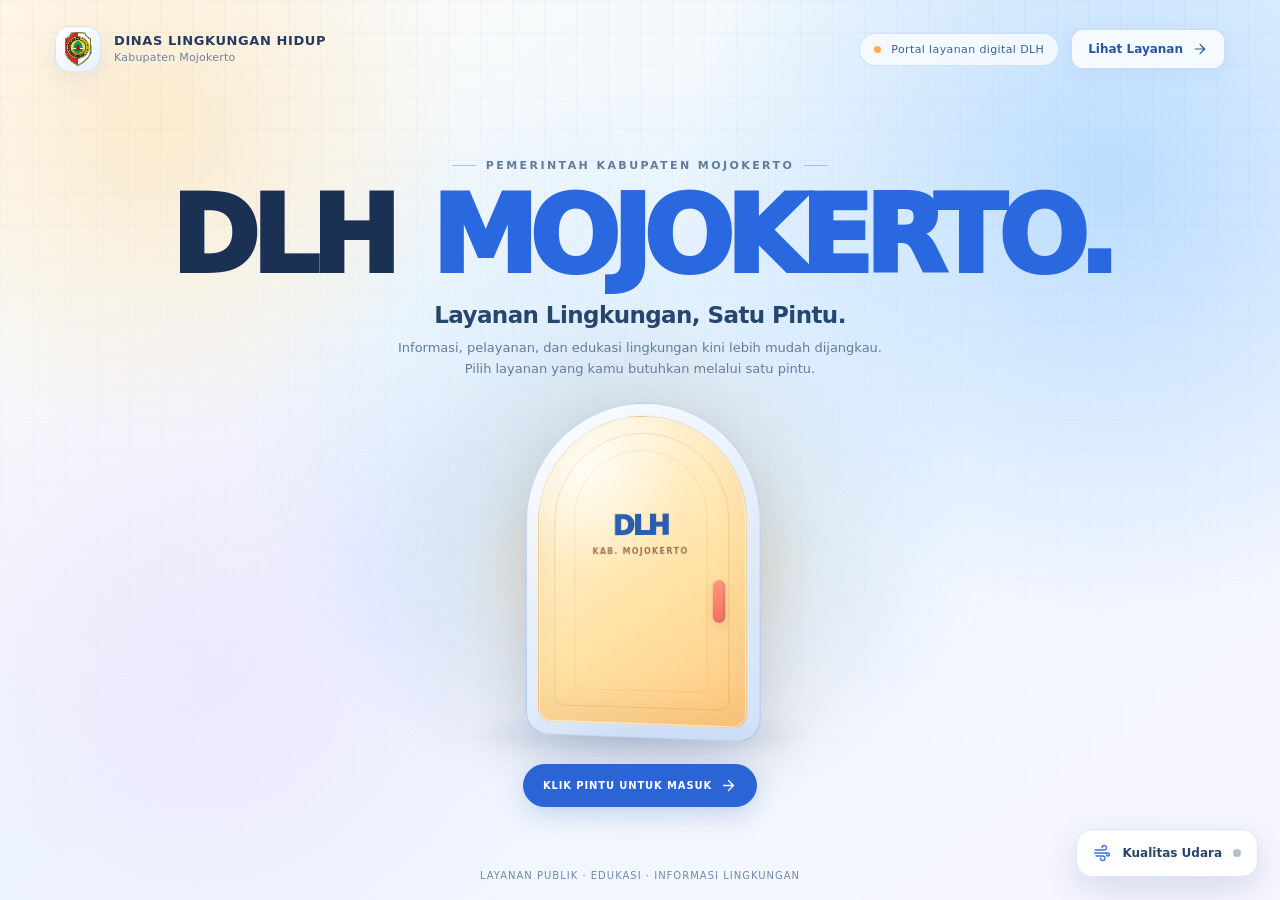
<file: index.html>
<!DOCTYPE html>
<html lang="id">
<head>
  <meta charset="UTF-8">
  <meta name="viewport" content="width=device-width, initial-scale=1.0">
  <meta name="theme-color" content="#eef6ff">
  <meta name="description" content="Portal layanan digital Dinas Lingkungan Hidup Kabupaten Mojokerto. Informasi magang, pengaduan, helpdesk, dan edukasi lingkungan dalam satu tempat.">
  <title>DLH Kabupaten Mojokerto — Layanan Lingkungan, Satu Pintu</title>
  <!-- Letakkan di folder yang sama dengan index asli, bersama logo.png dan halaman-halaman lokal. -->
  <link rel="icon" type="image/png" href="logo.png">
  <style>
    :root{
      color-scheme:dark;
      --bg:#06120e;--bg2:#0b241a;--surface:rgba(255,255,255,.062);
      --surface-strong:rgba(255,255,255,.09);--line:rgba(226,255,236,.12);
      --white:#f6fff8;--muted:#a9c3b3;--faint:#739687;
      --mint:#88e4ae;--mint-bright:#abf4c8;--gold:#eacb8d;
      --radius:26px;--shadow:0 28px 85px rgba(0,0,0,.34);
    }
    *,*::before,*::after{box-sizing:border-box}
    html{scroll-behavior:smooth}
    body{margin:0;min-height:100vh;color:var(--white);font-family:Inter,ui-sans-serif,system-ui,-apple-system,BlinkMacSystemFont,"Segoe UI",sans-serif;
      background:radial-gradient(circle at 50% -12%,rgba(112,218,156,.17),transparent 34%),
        radial-gradient(circle at 6% 35%,rgba(46,105,70,.19),transparent 28%),
        radial-gradient(circle at 91% 75%,rgba(48,104,74,.12),transparent 25%),
        linear-gradient(155deg,#071712 2%,#0b2018 56%,#040c09 100%);
      overflow-x:hidden}
    body::before{content:"";position:fixed;inset:0;pointer-events:none;z-index:0;
      background:linear-gradient(rgba(255,255,255,.017) 1px,transparent 1px),linear-gradient(90deg,rgba(255,255,255,.017) 1px,transparent 1px);
      background-size:34px 34px;mask-image:linear-gradient(to bottom,#000,transparent 94%)}
    [hidden]{display:none!important}
    a{color:inherit;text-decoration:none}
    button,input{font:inherit}
    button{color:inherit}
    button,a{-webkit-tap-highlight-color:transparent}
    button:focus-visible,a:focus-visible,input:focus-visible{outline:3px solid var(--mint);outline-offset:4px}
    .shell{width:min(1170px,calc(100% - 44px));margin-inline:auto;position:relative;z-index:1}
    .svg-icon{width:22px;height:22px;stroke:currentColor;stroke-width:1.8;fill:none;stroke-linecap:round;stroke-linejoin:round;flex:none}
    .brand{display:flex;align-items:center;gap:13px;min-width:0}
    .brand-logo{width:46px;height:46px;flex:none;position:relative;border-radius:15px;display:grid;place-items:center;overflow:hidden;
      background:linear-gradient(145deg,rgba(158,255,196,.16),rgba(255,255,255,.035));border:1px solid rgba(255,255,255,.16)}
    .brand-logo .fallback{font-size:13px;font-weight:900;letter-spacing:-.07em;color:var(--mint)}
    .brand-logo img{position:absolute;width:100%;height:100%;object-fit:contain;padding:5px;inset:0}
    .brand-text{display:flex;flex-direction:column;gap:3px;line-height:1.15}
    .brand-text strong{font-size:13px;letter-spacing:.045em;font-weight:850}
    .brand-text small{font-size:11px;letter-spacing:.02em;color:var(--muted)}
    .tagline-pill{display:inline-flex;align-items:center;gap:10px;padding:9px 14px;border:1px solid var(--line);border-radius:100px;
      color:#bdd6c8;background:rgba(255,255,255,.035);font-size:11px;letter-spacing:.035em;backdrop-filter:blur(12px)}
    .live-dot{width:7px;height:7px;display:inline-block;border-radius:100%;background:var(--mint);box-shadow:0 0 14px rgba(130,238,174,.65)}
    /* INTRO: identitas visual BERANDA — panggung gelap, pintu tiga dimensi. */
    .intro{min-height:100vh;min-height:100dvh;display:flex;flex-direction:column;position:relative;isolation:isolate}
    .intro::after{content:"";position:absolute;z-index:-1;pointer-events:none;inset:0;
      background:radial-gradient(circle at 50% 64%,rgba(195,229,187,.065),transparent 30%)}
    .intro-top{width:min(1170px,calc(100% - 44px));margin:0 auto;padding-top:26px;display:flex;align-items:center;justify-content:space-between;gap:12px}
    .header-actions{display:flex;align-items:center;gap:12px}
    .outline-small{min-height:40px;padding:0 16px;display:inline-flex;align-items:center;gap:9px;border:1px solid rgba(255,255,255,.19);
      border-radius:12px;background:rgba(255,255,255,.04);font-weight:700;font-size:12px;cursor:pointer;transition:background .2s}
    .outline-small:hover{background:rgba(255,255,255,.1)}
    .intro-inner{flex:1;display:flex;flex-direction:column;align-items:center;justify-content:center;text-align:center;
      padding:30px 20px 36px;min-height:0;position:relative}
    .overline{display:inline-flex;align-items:center;gap:10px;margin:0 0 15px;text-transform:uppercase;letter-spacing:.22em;
      font-size:11px;font-weight:700;color:var(--muted)}
    .overline::before,.overline::after{content:"";height:1px;width:24px;background:rgba(136,228,174,.55)}
    .hero-title{font-size:clamp(48px,8.3vw,112px);font-weight:950;letter-spacing:-.075em;line-height:.94;margin:0;text-wrap:balance}
    .hero-title span{color:var(--mint);text-shadow:0 0 52px rgba(89,217,143,.14);display:inline-block;margin-left:.10em}
    .hero-sub{font-size:clamp(16px,2.2vw,23px);font-weight:650;letter-spacing:-.025em;margin:15px 0 0}
    .hero-description{font-size:13px;color:var(--muted);line-height:1.65;max-width:490px;margin:9px 0 0}
    .door-zone{position:relative;display:grid;place-items:center;width:min(470px,100%);height:clamp(300px,42vh,400px);margin-top:2px;perspective:900px}
    .spotlight{position:absolute;inset:-16% -24%;background:radial-gradient(ellipse at center,rgba(243,225,176,.14),transparent 60%);filter:blur(15px);
      pointer-events:none;animation:halo-breathe 5s ease-in-out infinite}
    .door-floor{position:absolute;width:75%;height:50px;bottom:0;background:radial-gradient(ellipse at center,rgba(0,0,0,.72),transparent 70%);filter:blur(5px)}
    .door-button{position:relative;border:0;outline:0;background:none;padding:0;cursor:pointer;z-index:1;transform-style:preserve-3d;perspective:900px}
    .door-frame{width:clamp(184px,25vw,236px);height:clamp(260px,34vw,335px);padding:12px;border-radius:125px 125px 24px 24px;
      border:1px solid rgba(255,255,255,.28);background:linear-gradient(140deg,rgba(255,255,255,.30),rgba(255,255,255,.075));
      backdrop-filter:blur(9px);box-shadow:0 27px 80px rgba(0,0,0,.42),0 0 50px rgba(233,214,160,.045),inset 0 1px 0 rgba(255,255,255,.19);
      transform:rotateY(-6deg);transition:transform .44s ease,box-shadow .44s ease;transform-style:preserve-3d}
    .door-button:hover .door-frame{transform:rotateY(-1deg) translateY(-7px) scale(1.014);box-shadow:0 33px 85px rgba(0,0,0,.5),0 0 60px rgba(233,214,160,.085)}
    .door-panel{height:100%;width:100%;position:relative;overflow:hidden;border-radius:115px 115px 16px 16px;
      border:1px solid rgba(115,91,54,.19);
      background:radial-gradient(circle at 27% 17%,rgba(255,255,255,.60),transparent 30%),linear-gradient(145deg,#f5efdf,#e8dac0 55%,#c7af87);
      box-shadow:inset 0 0 0 1px rgba(255,255,255,.20),inset 0 -18px 33px rgba(87,66,32,.14);transform-origin:left center;
      transition:transform .68s cubic-bezier(.19,.9,.23,1),box-shadow .35s}
    .door-panel::before{content:"";position:absolute;inset:16px;border:1px solid rgba(122,91,50,.19);border-radius:105px 105px 11px 11px}
    .door-panel::after{content:"";position:absolute;inset:33px 37px;border:1px solid rgba(122,91,50,.14);border-radius:87px 87px 9px 9px}
    .door-monogram{position:absolute;top:38%;left:50%;transform:translate(-50%,-50%);z-index:1;color:#4a664c;text-align:center;
      font-size:27px;font-weight:950;letter-spacing:-.08em;line-height:1}
    .door-monogram small{font-size:8px;letter-spacing:.16em;display:block;margin-top:9px;color:#7f816e;font-weight:750;white-space:nowrap}
    .door-handle{position:absolute;right:20px;top:53%;height:42px;width:12px;border-radius:100px;
      background:linear-gradient(#dcb674,#8d6526);box-shadow:inset -2px 0 2px rgba(78,51,10,.27),0 5px 12px rgba(68,46,22,.24)}
    .door-button.opening .door-panel{transform:rotateY(-72deg)}
    .door-button.opening .door-frame{transform:translateY(-5px) scale(1.055)}
    .door-hint{border:0;background:none;color:var(--muted);font-weight:700;letter-spacing:.15em;text-transform:uppercase;
      display:flex;align-items:center;gap:8px;cursor:pointer;font-size:10px;margin-top:0;padding:12px;animation:hint-fade 2.8s ease-in-out infinite}
    .door-hint .svg-icon{width:17px;height:17px}
    .intro-bottom{position:absolute;bottom:19px;left:50%;transform:translateX(-50%);width:max-content;max-width:90vw;font-size:10px;letter-spacing:.1em;
      text-transform:uppercase;color:#688979}
    @keyframes halo-breathe{50%{opacity:.65;transform:scale(1.08)}}
    @keyframes hint-fade{50%{opacity:.56}}
    @keyframes reveal{from{opacity:0;transform:translateY(14px)}to{opacity:1;transform:translateY(0)}}
    .intro-inner>*{animation:reveal .7s both}
    .intro-inner>*:nth-child(2){animation-delay:.08s}.intro-inner>*:nth-child(3){animation-delay:.14s}
    .intro-inner>*:nth-child(4){animation-delay:.2s}.intro-inner>*:nth-child(5){animation-delay:.28s}
    /* PORTAL */
    .portal{min-height:100vh;animation:portal-in .48s both;padding-bottom:28px}
    @keyframes portal-in{from{opacity:0;transform:scale(.987)}to{opacity:1;transform:scale(1)}}
    .portal-header{padding:28px 0;display:flex;align-items:center;justify-content:space-between;gap:20px;border-bottom:1px solid var(--line)}
    .portal-header-tools{display:flex;align-items:center;gap:10px}
    .back-btn{display:inline-flex;align-items:center;gap:9px;padding:12px 16px;border-radius:14px;border:1px solid var(--line);
      background:var(--surface);color:var(--white);font-size:12px;font-weight:750;cursor:pointer;transition:background .2s}
    .back-btn:hover{background:var(--surface-strong)}
    .back-btn .svg-icon{width:18px;height:18px}
    .section-head{padding:49px 0 26px;display:flex;justify-content:space-between;align-items:flex-end;gap:22px}
    .mini-eyebrow{font-size:11px;text-transform:uppercase;letter-spacing:.19em;font-weight:800;color:var(--mint)}
    .section-head h2{margin:12px 0 10px;font-size:clamp(37px,5.5vw,66px);font-weight:880;letter-spacing:-.065em;line-height:1.02}
    .section-head h2 span{color:var(--mint)}
    .section-head p{max-width:620px;color:var(--muted);line-height:1.65;font-size:14px;margin:0}
    .count-pill{align-self:end;margin-bottom:3px;white-space:nowrap;color:#c5e2d1;background:rgba(142,230,179,.075);
      border:1px solid rgba(142,230,179,.17);padding:12px 16px;border-radius:14px;font-size:12px;font-weight:750}
    .toolbar{display:flex;align-items:center;justify-content:space-between;gap:15px;flex-wrap:wrap;margin:8px 0 34px}
    .search-wrap{position:relative;flex:1;min-width:220px;max-width:380px}
    .search-wrap .svg-icon{position:absolute;top:50%;left:15px;transform:translateY(-50%);color:var(--muted);width:19px;height:19px}
    .search{width:100%;min-height:48px;border:1px solid var(--line);border-radius:14px;padding:10px 14px 10px 45px;
      background:rgba(255,255,255,.045);color:var(--white);outline:none}
    .search::placeholder{color:#7e998d}
    .search:focus{border-color:rgba(138,234,180,.54);box-shadow:0 0 0 3px rgba(138,234,180,.10)}
    .filter-list{display:flex;gap:7px;flex-wrap:wrap}
    .filter{min-height:42px;padding:0 14px;border-radius:12px;border:1px solid var(--line);background:rgba(255,255,255,.035);
      color:#a9c3b3;font-size:12px;font-weight:720;cursor:pointer;transition:background .2s,transform .2s,color .2s}
    .filter:hover{color:var(--white);background:rgba(255,255,255,.09)}
    .filter[aria-pressed="true"]{background:var(--mint);color:#0a2116;border-color:transparent;box-shadow:0 5px 26px rgba(136,228,174,.13)}
    .group{margin:0 0 36px}
    .group-heading{display:flex;align-items:center;gap:14px;margin:0 0 15px}
    .group-heading h3{font-size:13px;font-weight:820;letter-spacing:.09em;text-transform:uppercase;white-space:nowrap;color:#c1d9c8;margin:0}
    .group-heading::after{content:"";height:1px;background:var(--line);flex:1}
    .cards{display:grid;grid-template-columns:repeat(3,minmax(0,1fr));gap:16px}
    .service-card{--card-accent:var(--mint);display:flex;flex-direction:column;min-height:238px;padding:24px;border-radius:24px;
      position:relative;isolation:isolate;overflow:hidden;
      border:1px solid var(--line);background:linear-gradient(145deg,rgba(255,255,255,.089),rgba(255,255,255,.028));
      box-shadow:inset 0 1px 0 rgba(255,255,255,.045);transition:transform .25s,border-color .25s,box-shadow .25s}
    .service-card::before{content:"";position:absolute;z-index:-1;width:200px;height:200px;border-radius:50%;right:-110px;top:-130px;
      background:radial-gradient(circle,color-mix(in srgb,var(--card-accent) 20%,transparent),transparent 70%);transition:transform .3s}
    .service-card:hover{transform:translateY(-5px);border-color:rgba(180,255,208,.35);box-shadow:0 18px 48px rgba(0,0,0,.17)}
    .service-card:hover::before{transform:scale(1.5)}
    .service-card:focus-visible{outline-offset:2px}
    .service-card[data-category="formulir"]{--card-accent:#94c5ff}
    .service-card[data-category="helpdesk"]{--card-accent:#9be6c4}
    .service-card[data-category="edukasi"]{--card-accent:#eccb8b}
    .service-card[data-category="lokasi"]{--card-accent:#e9b8a0}
    .card-top{display:flex;align-items:flex-start;justify-content:space-between;gap:14px;margin-bottom:19px}
    .card-icon{width:52px;height:52px;border-radius:17px;display:grid;place-items:center;
      background:color-mix(in srgb,var(--card-accent) 12%,transparent);border:1px solid color-mix(in srgb,var(--card-accent) 24%,transparent);color:var(--card-accent)}
    .card-icon .svg-icon{width:26px;height:26px;stroke-width:1.7}
    .card-tag{color:#b6cfc0;border:1px solid rgba(255,255,255,.09);background:rgba(255,255,255,.045);
      border-radius:100px;padding:7px 10px;font-size:10px;letter-spacing:.02em;font-weight:750}
    .service-card h4{font-size:19px;font-weight:840;letter-spacing:-.035em;line-height:1.2;margin:0 0 9px}
    .service-card p{font-size:12.5px;line-height:1.62;color:var(--muted);margin:0 0 23px;flex:1}
    .card-bottom{display:flex;align-items:center;justify-content:space-between;gap:8px;border-top:1px solid rgba(255,255,255,.085);
      padding-top:15px;color:#d9f3e4;font-size:12px;font-weight:760}
    .card-bottom .svg-icon{width:19px;height:19px;color:var(--card-accent);transition:transform .2s}
    .service-card:hover .card-bottom .svg-icon{transform:translate(3px,-3px)}
    .empty-state{border:1px dashed rgba(255,255,255,.2);border-radius:20px;text-align:center;padding:52px 18px;color:var(--muted)}
    .empty-state strong{display:block;color:var(--white);font-size:17px;margin:0 0 8px}
    .footer{display:flex;justify-content:space-between;gap:12px;border-top:1px solid var(--line);padding:20px 0 0;color:#79988a;font-size:11px;line-height:1.6}
    .footer span:last-child{text-align:right}
    /* WIDGET KUALITAS UDARA: mempertahankan API dari landing page asli. */
    .aqi-fab{position:fixed;z-index:30;right:22px;bottom:23px;min-height:48px;border:1px solid rgba(207,255,227,.19);
      background:rgba(20,52,38,.94);backdrop-filter:blur(18px);color:var(--white);border-radius:16px;
      padding:0 16px;display:flex;align-items:center;gap:11px;box-shadow:0 15px 40px rgba(0,0,0,.32);
      font-weight:770;font-size:12px;cursor:pointer;transition:transform .2s,background .2s}
    .aqi-fab:hover{background:rgba(33,73,52,.98);transform:translateY(-2px)}
    .aqi-fab .svg-icon{width:18px;height:18px;color:var(--mint)}
    .aqi-dot{width:8px;height:8px;border-radius:50%;background:#8a9d90}
    .aqi-dot.loaded{background:var(--aqi-color,#8a9d90);box-shadow:0 0 12px var(--aqi-color,#8a9d90)}
    .aqi-panel{position:fixed;z-index:31;right:22px;bottom:82px;width:min(355px,calc(100vw - 32px));max-height:calc(100dvh - 110px);overflow:auto;
      background:linear-gradient(152deg,#1a3528,#102219);border:1px solid rgba(214,255,228,.18);border-radius:24px;
      padding:24px;box-shadow:0 25px 65px rgba(0,0,0,.50),inset 0 1px 0 rgba(255,255,255,.05);animation:reveal .2s both}
    .aqi-top{display:flex;align-items:flex-start;justify-content:space-between;gap:12px}
    .aqi-label{margin:0;color:var(--mint);text-transform:uppercase;letter-spacing:.13em;font-weight:840;font-size:10px}
    .aqi-top h3{font-size:21px;letter-spacing:-.045em;margin:5px 0 2px}
    .aqi-close{width:32px;height:32px;border:1px solid rgba(255,255,255,.13);border-radius:10px;cursor:pointer;
      background:rgba(255,255,255,.05);display:grid;place-items:center;font-size:18px}
    .aqi-station{color:var(--muted);margin:15px 0 10px;font-size:12px;line-height:1.55;overflow-wrap:anywhere}
    .aqi-reading{display:flex;align-items:center;gap:15px;margin:0 0 6px}
    .aqi-number{font-size:61px;font-weight:880;line-height:1;letter-spacing:-.07em}
    .aqi-level{background:var(--aqi-color,#64796c);padding:7px 10px;border-radius:10px;font-size:11px;font-weight:800;color:#fff}
    .aqi-update{font-size:11px;color:var(--muted);margin:12px 0 0}
    .aqi-note{font-size:11px;color:#79998a;border-top:1px solid rgba(255,255,255,.09);margin:16px 0 0;padding-top:14px;line-height:1.6}
    .aqi-loading,.aqi-error{font-size:13px;color:var(--muted);margin:22px 0;line-height:1.6}
    .aqi-retry{border:1px solid var(--line);background:rgba(255,255,255,.07);border-radius:10px;padding:9px 14px;font-size:12px;cursor:pointer}
    @media(max-width:920px){.cards{grid-template-columns:repeat(2,minmax(0,1fr))}.toolbar{align-items:stretch}.search-wrap{max-width:none;width:100%;flex-basis:100%}.filter-list{flex:1}}
    @media(max-width:620px){
      .shell{width:min(100% - 32px,1170px)}.intro-top{width:calc(100% - 32px);padding-top:19px}
      .brand-logo{width:40px;height:40px;border-radius:12px}.brand-text strong{font-size:11px}.brand-text small{font-size:10px}
      .tagline-pill{display:none}.intro-inner{padding:24px 16px 46px;justify-content:center}
      .overline{font-size:9px;letter-spacing:.14em;margin-bottom:17px}.overline::before,.overline::after{width:13px}
      .hero-title{font-size:clamp(48px,13vw,72px);line-height:1;letter-spacing:-.073em}.hero-title span{margin-left:0}
      .hero-sub{font-size:17px;margin-top:17px}.hero-description{font-size:12px;max-width:330px}
      .door-zone{height:clamp(285px,43vh,360px);margin-top:0}.door-frame{width:190px;height:274px}
      .door-hint{margin-top:-5px}.intro-bottom{display:none}
      .portal-header{padding:18px 0}.portal-header .brand-text small{font-size:9px}.back-btn{padding:11px 13px;font-size:11px}
      .section-head{padding:35px 0 26px;align-items:flex-start;flex-direction:column;gap:16px}
      .section-head h2{font-size:44px}.section-head p{font-size:13px}.count-pill{margin:0}
      .toolbar{margin-bottom:31px}.filter-list{flex-wrap:nowrap;overflow-x:auto;padding-bottom:6px;scrollbar-width:thin}
      .filter{flex:none;min-height:40px;padding:0 12px}.cards{grid-template-columns:1fr;gap:12px}
      .service-card{min-height:213px;padding:20px;border-radius:21px}.group{margin-bottom:31px}
      .footer{flex-direction:column;gap:4px;padding-bottom:60px}.footer span:last-child{text-align:left}
      .aqi-fab{right:14px;bottom:14px;border-radius:14px;padding:0 13px;min-height:46px}
      .aqi-panel{right:14px;bottom:70px;padding:20px}
    }
    @media(max-height:650px) and (min-width:621px){
      .intro-inner{padding:10px 15px}.intro-top{padding-top:14px}.overline{margin-bottom:7px}
      .hero-title{font-size:clamp(43px,7vw,78px)}.hero-sub{margin-top:7px}.hero-description{margin-top:4px}
      .door-zone{height:270px}.door-frame{width:170px;height:242px}.door-hint{padding:3px}
    }
    @media(prefers-reduced-motion:reduce){*,*::before,*::after{animation-duration:.01ms!important;transition-duration:.01ms!important;scroll-behavior:auto!important}}

    /* ===== TEMA CERAH UNTUK LAYANAN PUBLIK =====
       Menimpa warna tema internal gelap tanpa mengubah alur/tautan/aplikasi. */
    :root{
      color-scheme:light;
      --bg:#f4f9ff;
      --bg2:#fefcff;
      --surface:rgba(255,255,255,.82);
      --surface-strong:#fff;
      --line:rgba(48,81,134,.14);
      --white:#182b4a;
      --muted:#5e718a;
      --faint:#7386a2;
      --mint:#255fd3;
      --mint-bright:#407bef;
      --gold:#ffbd62;
      --shadow:0 25px 60px rgba(46,83,141,.13);
    }
    body{
      background:
        radial-gradient(circle at 12% 14%,rgba(255,210,137,.38) 0,transparent 23%),
        radial-gradient(circle at 87% 20%,rgba(131,190,255,.47) 0,transparent 33%),
        radial-gradient(circle at 16% 74%,rgba(235,205,255,.36) 0,transparent 30%),
        linear-gradient(145deg,#fffcf7 0%,#edf7ff 48%,#f8f6ff 100%);
    }
    body::before{
      background:linear-gradient(rgba(39,107,187,.034) 1px,transparent 1px),
        linear-gradient(90deg,rgba(39,107,187,.034) 1px,transparent 1px);
      background-size:32px 32px;
      mask-image:linear-gradient(to bottom,#000,transparent 92%);
    }
    button:focus-visible,a:focus-visible,input:focus-visible{outline-color:#2365d7}
    .brand-logo{
      background:linear-gradient(145deg,#fff,#e6f1ff);
      border:1px solid rgba(72,115,177,.15);
      box-shadow:0 7px 21px rgba(55,112,178,.10);
    }
    .brand-logo .fallback{color:#245dc5}
    .brand-text strong{color:#253b60}
    .brand-text small{color:#70829c}
    .tagline-pill{color:#3a5f9d;background:rgba(255,255,255,.72);border-color:rgba(49,103,183,.17)}
    .live-dot{background:#ffad52;box-shadow:0 0 13px rgba(255,183,81,.38)}
    .outline-small{color:#2456ac;background:rgba(255,255,255,.8);border-color:rgba(45,95,175,.2);box-shadow:0 5px 20px rgba(39,91,164,.06)}
    .outline-small:hover{background:#fff;border-color:rgba(45,95,175,.4)}
    .intro{overflow:hidden}
    .intro::after{background:
      radial-gradient(circle at 50% 63%,rgba(255,195,98,.20),transparent 33%),
      radial-gradient(circle at 47% 47%,rgba(128,190,255,.20),transparent 44%)}
    .overline{color:#617a9e}
    .overline::before,.overline::after{background:rgba(48,103,186,.34)}
    .hero-title{color:#1b3154}
    .hero-title span{color:#2a68df;text-shadow:none}
    .hero-sub{color:#27466d}
    .hero-description{color:#647b98}
    .spotlight{background:radial-gradient(ellipse at center,rgba(255,202,111,.36),rgba(144,199,255,.13) 35%,transparent 68%)}
    .door-floor{background:radial-gradient(ellipse at center,rgba(69,102,156,.25),transparent 71%)}
    .door-frame{
      border:1px solid rgba(71,119,201,.29);
      background:linear-gradient(145deg,rgba(255,255,255,.95),rgba(190,217,255,.55));
      box-shadow:0 22px 55px rgba(48,100,178,.20),0 0 65px rgba(255,188,109,.18),inset 0 1px 0 rgba(255,255,255,.9);
    }
    .door-button:hover .door-frame{box-shadow:0 28px 65px rgba(48,100,178,.25),0 0 70px rgba(255,188,109,.22)}
    .door-panel{
      border:1px solid rgba(177,122,48,.22);
      background:radial-gradient(circle at 25% 17%,rgba(255,255,255,.74),transparent 34%),
        linear-gradient(145deg,#fff9e8 0%,#ffe3a6 58%,#ffc980 100%);
      box-shadow:inset 0 0 0 1px rgba(255,255,255,.57),inset 0 -18px 33px rgba(158,102,32,.10);
    }
    .door-panel::before{border-color:rgba(184,121,49,.20)}
    .door-panel::after{border-color:rgba(184,121,49,.12)}
    .door-monogram{color:#2a5dae}
    .door-monogram small{color:#9b7354}
    .door-handle{background:linear-gradient(#ff987e,#ef6e63);box-shadow:inset -2px 0 2px rgba(122,55,41,.13),0 5px 12px rgba(202,103,70,.22)}
    .door-hint{
      color:white;background:#2b65d5;border:1px solid #2b65d5;border-radius:999px;
      box-shadow:0 9px 24px rgba(42,100,201,.20);
      padding:12px 19px;letter-spacing:.085em;margin-top:4px;
    }
    .door-hint:hover{background:#174eae;transform:translateY(-2px)}
    .intro-bottom{color:#7289a9}
    .back-btn{background:#fff;border-color:rgba(57,109,175,.2);box-shadow:0 7px 20px rgba(44,95,170,.07)}
    .back-btn:hover{background:#eaf3ff}
    .mini-eyebrow{color:#376cc7}
    .section-head h2,.section-head h2 span{color:#213a65}
    .section-head h2 span{color:#2f6dde}
    .section-head p{color:#627792}
    .count-pill{color:#2555a9;background:#e7f0ff;border-color:#c8dcff}
    .search{background:#fff;color:#263c5b;border:1px solid rgba(64,110,176,.2);box-shadow:0 5px 15px rgba(63,110,179,.05)}
    .search::placeholder{color:#91a2b8}
    .search:focus{border-color:#487ee1;box-shadow:0 0 0 4px rgba(71,126,225,.11)}
    .filter{color:#526d93;background:rgba(255,255,255,.79);border-color:rgba(61,111,180,.16)}
    .filter:hover{color:#2457a5;background:#e6f1ff}
    .filter[aria-pressed="true"]{background:#2a65d2;border-color:#2a65d2;color:#fff;box-shadow:0 5px 21px rgba(36,96,204,.2)}
    .group-heading h3{color:#4a668b}
    .service-card{
      background:linear-gradient(151deg,#fff 0%,#fbfdff 100%);
      border:1px solid rgba(69,112,168,.17);
      box-shadow:0 8px 22px rgba(47,91,147,.065),inset 0 1px 0 #fff;
    }
    .service-card:hover{border-color:#b4cdf9;box-shadow:0 20px 40px rgba(62,112,173,.14)}
    .service-card[data-category="formulir"]{--card-accent:#346ed7}
    .service-card[data-category="helpdesk"]{--card-accent:#b85bd8}
    .service-card[data-category="edukasi"]{--card-accent:#ed9c30}
    .service-card[data-category="lokasi"]{--card-accent:#ed765f}
    .card-icon{background:color-mix(in srgb,var(--card-accent) 12%,white);border:1px solid color-mix(in srgb,var(--card-accent) 16%,white)}
    .card-tag{color:#59728f;background:#f1f6fe;border:1px solid #e3ebf8}
    .service-card h4{color:#203b61}
    .service-card p{color:#687c94}
    .card-bottom{color:#2457ad;border-top-color:#e7eff8}
    .empty-state{background:#fff;border:1px dashed #bed0e9}
    .empty-state strong{color:#203b61}
    .footer{color:#778aa3}
    .aqi-fab{background:#fff;border:1px solid #dbe6f5;color:#27446b;box-shadow:0 12px 34px rgba(45,85,143,.17)}
    .aqi-fab:hover{background:#f0f6ff}
    .aqi-fab .svg-icon{color:#3975dc}
    .aqi-dot{background:#b0bfd0}
    .aqi-panel{background:linear-gradient(151deg,#fff,#f4f8ff);border:1px solid #dbe5f4;box-shadow:0 22px 58px rgba(57,91,147,.20)}
    .aqi-top h3{color:#213b60}
    .aqi-label{color:#3571d0}
    .aqi-close{background:#eaf2ff;border-color:#d8e6fc;color:#38639b}
    .aqi-station,.aqi-loading,.aqi-error{color:#617894}
    .aqi-number{color:#1c375c}
    .aqi-update{color:#70839a}
    .aqi-note{color:#778ca6;border-top-color:#e3ecf8}
    .aqi-retry{background:#eaf2ff;border-color:#d0e1f8;color:#24549c}
    @media(max-width:620px){
      .door-hint{font-size:10px;padding:11px 15px}
      .aqi-fab{right:14px;bottom:14px}
      .aqi-panel{right:14px;bottom:70px}
    }
  </style>
</head>
<body>
  <!-- Ikon inline: tetap tampil tanpa Font Awesome dan internet. -->
  <svg xmlns="http://www.w3.org/2000/svg" aria-hidden="true" style="position:absolute;width:0;height:0;overflow:hidden">
    <symbol id="i-arrow-up-right" viewBox="0 0 24 24"><path d="M7 17 17 7M7 7h10v10"/></symbol>
    <symbol id="i-arrow-right" viewBox="0 0 24 24"><path d="M5 12h14m-7-7 7 7-7 7"/></symbol>
    <symbol id="i-arrow-left" viewBox="0 0 24 24"><path d="M19 12H5m7 7-7-7 7-7"/></symbol>
    <symbol id="i-file" viewBox="0 0 24 24"><path d="M14 2H6a2 2 0 0 0-2 2v16a2 2 0 0 0 2 2h12a2 2 0 0 0 2-2V8Z"/><path d="M14 2v6h6M8 13h8M8 17h6"/></symbol>
    <symbol id="i-alert" viewBox="0 0 24 24"><path d="m10.3 3.9-8.2 14A2 2 0 0 0 3.8 21h16.4a2 2 0 0 0 1.7-3.1l-8.2-14a2 2 0 0 0-3.4 0Z"/><path d="M12 9v4m0 4h.01"/></symbol>
    <symbol id="i-headset" viewBox="0 0 24 24"><path d="M3 14v-3a9 9 0 0 1 18 0v3M5 14h2v6H5a2 2 0 0 1-2-2v-2a2 2 0 0 1 2-2ZM17 14h2a2 2 0 0 1 2 2v2a2 2 0 0 1-2 2h-2v-6ZM21 18c0 3-3 4-6 4h-2"/></symbol>
    <symbol id="i-recycle" viewBox="0 0 24 24"><path d="m7 7 2-4h5l2 4M8 3l2 4H6M19 10l3 4-3 4h-5M22 14h-5l2-4M9 21H5l-3-5 3-4M5 21l2-5H2"/></symbol>
    <symbol id="i-hourglass" viewBox="0 0 24 24"><path d="M6 2h12M6 22h12M7 2v5a5 5 0 0 0 2 4l3 1 3-1a5 5 0 0 0 2-4V2M7 22v-5a5 5 0 0 1 2-4l3-1 3 1a5 5 0 0 1 2 4v5"/></symbol>
    <symbol id="i-tree" viewBox="0 0 24 24"><path d="m12 3-6 8h3l-5 7h16l-5-7h3l-6-8ZM12 18v4"/></symbol>
    <symbol id="i-pin" viewBox="0 0 24 24"><path d="M20 10c0 5-8 12-8 12S4 15 4 10a8 8 0 1 1 16 0Z"/><circle cx="12" cy="10" r="2.5"/></symbol>
    <symbol id="i-search" viewBox="0 0 24 24"><circle cx="10.8" cy="10.8" r="7.5"/><path d="m16.5 16.5 5 5"/></symbol>
    <symbol id="i-wind" viewBox="0 0 24 24"><path d="M3 8h12a3 3 0 1 0-3-3M2 12h18a2 2 0 1 1-2 2M4 16h9a3 3 0 1 1-3 3"/></symbol>
  </svg>

  <section id="intro" class="intro" aria-label="Pintu masuk layanan DLH">
    <header class="intro-top">
      <div class="brand">
        <div class="brand-logo"><span class="fallback">DLH</span><img src="logo.png" alt="" data-logo></div>
        <span class="brand-text"><strong>DINAS LINGKUNGAN HIDUP</strong><small>Kabupaten Mojokerto</small></span>
      </div>
      <div class="header-actions">
        <span class="tagline-pill"><span class="live-dot"></span> Portal layanan digital DLH</span>
        <a class="outline-small" href="#layanan">Lihat Layanan <svg class="svg-icon" style="width:16px;height:16px"><use href="#i-arrow-right"/></svg></a>
      </div>
    </header>
    <main class="intro-inner">
      <p class="overline">Pemerintah Kabupaten Mojokerto</p>
      <h1 class="hero-title">DLH <span>MOJOKERTO.</span></h1>
      <p class="hero-sub">Layanan Lingkungan, Satu Pintu.</p>
      <p class="hero-description">Informasi, pelayanan, dan edukasi lingkungan kini lebih mudah dijangkau. Pilih layanan yang kamu butuhkan melalui satu pintu.</p>
      <div class="door-zone">
        <div class="spotlight" aria-hidden="true"></div><div class="door-floor" aria-hidden="true"></div>
        <button type="button" class="door-button" id="doorButton" aria-label="Klik pintu untuk masuk ke layanan DLH">
          <div class="door-frame"><div class="door-panel"><div class="door-monogram">DLH<small>KAB. MOJOKERTO</small></div><div class="door-handle"></div></div></div>
        </button>
      </div>
      <button type="button" class="door-hint" id="enterButton">Klik pintu untuk masuk <svg class="svg-icon"><use href="#i-arrow-right"/></svg></button>
    </main>
    <span class="intro-bottom">Layanan Publik · Edukasi · Informasi Lingkungan</span>
  </section>

  <main id="layanan" class="portal" hidden>
    <div class="shell">
      <header class="portal-header">
        <div class="brand">
          <div class="brand-logo"><span class="fallback">DLH</span><img src="logo.png" alt="" data-logo></div>
          <span class="brand-text"><strong>DINAS LINGKUNGAN HIDUP</strong><small>Kabupaten Mojokerto</small></span>
        </div>
        <div class="portal-header-tools"><button class="back-btn" id="backButton" type="button">
          <svg class="svg-icon"><use href="#i-arrow-left"/></svg> Kembali</button></div>
      </header>
      <section class="section-head" aria-labelledby="servicesTitle">
        <div>
          <span class="mini-eyebrow">PORTAL LAYANAN DLH KABUPATEN MOJOKERTO</span>
          <h2 id="servicesTitle" tabindex="-1">Pilih <span>layananmu.</span></h2>
          <p>Satu tempat untuk mengakses layanan, menghubungi bidang terkait, dan belajar menjaga lingkungan. Langsung pilih yang kamu perlukan.</p>
        </div>
        <span class="count-pill" id="serviceCount" aria-live="polite">7 layanan tersedia</span>
      </section>
      <nav class="toolbar" aria-label="Cari dan saring layanan">
        <div class="search-wrap">
          <svg class="svg-icon" aria-hidden="true"><use href="#i-search"/></svg>
          <input class="search" id="searchInput" type="search" placeholder="Cari layanan, misalnya magang..." autocomplete="off" aria-label="Cari layanan">
        </div>
        <div class="filter-list" id="filters" role="group" aria-label="Kategori layanan">
          <button class="filter" type="button" data-filter="semua" aria-pressed="true">Semua</button>
          <button class="filter" type="button" data-filter="formulir" aria-pressed="false">Formulir</button>
          <button class="filter" type="button" data-filter="helpdesk" aria-pressed="false">Helpdesk</button>
          <button class="filter" type="button" data-filter="edukasi" aria-pressed="false">Edukasi</button>
          <button class="filter" type="button" data-filter="lokasi" aria-pressed="false">Lokasi</button>
        </div>
      </nav>

      <section class="group" data-group aria-labelledby="group-formulir">
        <div class="group-heading"><h3 id="group-formulir">01 / Formulir Online</h3></div>
        <div class="cards">
          <a class="service-card" href="magang.html?v=2" data-category="formulir" data-search="semai pendaftaran magang mahasiswa siswa siswi pkl praktik kerja lapangan">
            <div class="card-top"><div class="card-icon"><svg class="svg-icon"><use href="#i-file"/></svg></div><span class="card-tag">Pendaftaran</span></div>
            <h4>SEMAI — Pendaftaran Magang</h4>
            <p>Sistem E-Magang &amp; Informasi bagi Mahasiswa dan Siswa/Siswi PKL.</p>
            <div class="card-bottom"><span>Buka formulir</span><svg class="svg-icon"><use href="#i-arrow-up-right"/></svg></div>
          </a>
          <a class="service-card" href="https://sambat-dlh.pages.dev/" target="_blank" rel="noopener noreferrer" data-category="formulir" data-search="pelaporan aduan pencemaran lingkungan pelanggaran aspirasi melalui SAMBAT EL">
            <div class="card-top"><div class="card-icon"><svg class="svg-icon"><use href="#i-alert"/></svg></div><span class="card-tag">Pengaduan</span></div>
            <h4>Pelaporan / Aduan</h4>
            <p>Saluran pengaduan dan pelaporan pencemaran lingkungan secara online.</p>
            <div class="card-bottom"><span>Buka layanan</span><svg class="svg-icon"><use href="#i-arrow-up-right"/></svg></div>
          </a>
        </div>
      </section>

      <section class="group" data-group aria-labelledby="group-helpdesk">
        <div class="group-heading"><h3 id="group-helpdesk">02 / Bantuan &amp; Informasi</h3></div>
        <div class="cards">
          <a class="service-card" href="helpdesk.html" data-category="helpdesk" data-search="hubungi bidang terkait bantuan helpdesk tata lingkungan persampahan penaatan lingkungan hidup uptd laboratorium">
            <div class="card-top"><div class="card-icon"><svg class="svg-icon"><use href="#i-headset"/></svg></div><span class="card-tag">Helpdesk</span></div>
            <h4>Hubungi Bidang Terkait</h4>
            <p>Tata Lingkungan, Persampahan, Penaatan Lingkungan Hidup, dan UPTD Laboratorium.</p>
            <div class="card-bottom"><span>Hubungi petugas</span><svg class="svg-icon"><use href="#i-arrow-up-right"/></svg></div>
          </a>
        </div>
      </section>

      <section class="group" data-group aria-labelledby="group-edukasi">
        <div class="group-heading"><h3 id="group-edukasi">03 / Games &amp; Edukasi</h3></div>
        <div class="cards">
          <a class="service-card" href="pilah-sampah.html" data-category="edukasi" data-search="pilah sampah game edukasi organik anorganik b3 memilih jenis sampah">
            <div class="card-top"><div class="card-icon"><svg class="svg-icon"><use href="#i-recycle"/></svg></div><span class="card-tag">Game Edukasi</span></div>
            <h4>Pilah Sampah</h4>
            <p>Belajar memilah sampah organik, anorganik, dan B3 lewat permainan interaktif.</p>
            <div class="card-bottom"><span>Mulai bermain</span><svg class="svg-icon"><use href="#i-arrow-up-right"/></svg></div>
          </a>
          <a class="service-card" href="kuis-terurai.html" data-category="edukasi" data-search="berapa lama terurai kuis waktu penguraian sampah alam edukasi permainan">
            <div class="card-top"><div class="card-icon"><svg class="svg-icon"><use href="#i-hourglass"/></svg></div><span class="card-tag">Kuis Interaktif</span></div>
            <h4>Berapa Lama Terurai?</h4>
            <p>Uji pengetahuanmu tentang berapa lama berbagai jenis sampah terurai di alam.</p>
            <div class="card-bottom"><span>Mulai kuis</span><svg class="svg-icon"><use href="#i-arrow-up-right"/></svg></div>
          </a>
          <a class="service-card" href="kalkulator-pohon.html" data-category="edukasi" data-search="berapa pohon yang kamu selamatkan kalkulator estimasi kontribusi kebiasaan sehari hari pohon lingkungan">
            <div class="card-top"><div class="card-icon"><svg class="svg-icon"><use href="#i-tree"/></svg></div><span class="card-tag">Kalkulator</span></div>
            <h4>Berapa Pohon yang Kamu Selamatkan?</h4>
            <p>Perkirakan kontribusi positif dari kebiasaan sehari-hari terhadap lingkungan.</p>
            <div class="card-bottom"><span>Coba kalkulator</span><svg class="svg-icon"><use href="#i-arrow-up-right"/></svg></div>
          </a>
        </div>
      </section>

      <section class="group" data-group aria-labelledby="group-lokasi">
        <div class="group-heading"><h3 id="group-lokasi">04 / Kunjungi Kami</h3></div>
        <div class="cards">
          <a class="service-card" href="https://maps.app.goo.gl/bSE29YEavGSSoaG5A" target="_blank" rel="noopener noreferrer" data-category="lokasi" data-search="lokasi kantor alamat dinas lingkungan hidup jl pemuda no 55b kecamatan mojosari kabupaten mojokerto peta maps">
            <div class="card-top"><div class="card-icon"><svg class="svg-icon"><use href="#i-pin"/></svg></div><span class="card-tag">Kantor DLH</span></div>
            <h4>Lokasi Kantor</h4>
            <p>Jl. Pemuda No. 55B, Kecamatan Mojosari, Kabupaten Mojokerto.</p>
            <div class="card-bottom"><span>Lihat di Google Maps</span><svg class="svg-icon"><use href="#i-arrow-up-right"/></svg></div>
          </a>
        </div>
      </section>

      <div class="empty-state" id="emptyState" hidden><strong>Layanan tidak ditemukan.</strong>Coba gunakan kata kunci atau kategori lain.</div>
      <footer class="footer"><span>© 2026 Dinas Lingkungan Hidup Kabupaten Mojokerto.</span><span>Untuk lingkungan yang lebih baik, dimulai dari sini.</span></footer>
    </div>
  </main>

  <button id="aqiFab" type="button" class="aqi-fab" aria-controls="aqiPanel" aria-expanded="false">
    <svg class="svg-icon" aria-hidden="true"><use href="#i-wind"/></svg><span>Kualitas Udara</span><span id="aqiDot" class="aqi-dot" aria-hidden="true"></span>
  </button>
  <aside id="aqiPanel" class="aqi-panel" aria-label="Informasi kualitas udara" hidden>
    <div class="aqi-top"><div><p class="aqi-label">Pemantauan udara</p><h3>Kualitas Udara</h3></div><button id="aqiClose" class="aqi-close" type="button" aria-label="Tutup panel kualitas udara">×</button></div>
    <div id="aqiContent" role="status" aria-live="polite"><p class="aqi-loading">Klik tombol kualitas udara untuk memuat data.</p></div>
    <p class="aqi-note">Sumber: WAQI / AQICN. Informasi mengikuti stasiun yang dipilih penyedia data dan tidak selalu mewakili kondisi seluruh Kabupaten Mojokerto.</p>
  </aside>

  <script>
    'use strict';
    // Konfigurasi widget WAQI, diambil dari landing page asli.
    // Token ini akan terlihat publik jika dipasang pada situs statis; gunakan proxy server jika ingin merahasiakannya.
    const AQI_TOKEN = '57b91b455311af18d3c76b31ebcbcc2030d7b4e2';
    const AQI_LAT = -7.5333;
    const AQI_LON = 112.4500;

    // Fallback logo jika logo.png belum ada di folder yang sama.
    document.querySelectorAll('img[data-logo]').forEach(img => {
      img.addEventListener('error', () => { img.hidden = true; });
      if (img.complete && img.naturalWidth === 0) img.hidden = true;
    });

    const intro = document.getElementById('intro');
    const portal = document.getElementById('layanan');
    const doorButton = document.getElementById('doorButton');
    let isOpening = false;
    const prefersReducedMotion = window.matchMedia('(prefers-reduced-motion: reduce)').matches;

    function showView(){
      const showPortal = window.location.hash === '#layanan';
      intro.hidden = showPortal;
      portal.hidden = !showPortal;
      isOpening = false;
      doorButton.classList.remove('opening');
      window.scrollTo({ top: 0, behavior: 'instant' });
      if (showPortal) document.getElementById('servicesTitle').focus({ preventScroll: true });
    }
    function enterPortal(){
      if (isOpening) return;
      if (prefersReducedMotion){ window.location.hash = 'layanan'; return; }
      isOpening = true;
      doorButton.classList.add('opening');
      setTimeout(() => { window.location.hash = 'layanan'; showView(); }, 650);
    }
    doorButton.addEventListener('click',enterPortal);
    document.getElementById('enterButton').addEventListener('click',enterPortal);
    document.getElementById('backButton').addEventListener('click',() => {
      if (window.location.hash) window.location.hash = '';
      showView();
    });
    window.addEventListener('hashchange',showView);
    window.addEventListener('popstate',showView);
    showView();

    // Pencarian dan filter bekerja pada kartu asli, tanpa mengubah URL apa pun.
    const cards = [...document.querySelectorAll('.service-card')];
    const groups = [...document.querySelectorAll('[data-group]')];
    const searchInput = document.getElementById('searchInput');
    const filterButtons = [...document.querySelectorAll('[data-filter]')];
    let currentFilter = 'semua';
    function updateCards(){
      const q = searchInput.value.trim().toLocaleLowerCase('id-ID');
      let count = 0;
      for(const card of cards){
        const catMatch = currentFilter === 'semua' || card.dataset.category === currentFilter;
        const textMatch = !q || (card.textContent + ' ' + card.dataset.search).toLocaleLowerCase('id-ID').includes(q);
        card.hidden = !(catMatch && textMatch);
        if (!card.hidden) count++;
      }
      for(const group of groups) group.hidden = !group.querySelector('.service-card:not([hidden])');
      document.getElementById('serviceCount').textContent = `${count} layanan ditemukan`;
      document.getElementById('emptyState').hidden = count !== 0;
    }
    searchInput.addEventListener('input',updateCards);
    for(const button of filterButtons){
      button.addEventListener('click',() => {
        currentFilter = button.dataset.filter;
        for(const other of filterButtons) other.setAttribute('aria-pressed',String(other === button));
        updateCards();
      });
    }

    // Kualitas udara tetap diambil on-demand saat panel dibuka.
    const aqiFab = document.getElementById('aqiFab');
    const aqiPanel = document.getElementById('aqiPanel');
    const aqiDot = document.getElementById('aqiDot');
    const aqiContent = document.getElementById('aqiContent');
    let aqiLoaded = false;
    function aqiCategory(value){
      if(value <= 50) return { label:'Baik',color:'#56b97c' };
      if(value <= 100) return { label:'Sedang',color:'#c59e3e' };
      if(value <= 150) return { label:'Tidak Sehat (Sensitif)',color:'#dc8e4d' };
      if(value <= 200) return { label:'Tidak Sehat',color:'#d85e5e' };
      if(value <= 300) return { label:'Sangat Tidak Sehat',color:'#9a68c8' };
      return {label:'Berbahaya',color:'#a94448'};
    }
    function setAqiMessage(msg,isError=false){
      aqiContent.replaceChildren();
      const p = document.createElement('p');
      p.className = isError ? 'aqi-error' : 'aqi-loading';
      p.textContent = msg;
      aqiContent.append(p);
      if(isError){
        const retry = document.createElement('button');
        retry.type = 'button'; retry.className = 'aqi-retry'; retry.textContent = 'Coba lagi';
        retry.addEventListener('click',loadAqi); aqiContent.append(retry);
      }
    }
    async function loadAqi(){
      setAqiMessage('Mengambil data kualitas udara...');
      try{
        const controller = new AbortController();
        const timeout = setTimeout(() => controller.abort(), 12000);
        let response;
        try {
          response = await fetch(`https://api.waqi.info/feed/geo:${AQI_LAT};${AQI_LON}/?token=${encodeURIComponent(AQI_TOKEN)}`, { signal:controller.signal });
        } finally { clearTimeout(timeout); }
        if(!response.ok) throw new Error('HTTP error');
        const data = await response.json();
        if(data.status !== 'ok' || !data.data) throw new Error('WAQI error');
        const number = Number(data.data.aqi);
        if(!Number.isFinite(number) || number < 0 || data.data.aqi === '-') throw new Error('AQI tidak tersedia');
        const cat = aqiCategory(number);
        aqiPanel.style.setProperty('--aqi-color',cat.color);
        aqiDot.style.setProperty('--aqi-color',cat.color);
        aqiDot.classList.add('loaded');
        const station = document.createElement('p'); station.className='aqi-station';
        station.textContent = data.data.city?.name || 'Stasiun pemantauan terdekat';
        const reading = document.createElement('div'); reading.className='aqi-reading';
        const num = document.createElement('strong'); num.className='aqi-number'; num.textContent=String(number);
        const category = document.createElement('span'); category.className='aqi-level'; category.textContent=cat.label;
        reading.append(num,category);
        const updated = document.createElement('p'); updated.className='aqi-update';
        updated.textContent = `Pembaruan stasiun: ${data.data.time?.s || 'tidak diketahui'}`;
        aqiContent.replaceChildren(station,reading,updated);
        aqiLoaded=true;
      }catch(e){
        aqiLoaded=false;
        setAqiMessage('Data kualitas udara belum bisa dimuat. Periksa jaringan atau coba lagi.',true);
      }
    }
    function setAqiOpen(open){
      aqiPanel.hidden = !open;
      aqiFab.setAttribute('aria-expanded',String(open));
      if(open && !aqiLoaded) loadAqi();
    }
    aqiFab.addEventListener('click',()=>setAqiOpen(aqiPanel.hidden));
    document.getElementById('aqiClose').addEventListener('click',()=>setAqiOpen(false));
    document.addEventListener('keydown',e=>{if(e.key==='Escape' && !aqiPanel.hidden){setAqiOpen(false);aqiFab.focus();}});
    document.addEventListener('click',e=>{
      if(!aqiPanel.hidden && !aqiPanel.contains(e.target) && !aqiFab.contains(e.target)) setAqiOpen(false);
    });
  </script>
</body>
</html>
</file>
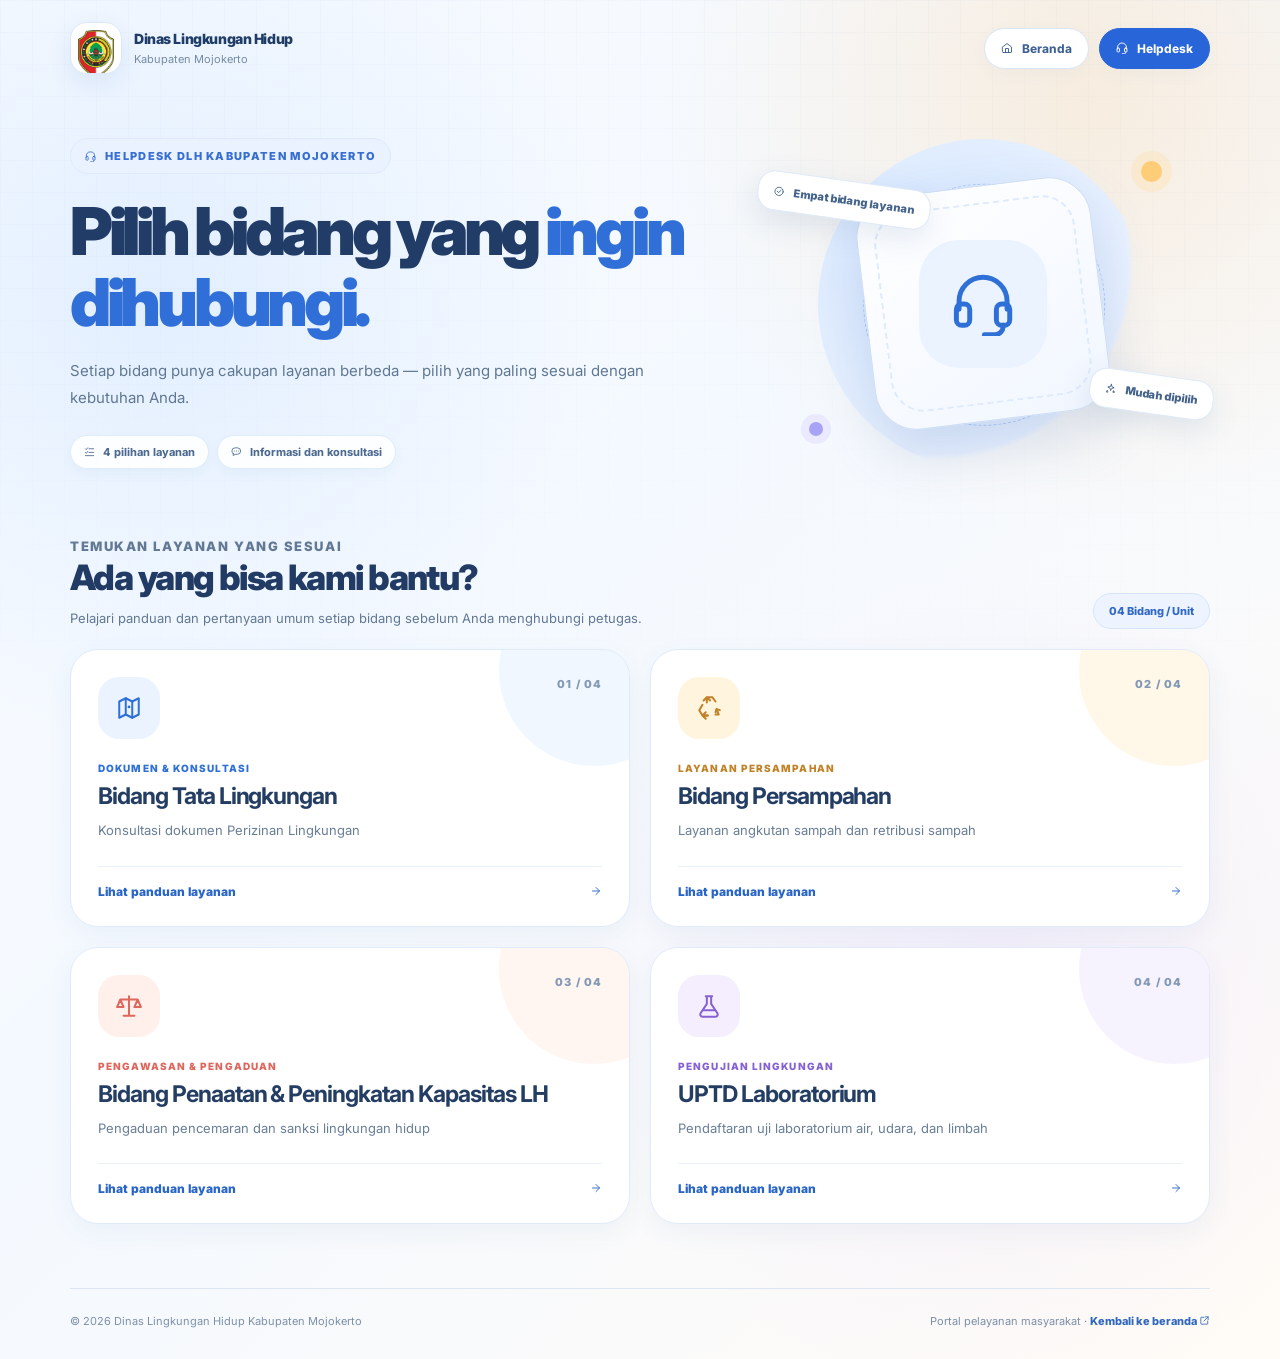
<file: helpdesk.html>
<!doctype html>
<html lang="id">
<head>
<meta charset="utf-8">
<meta name="viewport" content="width=device-width, initial-scale=1">
<meta name="theme-color" content="#f4f9ff">
<title>Helpdesk — DLH Kabupaten Mojokerto</title>
<meta name="description" content="Pilih layanan dan konsultasi bidang DLH Kabupaten Mojokerto.">
<link rel="icon" type="image/png" href="logo.png">
<link rel="preconnect" href="https://fonts.googleapis.com">
<link rel="preconnect" href="https://fonts.gstatic.com" crossorigin>
<link href="https://fonts.googleapis.com/css2?family=Inter:wght@400;500;600;700;800;900&display=swap" rel="stylesheet">
<link rel="stylesheet" href="public-pages.css">
</head>
<body><svg aria-hidden="true" xmlns="http://www.w3.org/2000/svg" style="position:absolute;width:0;height:0;overflow:hidden" focusable="false"><symbol id="i-arrow-right" viewBox="0 0 24 24"><path d="M5 12h14m-7-7 7 7-7 7"/></symbol><symbol id="i-arrow-up-right-from-square" viewBox="0 0 24 24"><path d="M14 4h6v6m0-6-9 9"/><path d="M19 13v6a1 1 0 0 1-1 1H5a1 1 0 0 1-1-1V6a1 1 0 0 1 1-1h6"/></symbol><symbol id="i-chevron-right" viewBox="0 0 24 24"><path d="m9 18 6-6-6-6"/></symbol><symbol id="i-circle-check" viewBox="0 0 24 24"><circle cx="12" cy="12" r="9"/><path d="m8 12 3 3 5-6"/></symbol><symbol id="i-circle-question" viewBox="0 0 24 24"><circle cx="12" cy="12" r="9"/><path d="M9.5 9a2.7 2.7 0 1 1 4.4 2.1c-1.2.9-1.9 1.3-1.9 3"/><circle cx="12" cy="17" r=".8" fill="currentColor" stroke="none"/></symbol><symbol id="i-comments" viewBox="0 0 24 24"><path d="M4 16a7 7 0 0 1-2-5 7 7 0 0 1 7-7h5a7 7 0 0 1 7 7 7 7 0 0 1-7 7H9l-4 3v-5z"/><path d="M8 11h.1m3.9 0h.1m3.9 0h.1"/></symbol><symbol id="i-flask-vial" viewBox="0 0 24 24"><path d="M9 3h6M10 3v7l-5.8 8.7A2.2 2.2 0 0 0 6 22h12a2.2 2.2 0 0 0 1.8-3.3L14 10V3"/><path d="M7 16h10"/></symbol><symbol id="i-headset" viewBox="0 0 24 24"><path d="M3 14v-3a9 9 0 0 1 18 0v3"/><rect x="2" y="12" width="5" height="8" rx="2"/><rect x="17" y="12" width="5" height="8" rx="2"/><path d="M19.5 20v.5a3 3 0 0 1-3 3h-4"/></symbol><symbol id="i-house" viewBox="0 0 24 24"><path d="m3 10 9-7 9 7v10a1 1 0 0 1-1 1H4a1 1 0 0 1-1-1z"/><path d="M9 21v-8h6v8"/></symbol><symbol id="i-list-check" viewBox="0 0 24 24"><path d="m3 6 2 2 3-4M11 6h10M3 14l2 2 3-4m3 2h10M3 21h18"/></symbol><symbol id="i-map-marked-alt" viewBox="0 0 24 24"><path d="M3 6 9 3l6 3 6-3v15l-6 3-6-3-6 3z"/><path d="M9 3v15m6-12v15"/><circle cx="12" cy="11" r="1.3" fill="currentColor" stroke="none"/></symbol><symbol id="i-recycle" viewBox="0 0 24 24"><path d="m7 5 3-3 3 3M10 2v5M6 9 3 14l3 5h5"/><path d="m9 22-3-3 3-3M6 19h5M18 18h3l-2-5"/><path d="m22 14-3-1-1 3M18 6l-3-4h-4"/></symbol><symbol id="i-scale-balanced" viewBox="0 0 24 24"><path d="M12 3v18M4 6h16M4 6l-3 7h6zM20 6l-3 7h6zM7 21h10"/></symbol><symbol id="i-sparkles" viewBox="0 0 24 24"><path d="m12 2 1.8 5.2L19 9l-5.2 1.8L12 16l-1.8-5.2L5 9l5.2-1.8zM5 17l.7 1.3L7 19l-1.3.7L5 21l-.7-1.3L3 19l1.3-.7zM19 16l.7 1.3L21 18l-1.3.7L19 20l-.7-1.3L17 18l1.3-.7z"/></symbol><symbol id="i-whatsapp" viewBox="0 0 24 24"><path d="M20 11.5a8.5 8.5 0 0 1-12.5 7.4L3 20l1.2-4.5A8.5 8.5 0 1 1 20 11.5z"/><path d="M8 8c0 3.4 3.4 6.8 6.8 6.8l1.2-1.2-2-1.4-1.2 1c-1.5-.6-2.6-1.7-3.3-3.2l1-1.2-1.3-1.9z"/></symbol></svg>
<header class="site-header"><div class="wrap header-inner">
<a href="index.html" class="brand" aria-label="Ke Beranda DLH Kabupaten Mojokerto">
 <span class="brand-emblem"><img src="logo.png" alt="Logo DLH" onerror="this.style.display='none'"></span>
 <span class="brand-copy"><strong>Dinas Lingkungan Hidup</strong><small>Kabupaten Mojokerto</small></span>
</a>
<nav class="header-actions" aria-label="Navigasi utama">
 <a class="header-link secondary" href="index.html"><svg class="ui-icon" aria-hidden="true"><use href="#i-house"></use></svg> Beranda</a>
 <a class="header-link primary" href="helpdesk.html"><svg class="ui-icon" aria-hidden="true"><use href="#i-headset"></use></svg> Helpdesk</a>
</nav>
</div></header>

<main>
 <section class="wrap hero"><div class="hero-copy">
  <span class="eyebrow"><svg class="ui-icon" aria-hidden="true"><use href="#i-headset"></use></svg> Helpdesk DLH Kabupaten Mojokerto</span>
  <h1>Pilih bidang yang <span class="accent">ingin dihubungi.</span></h1>
  <p class="hero-lede">Setiap bidang punya cakupan layanan berbeda — pilih yang paling sesuai dengan kebutuhan Anda.</p>
  <div class="hero-pills"><span class="hero-pill"><svg class="ui-icon" aria-hidden="true"><use href="#i-list-check"></use></svg> 4 pilihan layanan</span><span class="hero-pill"><svg class="ui-icon" aria-hidden="true"><use href="#i-comments"></use></svg> Informasi dan konsultasi</span></div>
 </div><div class="hero-art tone-sky" aria-hidden="true"><div class="art-halo"></div><div class="art-orbit"></div><div class="art-orbit two"></div>
 <div class="art-panel"><div class="art-icon"><svg class="ui-icon" aria-hidden="true"><use href="#i-headset"></use></svg></div></div>
 <div class="art-sticker left"><svg class="ui-icon" aria-hidden="true"><use href="#i-circle-check"></use></svg>Empat bidang layanan</div>
 <div class="art-sticker right"><svg class="ui-icon" aria-hidden="true"><use href="#i-sparkles"></use></svg>Mudah dipilih</div></div>
 </section>
 <section class="wrap" aria-labelledby="pilihan-title">
  <div class="section-heading"><div><p class="section-kicker">Temukan layanan yang sesuai</p><h2 id="pilihan-title">Ada yang bisa kami bantu?</h2><p>Pelajari panduan dan pertanyaan umum setiap bidang sebelum Anda menghubungi petugas.</p></div><span class="count">04 Bidang / Unit</span></div>
  <div class="service-grid"><a class="service-card tone-sky" href="layanan-tata-lingkungan.html">
 <div class="service-top"><span class="service-icon"><svg class="ui-icon" aria-hidden="true"><use href="#i-map-marked-alt"></use></svg></span><span class="service-count">01 / 04</span></div>
 <div class="service-tag">Dokumen &amp; Konsultasi</div>
 <h3>Bidang Tata Lingkungan</h3><p>Konsultasi dokumen Perizinan Lingkungan</p>
 <span class="service-action">Lihat panduan layanan <svg class="ui-icon" aria-hidden="true"><use href="#i-arrow-right"></use></svg></span></a><a class="service-card tone-yellow" href="layanan-sampah.html">
 <div class="service-top"><span class="service-icon"><svg class="ui-icon" aria-hidden="true"><use href="#i-recycle"></use></svg></span><span class="service-count">02 / 04</span></div>
 <div class="service-tag">Layanan Persampahan</div>
 <h3>Bidang Persampahan</h3><p>Layanan angkutan sampah dan retribusi sampah</p>
 <span class="service-action">Lihat panduan layanan <svg class="ui-icon" aria-hidden="true"><use href="#i-arrow-right"></use></svg></span></a><a class="service-card tone-coral" href="layanan-penaatan.html">
 <div class="service-top"><span class="service-icon"><svg class="ui-icon" aria-hidden="true"><use href="#i-scale-balanced"></use></svg></span><span class="service-count">03 / 04</span></div>
 <div class="service-tag">Pengawasan &amp; Pengaduan</div>
 <h3>Bidang Penaatan &amp; Peningkatan Kapasitas LH</h3><p>Pengaduan pencemaran dan sanksi lingkungan hidup</p>
 <span class="service-action">Lihat panduan layanan <svg class="ui-icon" aria-hidden="true"><use href="#i-arrow-right"></use></svg></span></a><a class="service-card tone-purple" href="layanan-lab.html">
 <div class="service-top"><span class="service-icon"><svg class="ui-icon" aria-hidden="true"><use href="#i-flask-vial"></use></svg></span><span class="service-count">04 / 04</span></div>
 <div class="service-tag">Pengujian Lingkungan</div>
 <h3>UPTD Laboratorium</h3><p>Pendaftaran uji laboratorium air, udara, dan limbah</p>
 <span class="service-action">Lihat panduan layanan <svg class="ui-icon" aria-hidden="true"><use href="#i-arrow-right"></use></svg></span></a></div>
 </section>
</main>
<footer class="wrap footer"><span>© 2026 Dinas Lingkungan Hidup Kabupaten Mojokerto</span><span>Portal pelayanan masyarakat · <a href="index.html">Kembali ke beranda <svg class="ui-icon" aria-hidden="true"><use href="#i-arrow-up-right-from-square"></use></svg></a></span></footer>
</body></html>
</file>
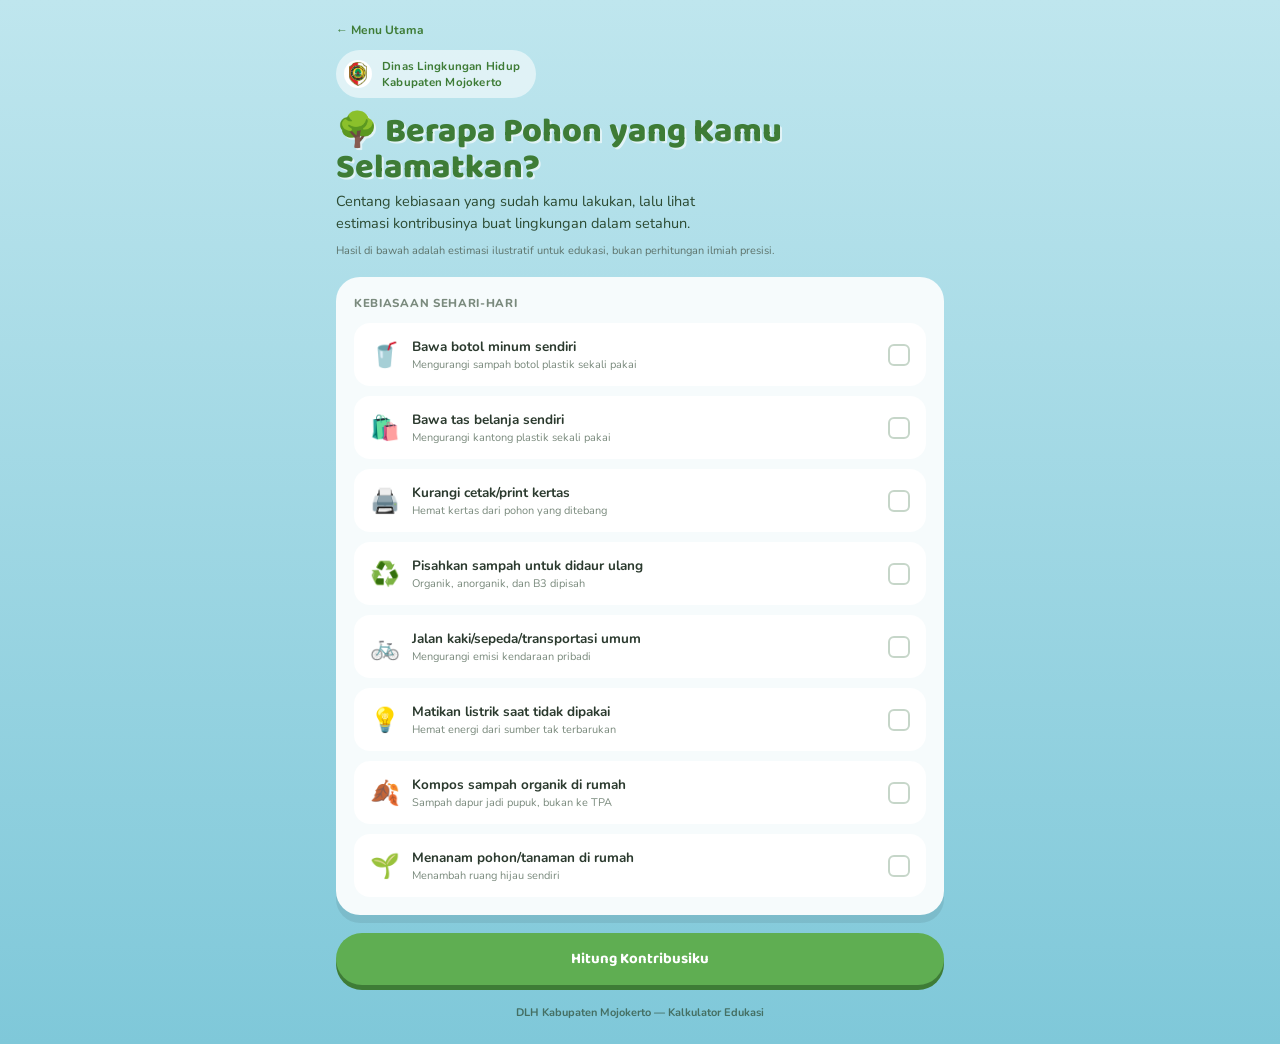
<file: kalkulator-pohon.html>
<!DOCTYPE html>
<html lang="id">
<head>
<meta charset="UTF-8">
<meta name="viewport" content="width=device-width, initial-scale=1.0">
<title>Berapa Pohon yang Kamu Selamatkan? — DLH Kabupaten Mojokerto</title>
<link rel="icon" type="image/png" href="logo.png" />
<link rel="preconnect" href="https://fonts.googleapis.com">
<link rel="preconnect" href="https://fonts.gstatic.com" crossorigin>
<link href="https://fonts.googleapis.com/css2?family=Baloo+2:wght@500;600;700;800&family=Nunito:wght@400;600;700;800&display=swap" rel="stylesheet">
<style>
  :root{
    --sky:#BFE6EE; --sky-deep:#7FC8D9;
    --organik:#5FAE52; --organik-dark:#3E7C36;
    --anorganik:#3C8FC2; --anorganik-dark:#2A6690;
    --sun:#FFC93C; --ink:#2B3A2E; --white:#FFFFFF; --cloud:#F6FBFC;
  }
  *{box-sizing:border-box;}
  html,body{margin:0;padding:0;overflow-x:hidden;}
  body{
    font-family:'Nunito', sans-serif; color:var(--ink);
    background:linear-gradient(180deg, var(--sky) 0%, var(--sky-deep) 100%);
    min-height:100vh;
  }
  .wrap{max-width:640px;margin:0 auto;padding:18px 16px 24px;}
  .back-link{
    display:inline-flex;align-items:center;gap:6px;
    font-family:'Nunito', sans-serif;font-weight:700;font-size:12px;
    color:var(--organik-dark);text-decoration:none;margin-bottom:12px;
  }
  .masthead{
    display:flex;align-items:center;gap:10px;
    background:rgba(255,255,255,0.55);border-radius:999px;padding:8px 16px 8px 8px;
    margin-bottom:16px;width:fit-content;
  }
  .masthead img{width:28px;height:28px;object-fit:contain;border-radius:50%;background:var(--white);padding:2px;}
  .masthead span{font-size:11.5px;font-weight:700;color:var(--organik-dark);letter-spacing:.02em;}
  h1{
    font-family:'Baloo 2', sans-serif;font-weight:800;font-size:clamp(24px,6.5vw,34px);
    line-height:1.05;margin:0 0 6px;color:var(--organik-dark);
    text-shadow:2px 2px 0 rgba(255,255,255,.6);
  }
  .lede{font-size:14.5px;color:#2B4A32;line-height:1.5;margin:0 0 8px;max-width:46ch;}
  .disclaimer{font-size:11px;color:#4A5A4E;opacity:.8;line-height:1.5;margin:0 0 18px;}

  .board{
    background:var(--cloud);border-radius:24px;padding:18px;
    box-shadow:0 8px 0 rgba(0,0,0,0.08);margin-bottom:18px;
  }
  .board-title{font-size:11.5px;font-weight:800;text-transform:uppercase;letter-spacing:.06em;color:#7A8A7D;margin:0 0 12px;}

  .habit{
    display:flex;align-items:center;gap:12px;
    background:var(--white);border-radius:16px;
    padding:12px 14px;margin-bottom:10px;
    cursor:pointer;border:2px solid transparent;
    transition:border-color .12s ease, transform .1s ease;
    -webkit-tap-highlight-color:transparent;
  }
  .habit:last-child{margin-bottom:0;}
  .habit:active{transform:scale(0.99);}
  .habit.checked{border-color:var(--organik);background:#EFF7ED;}
  .habit .emoji{font-size:24px;flex-shrink:0;}
  .habit .text{flex:1;}
  .habit .text .h-title{display:block;font-weight:700;font-size:13.5px;color:var(--ink);}
  .habit .text .h-sub{display:block;font-size:11px;color:#7A8A7D;margin-top:1px;}
  .habit .check{
    width:22px;height:22px;border-radius:6px;border:2px solid #C6D6C9;
    flex-shrink:0;display:flex;align-items:center;justify-content:center;
    font-size:13px;color:var(--white);
  }
  .habit.checked .check{background:var(--organik);border-color:var(--organik);}

  .calc-btn{
    display:block;width:100%;margin-top:4px;
    font-family:'Baloo 2', sans-serif;font-weight:700;font-size:15px;
    background:var(--organik);color:var(--white);border:none;border-radius:999px;
    padding:14px;cursor:pointer;box-shadow:0 5px 0 var(--organik-dark);
  }
  .calc-btn:active{transform:translateY(3px);box-shadow:0 2px 0 var(--organik-dark);}

  .result{
    display:none;background:var(--white);border-radius:24px;padding:30px 24px;text-align:center;
    box-shadow:0 8px 0 rgba(0,0,0,0.08);margin-bottom:18px;
  }
  .result.show{display:block;}
  .result .big-emoji{font-size:52px;margin-bottom:6px;}
  .result .big-num{font-family:'Baloo 2', sans-serif;font-weight:800;font-size:44px;color:var(--organik-dark);line-height:1;}
  .result .big-lbl{font-size:13px;font-weight:700;color:#5B6A5E;text-transform:uppercase;letter-spacing:.04em;margin-top:4px;}
  .result p{font-size:13.5px;color:#4A5A4E;line-height:1.6;margin:16px 0 0;}
  .result button{
    margin-top:18px;font-family:'Baloo 2', sans-serif;font-weight:700;font-size:13px;
    background:var(--anorganik);color:var(--white);border:none;border-radius:999px;
    padding:11px 24px;cursor:pointer;box-shadow:0 5px 0 var(--anorganik-dark);
  }
  .result button:active{transform:translateY(3px);box-shadow:0 2px 0 var(--anorganik-dark);}

  footer{text-align:center;font-size:11px;color:#2B4A32;opacity:.7;margin-top:20px;font-weight:700;}
</style>
</head>
<body>
<div class="wrap">

  <a href="index.html" class="back-link">&larr; Menu Utama</a>

  <div class="masthead">
    <img src="logo.png" alt="Logo DLH">
    <span>Dinas Lingkungan Hidup<br>Kabupaten Mojokerto</span>
  </div>

  <h1>🌳 Berapa Pohon yang Kamu Selamatkan?</h1>
  <p class="lede">Centang kebiasaan yang sudah kamu lakukan, lalu lihat estimasi kontribusinya buat lingkungan dalam setahun.</p>
  <p class="disclaimer">Hasil di bawah adalah estimasi ilustratif untuk edukasi, bukan perhitungan ilmiah presisi.</p>

  <div class="board" id="board">
    <p class="board-title">Kebiasaan sehari-hari</p>
    <div id="habitsList"></div>
  </div>

  <button class="calc-btn" id="calcBtn">Hitung Kontribusiku</button>

  <div class="result" id="result">
    <div class="big-emoji" id="resultEmoji">🌱</div>
    <div class="big-num" id="resultNum">0</div>
    <div class="big-lbl">Pohon per Tahun</div>
    <p id="resultDesc">Mulai dari kebiasaan kecil, yuk!</p>
    <button id="resetBtn">Hitung Ulang</button>
  </div>

  <footer>DLH Kabupaten Mojokerto — Kalkulator Edukasi</footer>
</div>

<script>
  const HABITS = [
    {emoji:'🥤', title:'Bawa botol minum sendiri', sub:'Mengurangi sampah botol plastik sekali pakai', poin:2},
    {emoji:'🛍️', title:'Bawa tas belanja sendiri', sub:'Mengurangi kantong plastik sekali pakai', poin:2},
    {emoji:'🖨️', title:'Kurangi cetak/print kertas', sub:'Hemat kertas dari pohon yang ditebang', poin:3},
    {emoji:'♻️', title:'Pisahkan sampah untuk didaur ulang', sub:'Organik, anorganik, dan B3 dipisah', poin:2},
    {emoji:'🚲', title:'Jalan kaki/sepeda/transportasi umum', sub:'Mengurangi emisi kendaraan pribadi', poin:3},
    {emoji:'💡', title:'Matikan listrik saat tidak dipakai', sub:'Hemat energi dari sumber tak terbarukan', poin:2},
    {emoji:'🍂', title:'Kompos sampah organik di rumah', sub:'Sampah dapur jadi pupuk, bukan ke TPA', poin:3},
    {emoji:'🌱', title:'Menanam pohon/tanaman di rumah', sub:'Menambah ruang hijau sendiri', poin:3},
  ];

  const habitsList = document.getElementById('habitsList');
  const calcBtn = document.getElementById('calcBtn');
  const board = document.getElementById('board');
  const result = document.getElementById('result');
  const resultNum = document.getElementById('resultNum');
  const resultDesc = document.getElementById('resultDesc');
  const resultEmoji = document.getElementById('resultEmoji');

  let selected = new Set();

  function render(){
    habitsList.innerHTML = '';
    HABITS.forEach((h, idx) => {
      const div = document.createElement('div');
      div.className = 'habit' + (selected.has(idx) ? ' checked' : '');
      div.innerHTML = `
        <span class="emoji">${h.emoji}</span>
        <span class="text">
          <span class="h-title">${h.title}</span>
          <span class="h-sub">${h.sub}</span>
        </span>
        <span class="check">${selected.has(idx) ? '✓' : ''}</span>
      `;
      div.addEventListener('click', () => {
        if (selected.has(idx)) selected.delete(idx);
        else selected.add(idx);
        render();
      });
      habitsList.appendChild(div);
    });
  }

  calcBtn.addEventListener('click', () => {
    let totalPoin = 0;
    selected.forEach(idx => totalPoin += HABITS[idx].poin);
    const trees = Math.round((totalPoin / 5) * 10) / 10;

    board.style.display = 'none';
    calcBtn.style.display = 'none';
    result.classList.add('show');
    resultNum.textContent = trees;

    if (trees === 0) {
      resultEmoji.textContent = '🌰';
      resultDesc.textContent = 'Belum ada kebiasaan yang dicentang. Coba mulai dari satu kebiasaan kecil dulu, yuk!';
    } else if (trees < 2) {
      resultEmoji.textContent = '🌱';
      resultDesc.textContent = 'Awal yang bagus! Tambah beberapa kebiasaan lagi buat kontribusi yang lebih besar.';
    } else if (trees < 4) {
      resultEmoji.textContent = '🌿';
      resultDesc.textContent = 'Mantap, kebiasaanmu sudah cukup ramah lingkungan!';
    } else {
      resultEmoji.textContent = '🌳';
      resultDesc.textContent = 'Keren banget! Kebiasaanmu sehari-hari punya kontribusi besar buat lingkungan.';
    }
  });

  document.getElementById('resetBtn').addEventListener('click', () => {
    selected = new Set();
    render();
    board.style.display = 'block';
    calcBtn.style.display = 'block';
    result.classList.remove('show');
  });

  render();
</script>
</body>
</html>
</file>
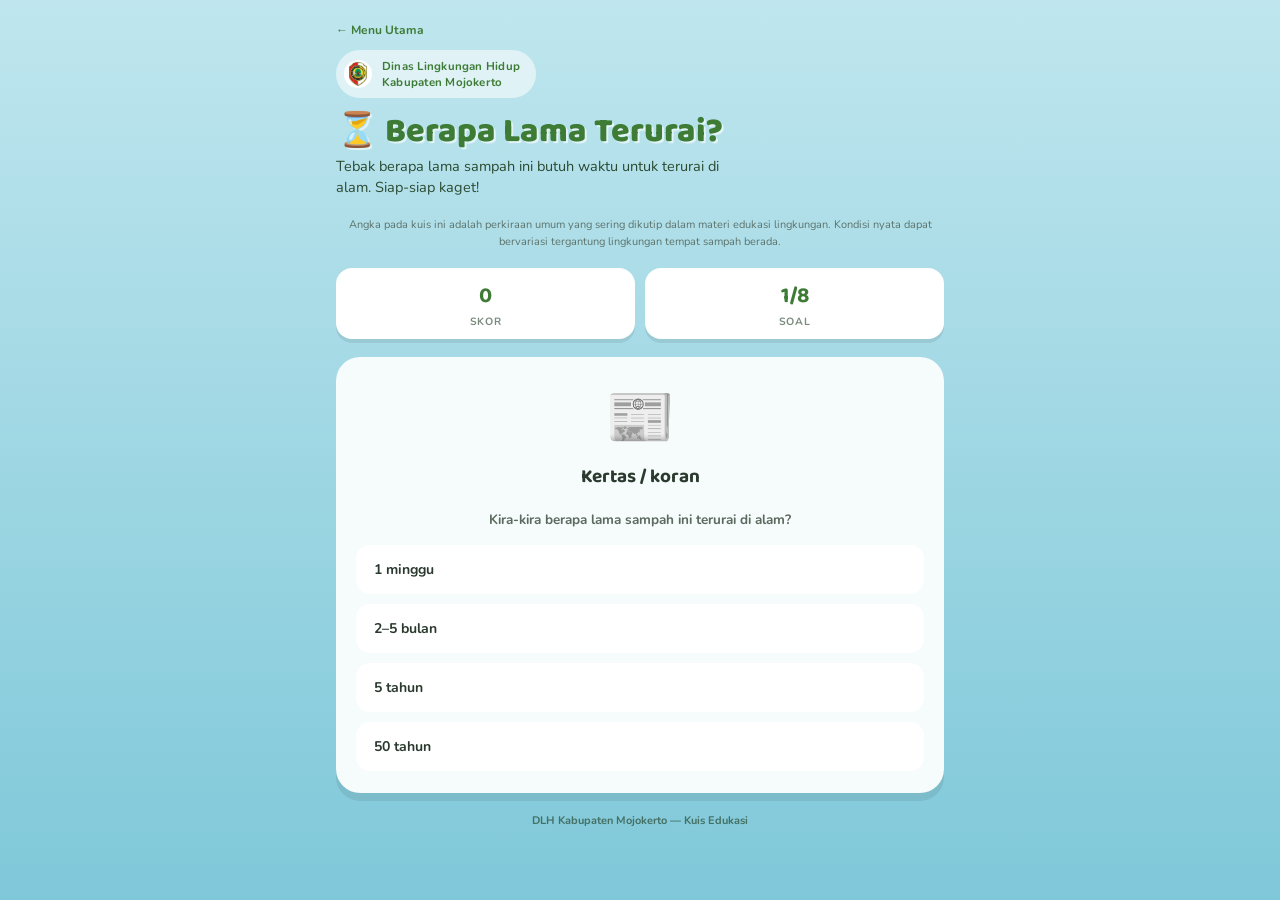
<file: kuis-terurai.html>
<!DOCTYPE html>
<html lang="id">
<head>
<meta charset="UTF-8">
<meta name="viewport" content="width=device-width, initial-scale=1.0">
<title>Berapa Lama Terurai? — Kuis Edukasi DLH Kabupaten Mojokerto</title>
<link rel="icon" type="image/png" href="logo.png" />
<link rel="preconnect" href="https://fonts.googleapis.com">
<link rel="preconnect" href="https://fonts.gstatic.com" crossorigin>
<link href="https://fonts.googleapis.com/css2?family=Baloo+2:wght@500;600;700;800&family=Nunito:wght@400;600;700;800&display=swap" rel="stylesheet">
<style>
  :root{
    --sky:#BFE6EE; --sky-deep:#7FC8D9;
    --organik:#5FAE52; --organik-dark:#3E7C36;
    --anorganik:#3C8FC2; --anorganik-dark:#2A6690;
    --b3:#E2574C; --b3-dark:#A83A31;
    --sun:#FFC93C; --ink:#2B3A2E; --white:#FFFFFF; --cloud:#F6FBFC;
  }
  *{box-sizing:border-box;}
  html,body{margin:0;padding:0;overflow-x:hidden;}
  body{
    font-family:'Nunito', sans-serif; color:var(--ink);
    background:linear-gradient(180deg, var(--sky) 0%, var(--sky-deep) 100%);
    min-height:100vh;
  }
  .wrap{max-width:640px;margin:0 auto;padding:18px 16px 24px;}
  .back-link{
    display:inline-flex;align-items:center;gap:6px;
    font-family:'Nunito', sans-serif;font-weight:700;font-size:12px;
    color:var(--organik-dark);text-decoration:none;margin-bottom:12px;
  }
  .masthead{
    display:flex;align-items:center;gap:10px;
    background:rgba(255,255,255,0.55);border-radius:999px;padding:8px 16px 8px 8px;
    margin-bottom:16px;width:fit-content;
  }
  .masthead img{width:28px;height:28px;object-fit:contain;border-radius:50%;background:var(--white);padding:2px;}
  .masthead span{font-size:11.5px;font-weight:700;color:var(--organik-dark);letter-spacing:.02em;}
  h1{
    font-family:'Baloo 2', sans-serif;font-weight:800;font-size:clamp(24px,6.5vw,34px);
    line-height:1.05;margin:0 0 6px;color:var(--organik-dark);
    text-shadow:2px 2px 0 rgba(255,255,255,.6);
  }
  .lede{font-size:14.5px;color:#2B4A32;line-height:1.5;margin:0 0 18px;max-width:46ch;}

  .hud{display:flex;gap:10px;margin-bottom:18px;}
  .hud-chip{background:var(--white);border-radius:16px;padding:10px 14px;flex:1;text-align:center;box-shadow:0 4px 0 rgba(0,0,0,0.08);}
  .hud-chip .num{font-family:'Baloo 2', sans-serif;font-weight:700;font-size:22px;color:var(--organik-dark);}
  .hud-chip .lbl{font-size:10.5px;font-weight:700;text-transform:uppercase;letter-spacing:.06em;color:#7A8A7D;}

  .quiz-card{
    background:var(--cloud);border-radius:24px;padding:22px 20px;
    box-shadow:0 8px 0 rgba(0,0,0,0.08);margin-bottom:18px;
  }
  .item-display{text-align:center;margin-bottom:18px;}
  .item-display .emoji{font-size:56px;display:block;margin-bottom:6px;}
  .item-display .label{font-family:'Baloo 2', sans-serif;font-weight:700;font-size:19px;color:var(--ink);}
  .question-text{text-align:center;font-size:13.5px;font-weight:700;color:#5B6A5E;margin:0 0 16px;}

  .options{display:flex;flex-direction:column;gap:10px;}
  .option{
    background:var(--white);border:2px solid transparent;border-radius:14px;
    padding:13px 16px;text-align:left;font-family:'Nunito', sans-serif;font-weight:700;
    font-size:14px;color:var(--ink);cursor:pointer;transition:transform .1s ease;
    -webkit-tap-highlight-color:transparent;
  }
  .option:active{transform:scale(0.98);}
  .option.correct{background:var(--organik);color:var(--white);border-color:var(--organik-dark);}
  .option.wrong{background:var(--b3);color:var(--white);border-color:var(--b3-dark);}
  .option.disabled{pointer-events:none;opacity:.6;}
  .option.disabled.correct, .option.disabled.wrong{opacity:1;}

  .fact-box{
    display:none;background:var(--white);border-radius:16px;padding:16px;margin-top:14px;
    font-size:13px;line-height:1.6;border-left:4px solid var(--sun);
  }
  .fact-box.show{display:block;}
  .fact-box b{color:var(--organik-dark);}

  .next-btn{
    display:none;width:100%;margin-top:14px;
    font-family:'Baloo 2', sans-serif;font-weight:700;font-size:14px;
    background:var(--anorganik);color:var(--white);border:none;border-radius:999px;
    padding:13px;cursor:pointer;box-shadow:0 5px 0 var(--anorganik-dark);
  }
  .next-btn.show{display:block;}
  .next-btn:active{transform:translateY(3px);box-shadow:0 2px 0 var(--anorganik-dark);}

  .disclaimer{
    font-size:11px;color:#4A5A4E;text-align:center;opacity:.8;line-height:1.5;margin:0 0 18px;
  }

  .end-screen{
    display:none;background:var(--white);border-radius:24px;padding:32px 24px;text-align:center;
    box-shadow:0 8px 0 rgba(0,0,0,0.08);
  }
  .end-screen.show{display:block;}
  .end-screen .medal{font-size:56px;margin-bottom:8px;}
  .end-screen h2{font-family:'Baloo 2', sans-serif;font-weight:800;font-size:24px;color:var(--organik-dark);margin:0 0 6px;}
  .end-screen p{font-size:14px;color:#4A5A4E;line-height:1.6;margin:0 0 22px;}
  .end-screen button{
    font-family:'Baloo 2', sans-serif;font-weight:700;font-size:14px;
    background:var(--organik);color:var(--white);border:none;border-radius:999px;
    padding:12px 28px;cursor:pointer;box-shadow:0 5px 0 var(--organik-dark);
  }
  .end-screen button:active{transform:translateY(3px);box-shadow:0 2px 0 var(--organik-dark);}

  .game-area.hidden{display:none;}
  footer{text-align:center;font-size:11px;color:#2B4A32;opacity:.7;margin-top:20px;font-weight:700;}
</style>
</head>
<body>
<div class="wrap">

  <a href="index.html" class="back-link">&larr; Menu Utama</a>

  <div class="masthead">
    <img src="logo.png" alt="Logo DLH">
    <span>Dinas Lingkungan Hidup<br>Kabupaten Mojokerto</span>
  </div>

  <h1>⏳ Berapa Lama Terurai?</h1>
  <p class="lede">Tebak berapa lama sampah ini butuh waktu untuk terurai di alam. Siap-siap kaget!</p>
  <p class="disclaimer">Angka pada kuis ini adalah perkiraan umum yang sering dikutip dalam materi edukasi lingkungan. Kondisi nyata dapat bervariasi tergantung lingkungan tempat sampah berada.</p>

  <div class="game-area" id="gameArea">
    <div class="hud">
      <div class="hud-chip"><div class="num" id="scoreNum">0</div><div class="lbl">Skor</div></div>
      <div class="hud-chip"><div class="num" id="roundNum">1/8</div><div class="lbl">Soal</div></div>
    </div>

    <div class="quiz-card">
      <div class="item-display">
        <span class="emoji" id="itemEmoji">🍌</span>
        <span class="label" id="itemLabel">Kulit pisang</span>
      </div>
      <p class="question-text">Kira-kira berapa lama sampah ini terurai di alam?</p>
      <div class="options" id="optionsBox"></div>
      <div class="fact-box" id="factBox"></div>
    </div>

    <button class="next-btn" id="nextBtn">Lanjut &rarr;</button>
  </div>

  <div class="end-screen" id="endScreen">
    <div class="medal" id="endMedal">🏆</div>
    <h2 id="endTitle">Mantap!</h2>
    <p id="endDesc">Kamu jago nebak waktu terurai sampah.</p>
    <button id="restartBtn">Main Lagi</button>
  </div>

  <footer>DLH Kabupaten Mojokerto — Kuis Edukasi</footer>
</div>

<script>
  const QUESTIONS = [
    {
      emoji:'🍌', label:'Kulit pisang',
      options:['3 hari', '2–5 minggu', '1 tahun', '10 tahun'],
      correct:1,
      fact:'Kulit pisang termasuk sampah organik yang cepat terurai, sekitar <b>2–5 minggu</b> dalam kondisi normal. Bagus buat dijadikan kompos!'
    },
    {
      emoji:'📰', label:'Kertas / koran',
      options:['1 minggu', '2–5 bulan', '5 tahun', '50 tahun'],
      correct:1,
      fact:'Kertas butuh sekitar <b>2–5 bulan</b> untuk terurai. Makanya daur ulang kertas sangat membantu mengurangi penebangan pohon baru.'
    },
    {
      emoji:'🚬', label:'Puntung rokok',
      options:['1 bulan', '1 tahun', 'Sekitar 10 tahun', '500 tahun'],
      correct:2,
      fact:'Filter puntung rokok terbuat dari serat plastik (selulosa asetat), butuh sekitar <b>10 tahun</b> untuk terurai — dan selama itu bisa mencemari air.'
    },
    {
      emoji:'👕', label:'Kaos katun',
      options:['1 minggu', 'Beberapa bulan hingga 1 tahun', '50 tahun', '200 tahun'],
      correct:1,
      fact:'Kain katun alami terurai relatif cepat, sekitar <b>beberapa bulan sampai 1 tahun</b> — beda jauh dengan kain sintetis seperti poliester yang jauh lebih lama.'
    },
    {
      emoji:'🥫', label:'Kaleng aluminium',
      options:['5 tahun', 'Sekitar 80–100 tahun', '1000 tahun', 'Tidak pernah terurai'],
      correct:1,
      fact:'Kaleng aluminium butuh sekitar <b>80–100 tahun</b> untuk terurai — tapi aluminium termasuk bahan yang paling efektif didaur ulang berulang kali.'
    },
    {
      emoji:'🛍️', label:'Kantong plastik',
      options:['1 tahun', 'Sekitar 10–20 tahun', '450 tahun', '1 hari'],
      correct:1,
      fact:'Kantong plastik diperkirakan butuh <b>puluhan tahun</b> (sekitar 10–20 tahun ke atas) untuk terurai — dan itu pun jadi mikroplastik, bukan hilang sepenuhnya.'
    },
    {
      emoji:'🍾', label:'Botol plastik (PET)',
      options:['10 tahun', '50 tahun', 'Sekitar 450 tahun', '1000 tahun'],
      correct:2,
      fact:'Botol plastik PET diperkirakan butuh sekitar <b>450 tahun</b> untuk terurai sepenuhnya. Bawa botol minum sendiri jauh lebih ramah lingkungan!'
    },
    {
      emoji:'🫙', label:'Botol kaca',
      options:['10 tahun', '100 tahun', '1000 tahun', 'Jutaan tahun / praktis tidak terurai'],
      correct:3,
      fact:'Kaca butuh waktu yang sangat lama untuk terurai — dalam praktiknya dianggap <b>tidak terurai</b> di skala waktu manusia. Untungnya kaca 100% bisa didaur ulang berulang kali.'
    }
  ];

  let order = [];
  let current = 0;
  let score = 0;
  let answered = false;

  const scoreNum = document.getElementById('scoreNum');
  const roundNum = document.getElementById('roundNum');
  const itemEmoji = document.getElementById('itemEmoji');
  const itemLabel = document.getElementById('itemLabel');
  const optionsBox = document.getElementById('optionsBox');
  const factBox = document.getElementById('factBox');
  const nextBtn = document.getElementById('nextBtn');
  const gameArea = document.getElementById('gameArea');
  const endScreen = document.getElementById('endScreen');
  const endMedal = document.getElementById('endMedal');
  const endTitle = document.getElementById('endTitle');
  const endDesc = document.getElementById('endDesc');

  function shuffle(arr){
    const a = arr.slice();
    for (let i = a.length - 1; i > 0; i--) {
      const j = Math.floor(Math.random() * (i + 1));
      [a[i], a[j]] = [a[j], a[i]];
    }
    return a;
  }

  function startGame(){
    order = shuffle(QUESTIONS.map((_, i) => i));
    current = 0; score = 0;
    scoreNum.textContent = '0';
    gameArea.classList.remove('hidden');
    endScreen.classList.remove('show');
    renderQuestion();
  }

  function renderQuestion(){
    answered = false;
    const q = QUESTIONS[order[current]];
    roundNum.textContent = (current + 1) + '/' + QUESTIONS.length;
    itemEmoji.textContent = q.emoji;
    itemLabel.textContent = q.label;
    factBox.classList.remove('show');
    factBox.innerHTML = '';
    nextBtn.classList.remove('show');

    optionsBox.innerHTML = '';
    q.options.forEach((opt, idx) => {
      const btn = document.createElement('div');
      btn.className = 'option';
      btn.textContent = opt;
      btn.addEventListener('click', () => selectOption(idx, btn, q));
      optionsBox.appendChild(btn);
    });
  }

  function selectOption(idx, el, q){
    if (answered) return;
    answered = true;
    const allOptions = optionsBox.querySelectorAll('.option');
    allOptions.forEach(o => o.classList.add('disabled'));

    if (idx === q.correct) {
      el.classList.add('correct');
      score += 10;
    } else {
      el.classList.add('wrong');
      allOptions[q.correct].classList.add('correct');
    }
    scoreNum.textContent = score;

    factBox.innerHTML = '💡 ' + q.fact;
    factBox.classList.add('show');
    nextBtn.classList.add('show');
  }

  nextBtn.addEventListener('click', () => {
    current += 1;
    if (current >= QUESTIONS.length) {
      showEnd();
    } else {
      renderQuestion();
    }
  });

  function showEnd(){
    gameArea.classList.add('hidden');
    endScreen.classList.add('show');
    const max = QUESTIONS.length * 10;
    if (score === max) {
      endMedal.textContent = '🏆';
      endTitle.textContent = 'Sempurna!';
      endDesc.textContent = 'Semua jawaban benar! Kamu paham banget soal waktu terurai sampah.';
    } else if (score >= max * 0.6) {
      endMedal.textContent = '🌟';
      endTitle.textContent = 'Keren!';
      endDesc.textContent = 'Skor kamu ' + score + ' dari ' + max + '. Lumayan jago nih!';
    } else {
      endMedal.textContent = '🌱';
      endTitle.textContent = 'Ayo Coba Lagi!';
      endDesc.textContent = 'Skor kamu ' + score + ' dari ' + max + '. Ternyata banyak yang mengejutkan, ya?';
    }
  }

  document.getElementById('restartBtn').addEventListener('click', startGame);

  startGame();
</script>
</body>
</html>
</file>
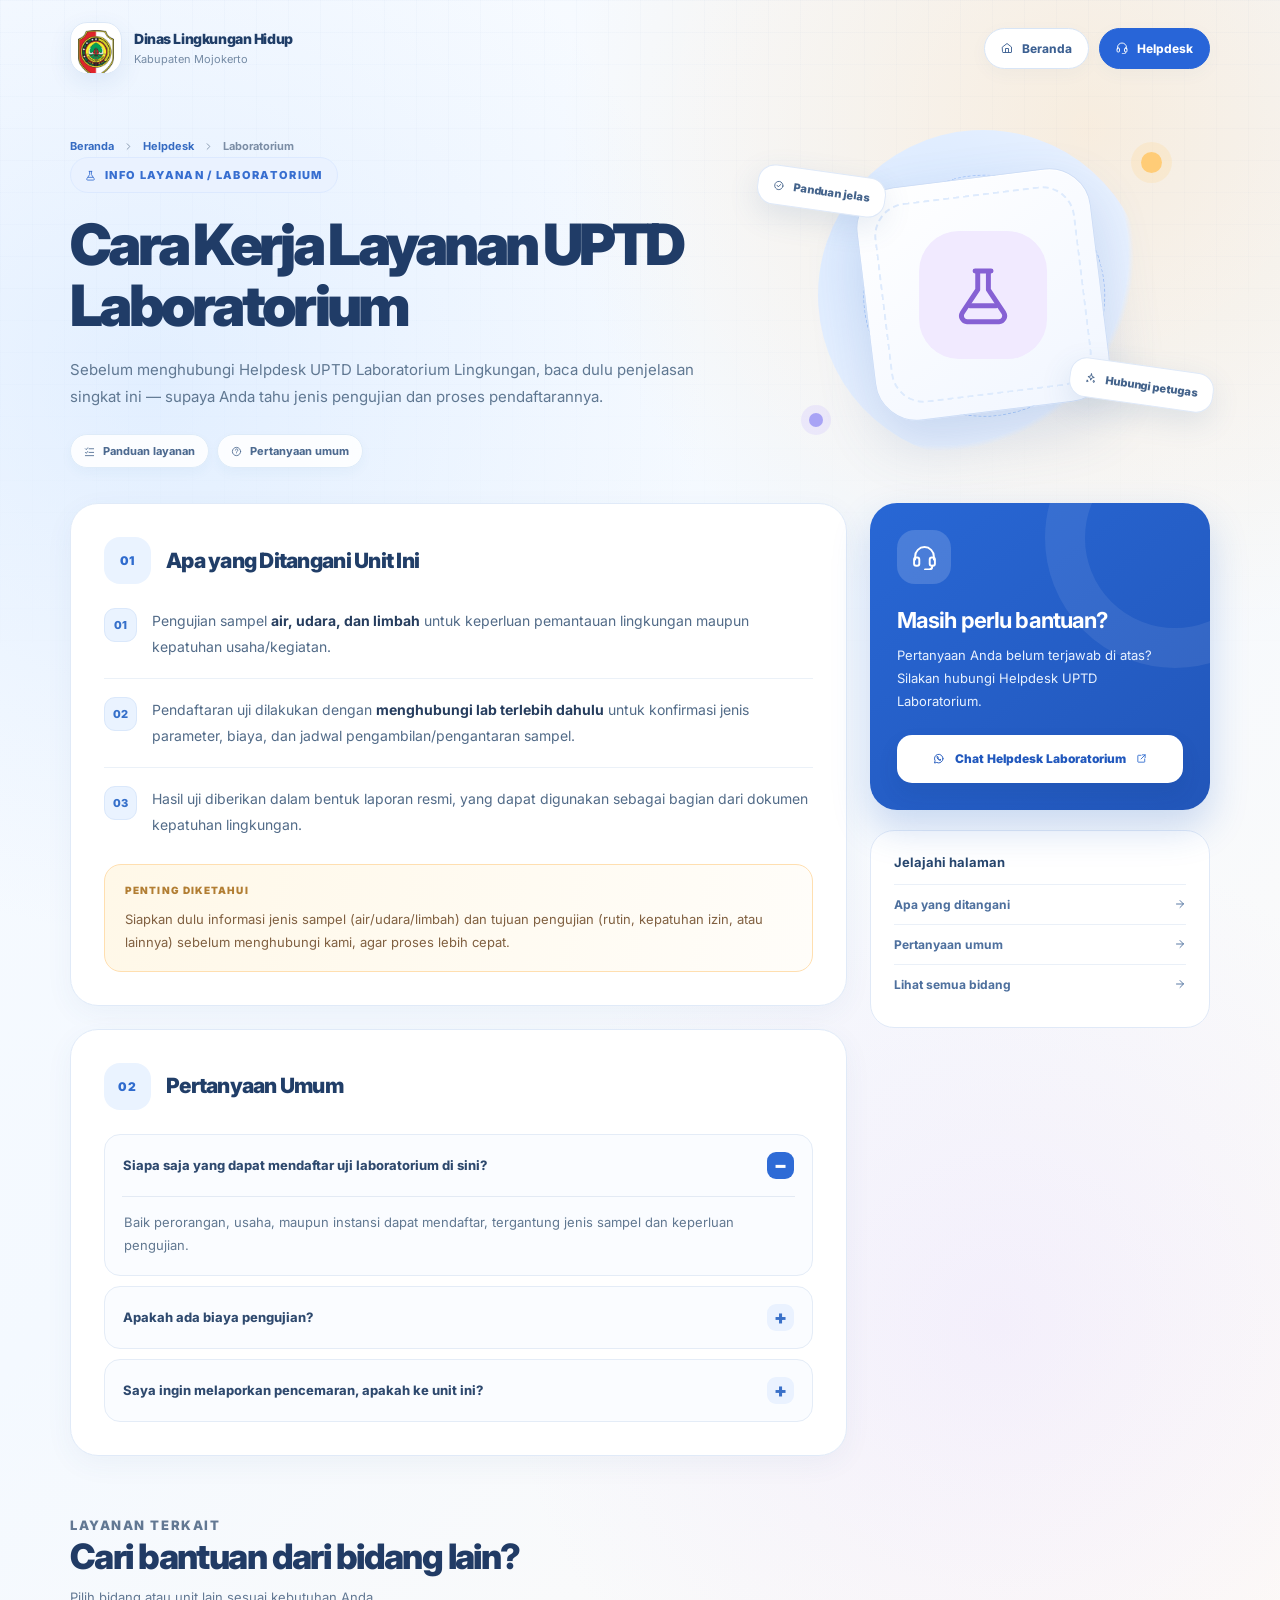
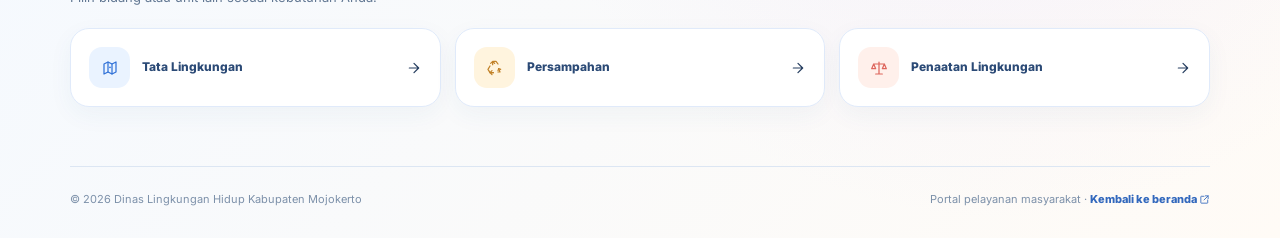
<file: layanan-lab.html>
<!doctype html>
<html lang="id">
<head>
<meta charset="utf-8">
<meta name="viewport" content="width=device-width, initial-scale=1">
<meta name="theme-color" content="#f4f9ff">
<title>Cara Kerja Layanan UPTD Laboratorium — DLH Kabupaten Mojokerto</title>
<meta name="description" content="Sebelum menghubungi Helpdesk UPTD Laboratorium Lingkungan, baca dulu penjelasan singkat ini — supaya Anda tahu jenis pengujian dan proses pendaftarannya.">
<link rel="icon" type="image/png" href="logo.png">
<link rel="preconnect" href="https://fonts.googleapis.com">
<link rel="preconnect" href="https://fonts.gstatic.com" crossorigin>
<link href="https://fonts.googleapis.com/css2?family=Inter:wght@400;500;600;700;800;900&display=swap" rel="stylesheet">
<link rel="stylesheet" href="public-pages.css">
</head>
<body><svg aria-hidden="true" xmlns="http://www.w3.org/2000/svg" style="position:absolute;width:0;height:0;overflow:hidden" focusable="false"><symbol id="i-arrow-right" viewBox="0 0 24 24"><path d="M5 12h14m-7-7 7 7-7 7"/></symbol><symbol id="i-arrow-up-right-from-square" viewBox="0 0 24 24"><path d="M14 4h6v6m0-6-9 9"/><path d="M19 13v6a1 1 0 0 1-1 1H5a1 1 0 0 1-1-1V6a1 1 0 0 1 1-1h6"/></symbol><symbol id="i-chevron-right" viewBox="0 0 24 24"><path d="m9 18 6-6-6-6"/></symbol><symbol id="i-circle-check" viewBox="0 0 24 24"><circle cx="12" cy="12" r="9"/><path d="m8 12 3 3 5-6"/></symbol><symbol id="i-circle-question" viewBox="0 0 24 24"><circle cx="12" cy="12" r="9"/><path d="M9.5 9a2.7 2.7 0 1 1 4.4 2.1c-1.2.9-1.9 1.3-1.9 3"/><circle cx="12" cy="17" r=".8" fill="currentColor" stroke="none"/></symbol><symbol id="i-comments" viewBox="0 0 24 24"><path d="M4 16a7 7 0 0 1-2-5 7 7 0 0 1 7-7h5a7 7 0 0 1 7 7 7 7 0 0 1-7 7H9l-4 3v-5z"/><path d="M8 11h.1m3.9 0h.1m3.9 0h.1"/></symbol><symbol id="i-flask-vial" viewBox="0 0 24 24"><path d="M9 3h6M10 3v7l-5.8 8.7A2.2 2.2 0 0 0 6 22h12a2.2 2.2 0 0 0 1.8-3.3L14 10V3"/><path d="M7 16h10"/></symbol><symbol id="i-headset" viewBox="0 0 24 24"><path d="M3 14v-3a9 9 0 0 1 18 0v3"/><rect x="2" y="12" width="5" height="8" rx="2"/><rect x="17" y="12" width="5" height="8" rx="2"/><path d="M19.5 20v.5a3 3 0 0 1-3 3h-4"/></symbol><symbol id="i-house" viewBox="0 0 24 24"><path d="m3 10 9-7 9 7v10a1 1 0 0 1-1 1H4a1 1 0 0 1-1-1z"/><path d="M9 21v-8h6v8"/></symbol><symbol id="i-list-check" viewBox="0 0 24 24"><path d="m3 6 2 2 3-4M11 6h10M3 14l2 2 3-4m3 2h10M3 21h18"/></symbol><symbol id="i-map-marked-alt" viewBox="0 0 24 24"><path d="M3 6 9 3l6 3 6-3v15l-6 3-6-3-6 3z"/><path d="M9 3v15m6-12v15"/><circle cx="12" cy="11" r="1.3" fill="currentColor" stroke="none"/></symbol><symbol id="i-recycle" viewBox="0 0 24 24"><path d="m7 5 3-3 3 3M10 2v5M6 9 3 14l3 5h5"/><path d="m9 22-3-3 3-3M6 19h5M18 18h3l-2-5"/><path d="m22 14-3-1-1 3M18 6l-3-4h-4"/></symbol><symbol id="i-scale-balanced" viewBox="0 0 24 24"><path d="M12 3v18M4 6h16M4 6l-3 7h6zM20 6l-3 7h6zM7 21h10"/></symbol><symbol id="i-sparkles" viewBox="0 0 24 24"><path d="m12 2 1.8 5.2L19 9l-5.2 1.8L12 16l-1.8-5.2L5 9l5.2-1.8zM5 17l.7 1.3L7 19l-1.3.7L5 21l-.7-1.3L3 19l1.3-.7zM19 16l.7 1.3L21 18l-1.3.7L19 20l-.7-1.3L17 18l1.3-.7z"/></symbol><symbol id="i-whatsapp" viewBox="0 0 24 24"><path d="M20 11.5a8.5 8.5 0 0 1-12.5 7.4L3 20l1.2-4.5A8.5 8.5 0 1 1 20 11.5z"/><path d="M8 8c0 3.4 3.4 6.8 6.8 6.8l1.2-1.2-2-1.4-1.2 1c-1.5-.6-2.6-1.7-3.3-3.2l1-1.2-1.3-1.9z"/></symbol></svg>
<header class="site-header"><div class="wrap header-inner">
<a href="index.html" class="brand" aria-label="Ke Beranda DLH Kabupaten Mojokerto">
 <span class="brand-emblem"><img src="logo.png" alt="Logo DLH" onerror="this.style.display='none'"></span>
 <span class="brand-copy"><strong>Dinas Lingkungan Hidup</strong><small>Kabupaten Mojokerto</small></span>
</a>
<nav class="header-actions" aria-label="Navigasi utama">
 <a class="header-link secondary" href="index.html"><svg class="ui-icon" aria-hidden="true"><use href="#i-house"></use></svg> Beranda</a>
 <a class="header-link primary" href="helpdesk.html"><svg class="ui-icon" aria-hidden="true"><use href="#i-headset"></use></svg> Helpdesk</a>
</nav>
</div></header>
<main><section class="wrap hero detail-hero">
 <div class="hero-copy"><div class="breadcrumb"><a href="index.html">Beranda</a><svg class="ui-icon" aria-hidden="true"><use href="#i-chevron-right"></use></svg><a href="helpdesk.html">Helpdesk</a><svg class="ui-icon" aria-hidden="true"><use href="#i-chevron-right"></use></svg><span>Laboratorium</span></div>
 <span class="eyebrow"><svg class="ui-icon" aria-hidden="true"><use href="#i-flask-vial"></use></svg> Info layanan / Laboratorium</span>
 <h1>Cara Kerja Layanan UPTD Laboratorium</h1><p class="hero-lede">Sebelum menghubungi Helpdesk UPTD Laboratorium Lingkungan, baca dulu penjelasan singkat ini — supaya Anda tahu jenis pengujian dan proses pendaftarannya.</p>
 <div class="hero-pills"><a class="hero-pill" href="#panduan"><svg class="ui-icon" aria-hidden="true"><use href="#i-list-check"></use></svg> Panduan layanan</a><a class="hero-pill" href="#tanya-jawab"><svg class="ui-icon" aria-hidden="true"><use href="#i-circle-question"></use></svg> Pertanyaan umum</a></div></div>
 <div class="hero-art tone-purple" aria-hidden="true"><div class="art-halo"></div><div class="art-orbit"></div><div class="art-orbit two"></div>
 <div class="art-panel"><div class="art-icon"><svg class="ui-icon" aria-hidden="true"><use href="#i-flask-vial"></use></svg></div></div>
 <div class="art-sticker left"><svg class="ui-icon" aria-hidden="true"><use href="#i-circle-check"></use></svg>Panduan jelas</div>
 <div class="art-sticker right"><svg class="ui-icon" aria-hidden="true"><use href="#i-sparkles"></use></svg>Hubungi petugas</div></div>
</section>
<section class="wrap detail-layout" aria-label="Informasi lengkap layanan">
 <div class="content-stack">
  <article id="panduan" class="info-card"><div class="card-head"><span class="section-number">01</span><h2>Apa yang Ditangani Unit Ini</h2></div>
   <ol class="steps"><li><div>Pengujian sampel <b>air, udara, dan limbah</b> untuk keperluan pemantauan lingkungan maupun kepatuhan usaha/kegiatan.</div></li><li><div>Pendaftaran uji dilakukan dengan <b>menghubungi lab terlebih dahulu</b> untuk konfirmasi jenis parameter, biaya, dan jadwal pengambilan/pengantaran sampel.</div></li><li><div>Hasil uji diberikan dalam bentuk laporan resmi, yang dapat digunakan sebagai bagian dari dokumen kepatuhan lingkungan.</div></li></ol><div class="callout">
      Siapkan dulu informasi jenis sampel (air/udara/limbah) dan tujuan pengujian (rutin, kepatuhan izin, atau lainnya) sebelum menghubungi kami, agar proses lebih cepat.
    </div>
  </article>
  <section id="tanya-jawab" class="info-card" aria-labelledby="faq-heading"><div class="card-head"><span class="section-number">02</span><h2 id="faq-heading">Pertanyaan Umum</h2></div>
   <div class="faq-list"><details class="faq" open><summary>Siapa saja yang dapat mendaftar uji laboratorium di sini?</summary><div class="answer">Baik perorangan, usaha, maupun instansi dapat mendaftar, tergantung jenis sampel dan keperluan pengujian.</div></details><details class="faq"><summary>Apakah ada biaya pengujian?</summary><div class="answer">Biaya tergantung jenis parameter dan sampel yang diuji &mdash; akan dijelaskan langsung oleh petugas saat konsultasi awal.</div></details><details class="faq"><summary>Saya ingin melaporkan pencemaran, apakah ke unit ini?</summary><div class="answer">Untuk pengaduan pencemaran, hubungi <b>Bidang Penaatan dan Pengawasan Lingkungan Hidup</b>. UPTD Laboratorium khusus menangani pengujian sampel.</div></details></div>
  </section>
 </div>
 <aside class="sidebar" aria-label="Kontak dan navigasi">
  <div class="help-card"><div class="help-icon"><svg class="ui-icon" aria-hidden="true"><use href="#i-headset"></use></svg></div><h2>Masih perlu bantuan?</h2><p>Pertanyaan Anda belum terjawab di atas? Silakan hubungi Helpdesk UPTD Laboratorium.</p>
   <a class="whatsapp" href="https://wa.me/62811315451?text=Halo%20Bapak/Ibu.%0A%0APerkenalkan%2C%20saya%3A%0A%0ANama%3A%20%5BNama%5D%0AInstansi/Perusahaan%3A%20%5BNama%20Instansi/Perusahaan%2C%20jika%20ada%5D%0A%0ASaya%20sudah%20membaca%20info%20layanan%20laboratorium%2C%20dan%20ingin%20mendaftar%20uji%3A%0A%0AJenis%20sampel%3A%20%5Bair/udara/limbah%5D%0ATujuan%20pengujian%3A%20%5Bisi%20di%20sini%5D%0A%0ATerima%20kasih." target="_blank" rel="noopener noreferrer"><svg class="ui-icon" aria-hidden="true"><use href="#i-whatsapp"></use></svg>Chat Helpdesk Laboratorium <svg class="ui-icon" aria-hidden="true" style="font-size:11px;color:#2866ce"><use href="#i-arrow-up-right-from-square"></use></svg></a>
  </div>
  <div class="tiny-nav"><h3>Jelajahi halaman</h3><a href="#panduan">Apa yang ditangani <svg class="ui-icon" aria-hidden="true"><use href="#i-arrow-right"></use></svg></a><a href="#tanya-jawab">Pertanyaan umum <svg class="ui-icon" aria-hidden="true"><use href="#i-arrow-right"></use></svg></a><a href="helpdesk.html">Lihat semua bidang <svg class="ui-icon" aria-hidden="true"><use href="#i-arrow-right"></use></svg></a></div>
 </aside>
</section>
<section class="wrap more-services" aria-labelledby="other-title"><div class="section-heading"><div><p class="section-kicker">Layanan terkait</p><h2 id="other-title">Cari bantuan dari bidang lain?</h2><p>Pilih bidang atau unit lain sesuai kebutuhan Anda.</p></div></div>
<div class="quick-grid"><a class="quick-card tone-sky" href="layanan-tata-lingkungan.html"><span class="quick-icon"><svg class="ui-icon" aria-hidden="true"><use href="#i-map-marked-alt"></use></svg></span><span class="quick-name">Tata Lingkungan</span><svg class="ui-icon" aria-hidden="true"><use href="#i-arrow-right"></use></svg></a><a class="quick-card tone-yellow" href="layanan-sampah.html"><span class="quick-icon"><svg class="ui-icon" aria-hidden="true"><use href="#i-recycle"></use></svg></span><span class="quick-name">Persampahan</span><svg class="ui-icon" aria-hidden="true"><use href="#i-arrow-right"></use></svg></a><a class="quick-card tone-coral" href="layanan-penaatan.html"><span class="quick-icon"><svg class="ui-icon" aria-hidden="true"><use href="#i-scale-balanced"></use></svg></span><span class="quick-name">Penaatan Lingkungan</span><svg class="ui-icon" aria-hidden="true"><use href="#i-arrow-right"></use></svg></a></div></section>
</main>
<footer class="wrap footer"><span>© 2026 Dinas Lingkungan Hidup Kabupaten Mojokerto</span><span>Portal pelayanan masyarakat · <a href="index.html">Kembali ke beranda <svg class="ui-icon" aria-hidden="true"><use href="#i-arrow-up-right-from-square"></use></svg></a></span></footer>
</body></html>
</file>
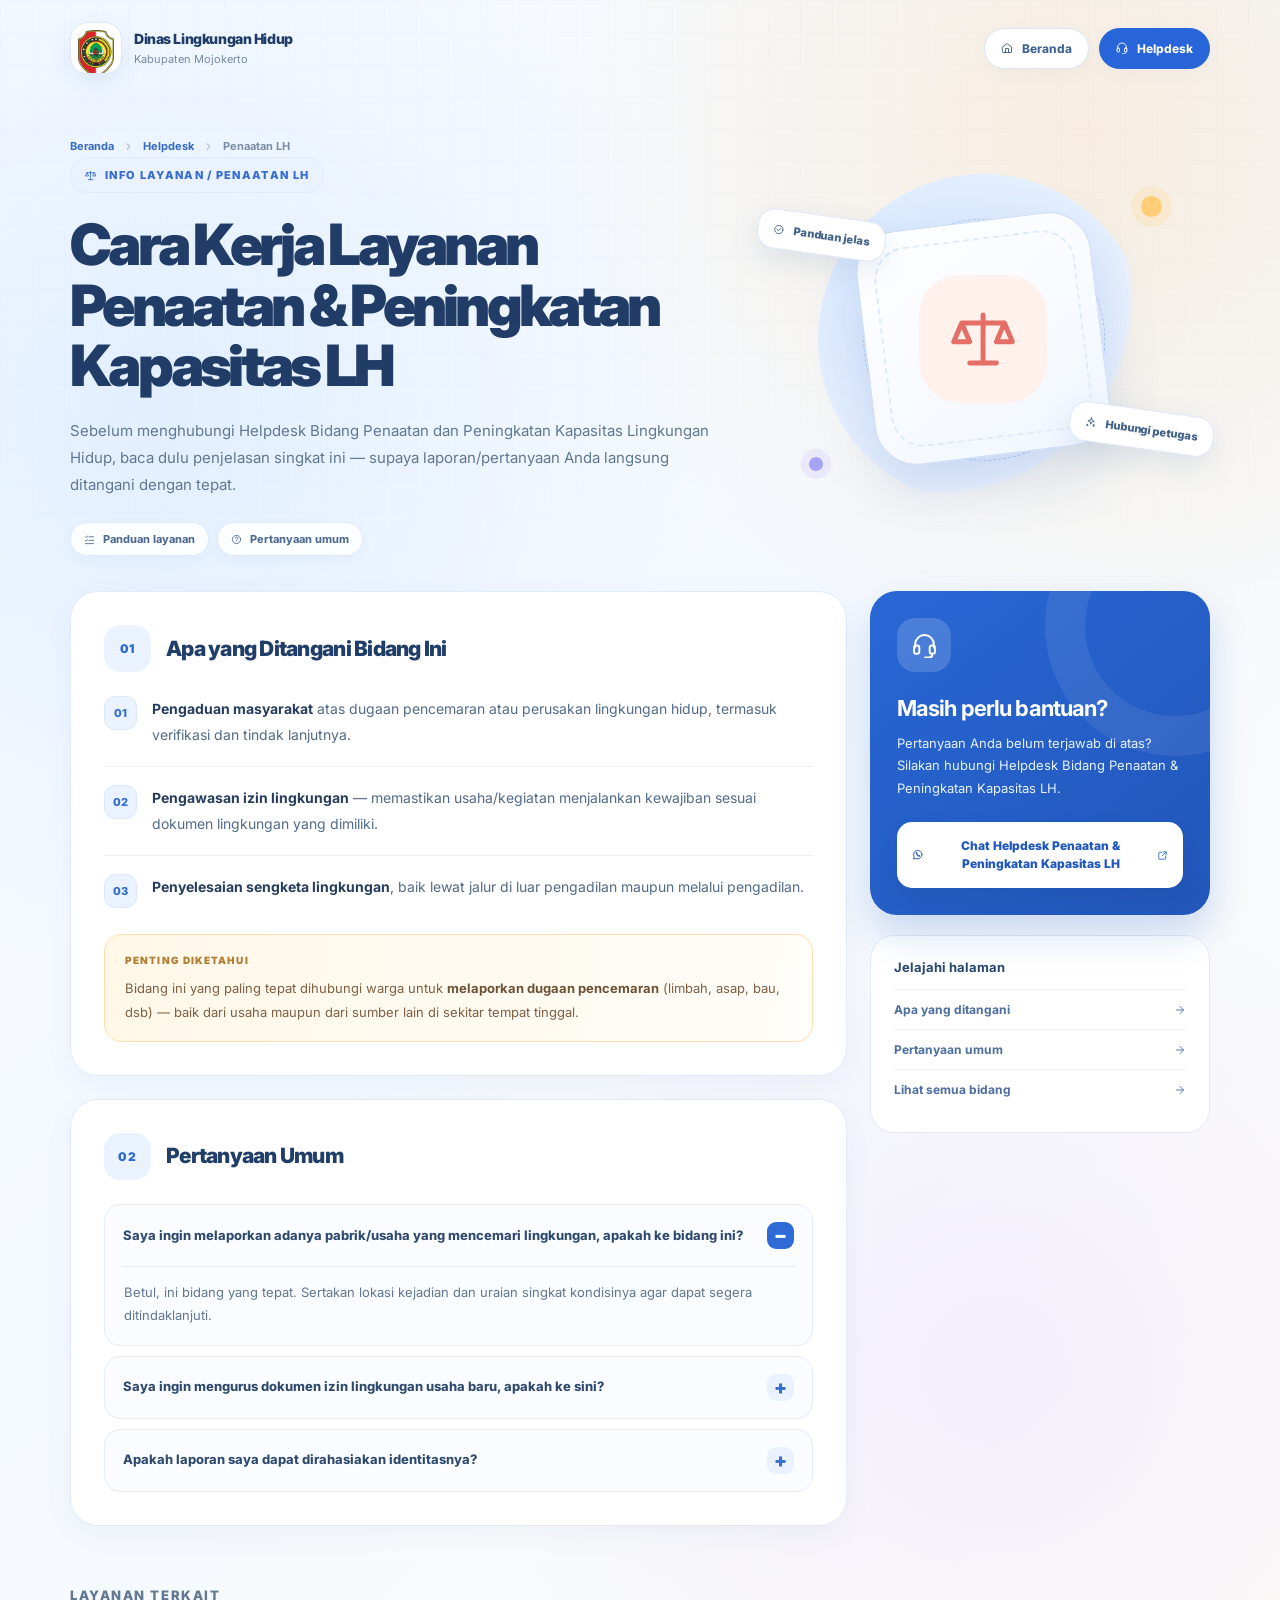
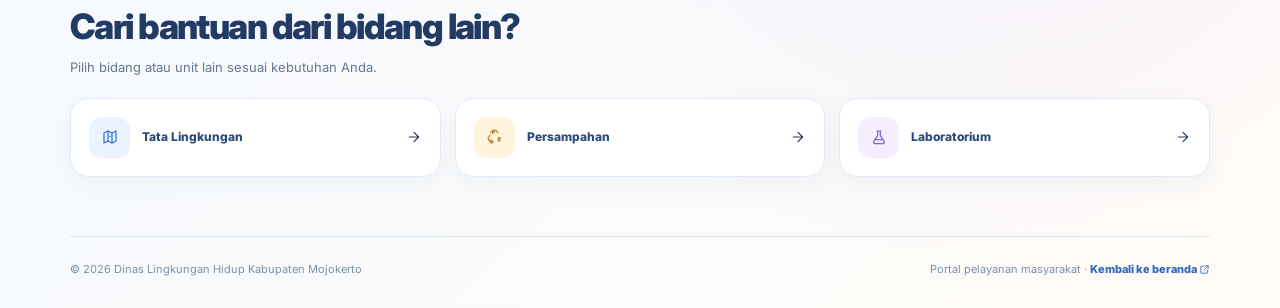
<file: layanan-penaatan.html>
<!doctype html>
<html lang="id">
<head>
<meta charset="utf-8">
<meta name="viewport" content="width=device-width, initial-scale=1">
<meta name="theme-color" content="#f4f9ff">
<title>Cara Kerja Layanan Penaatan &amp; Peningkatan Kapasitas LH — DLH Kabupaten Mojokerto</title>
<meta name="description" content="Sebelum menghubungi Helpdesk Bidang Penaatan dan Peningkatan Kapasitas Lingkungan Hidup, baca dulu penjelasan singkat ini — supaya laporan/pertanyaan Anda ">
<link rel="icon" type="image/png" href="logo.png">
<link rel="preconnect" href="https://fonts.googleapis.com">
<link rel="preconnect" href="https://fonts.gstatic.com" crossorigin>
<link href="https://fonts.googleapis.com/css2?family=Inter:wght@400;500;600;700;800;900&display=swap" rel="stylesheet">
<link rel="stylesheet" href="public-pages.css">
</head>
<body><svg aria-hidden="true" xmlns="http://www.w3.org/2000/svg" style="position:absolute;width:0;height:0;overflow:hidden" focusable="false"><symbol id="i-arrow-right" viewBox="0 0 24 24"><path d="M5 12h14m-7-7 7 7-7 7"/></symbol><symbol id="i-arrow-up-right-from-square" viewBox="0 0 24 24"><path d="M14 4h6v6m0-6-9 9"/><path d="M19 13v6a1 1 0 0 1-1 1H5a1 1 0 0 1-1-1V6a1 1 0 0 1 1-1h6"/></symbol><symbol id="i-chevron-right" viewBox="0 0 24 24"><path d="m9 18 6-6-6-6"/></symbol><symbol id="i-circle-check" viewBox="0 0 24 24"><circle cx="12" cy="12" r="9"/><path d="m8 12 3 3 5-6"/></symbol><symbol id="i-circle-question" viewBox="0 0 24 24"><circle cx="12" cy="12" r="9"/><path d="M9.5 9a2.7 2.7 0 1 1 4.4 2.1c-1.2.9-1.9 1.3-1.9 3"/><circle cx="12" cy="17" r=".8" fill="currentColor" stroke="none"/></symbol><symbol id="i-comments" viewBox="0 0 24 24"><path d="M4 16a7 7 0 0 1-2-5 7 7 0 0 1 7-7h5a7 7 0 0 1 7 7 7 7 0 0 1-7 7H9l-4 3v-5z"/><path d="M8 11h.1m3.9 0h.1m3.9 0h.1"/></symbol><symbol id="i-flask-vial" viewBox="0 0 24 24"><path d="M9 3h6M10 3v7l-5.8 8.7A2.2 2.2 0 0 0 6 22h12a2.2 2.2 0 0 0 1.8-3.3L14 10V3"/><path d="M7 16h10"/></symbol><symbol id="i-headset" viewBox="0 0 24 24"><path d="M3 14v-3a9 9 0 0 1 18 0v3"/><rect x="2" y="12" width="5" height="8" rx="2"/><rect x="17" y="12" width="5" height="8" rx="2"/><path d="M19.5 20v.5a3 3 0 0 1-3 3h-4"/></symbol><symbol id="i-house" viewBox="0 0 24 24"><path d="m3 10 9-7 9 7v10a1 1 0 0 1-1 1H4a1 1 0 0 1-1-1z"/><path d="M9 21v-8h6v8"/></symbol><symbol id="i-list-check" viewBox="0 0 24 24"><path d="m3 6 2 2 3-4M11 6h10M3 14l2 2 3-4m3 2h10M3 21h18"/></symbol><symbol id="i-map-marked-alt" viewBox="0 0 24 24"><path d="M3 6 9 3l6 3 6-3v15l-6 3-6-3-6 3z"/><path d="M9 3v15m6-12v15"/><circle cx="12" cy="11" r="1.3" fill="currentColor" stroke="none"/></symbol><symbol id="i-recycle" viewBox="0 0 24 24"><path d="m7 5 3-3 3 3M10 2v5M6 9 3 14l3 5h5"/><path d="m9 22-3-3 3-3M6 19h5M18 18h3l-2-5"/><path d="m22 14-3-1-1 3M18 6l-3-4h-4"/></symbol><symbol id="i-scale-balanced" viewBox="0 0 24 24"><path d="M12 3v18M4 6h16M4 6l-3 7h6zM20 6l-3 7h6zM7 21h10"/></symbol><symbol id="i-sparkles" viewBox="0 0 24 24"><path d="m12 2 1.8 5.2L19 9l-5.2 1.8L12 16l-1.8-5.2L5 9l5.2-1.8zM5 17l.7 1.3L7 19l-1.3.7L5 21l-.7-1.3L3 19l1.3-.7zM19 16l.7 1.3L21 18l-1.3.7L19 20l-.7-1.3L17 18l1.3-.7z"/></symbol><symbol id="i-whatsapp" viewBox="0 0 24 24"><path d="M20 11.5a8.5 8.5 0 0 1-12.5 7.4L3 20l1.2-4.5A8.5 8.5 0 1 1 20 11.5z"/><path d="M8 8c0 3.4 3.4 6.8 6.8 6.8l1.2-1.2-2-1.4-1.2 1c-1.5-.6-2.6-1.7-3.3-3.2l1-1.2-1.3-1.9z"/></symbol></svg>
<header class="site-header"><div class="wrap header-inner">
<a href="index.html" class="brand" aria-label="Ke Beranda DLH Kabupaten Mojokerto">
 <span class="brand-emblem"><img src="logo.png" alt="Logo DLH" onerror="this.style.display='none'"></span>
 <span class="brand-copy"><strong>Dinas Lingkungan Hidup</strong><small>Kabupaten Mojokerto</small></span>
</a>
<nav class="header-actions" aria-label="Navigasi utama">
 <a class="header-link secondary" href="index.html"><svg class="ui-icon" aria-hidden="true"><use href="#i-house"></use></svg> Beranda</a>
 <a class="header-link primary" href="helpdesk.html"><svg class="ui-icon" aria-hidden="true"><use href="#i-headset"></use></svg> Helpdesk</a>
</nav>
</div></header>
<main><section class="wrap hero detail-hero">
 <div class="hero-copy"><div class="breadcrumb"><a href="index.html">Beranda</a><svg class="ui-icon" aria-hidden="true"><use href="#i-chevron-right"></use></svg><a href="helpdesk.html">Helpdesk</a><svg class="ui-icon" aria-hidden="true"><use href="#i-chevron-right"></use></svg><span>Penaatan LH</span></div>
 <span class="eyebrow"><svg class="ui-icon" aria-hidden="true"><use href="#i-scale-balanced"></use></svg> Info layanan / Penaatan LH</span>
 <h1>Cara Kerja Layanan Penaatan &amp; Peningkatan Kapasitas LH</h1><p class="hero-lede">Sebelum menghubungi Helpdesk Bidang Penaatan dan Peningkatan Kapasitas Lingkungan Hidup, baca dulu penjelasan singkat ini — supaya laporan/pertanyaan Anda langsung ditangani dengan tepat.</p>
 <div class="hero-pills"><a class="hero-pill" href="#panduan"><svg class="ui-icon" aria-hidden="true"><use href="#i-list-check"></use></svg> Panduan layanan</a><a class="hero-pill" href="#tanya-jawab"><svg class="ui-icon" aria-hidden="true"><use href="#i-circle-question"></use></svg> Pertanyaan umum</a></div></div>
 <div class="hero-art tone-coral" aria-hidden="true"><div class="art-halo"></div><div class="art-orbit"></div><div class="art-orbit two"></div>
 <div class="art-panel"><div class="art-icon"><svg class="ui-icon" aria-hidden="true"><use href="#i-scale-balanced"></use></svg></div></div>
 <div class="art-sticker left"><svg class="ui-icon" aria-hidden="true"><use href="#i-circle-check"></use></svg>Panduan jelas</div>
 <div class="art-sticker right"><svg class="ui-icon" aria-hidden="true"><use href="#i-sparkles"></use></svg>Hubungi petugas</div></div>
</section>
<section class="wrap detail-layout" aria-label="Informasi lengkap layanan">
 <div class="content-stack">
  <article id="panduan" class="info-card"><div class="card-head"><span class="section-number">01</span><h2>Apa yang Ditangani Bidang Ini</h2></div>
   <ol class="steps"><li><div><b>Pengaduan masyarakat</b> atas dugaan pencemaran atau perusakan lingkungan hidup, termasuk verifikasi dan tindak lanjutnya.</div></li><li><div><b>Pengawasan izin lingkungan</b> &mdash; memastikan usaha/kegiatan menjalankan kewajiban sesuai dokumen lingkungan yang dimiliki.</div></li><li><div><b>Penyelesaian sengketa lingkungan</b>, baik lewat jalur di luar pengadilan maupun melalui pengadilan.</div></li></ol><div class="callout">
      Bidang ini yang paling tepat dihubungi warga untuk <b>melaporkan dugaan pencemaran</b> (limbah, asap, bau, dsb) &mdash; baik dari usaha maupun dari sumber lain di sekitar tempat tinggal.
    </div>
  </article>
  <section id="tanya-jawab" class="info-card" aria-labelledby="faq-heading"><div class="card-head"><span class="section-number">02</span><h2 id="faq-heading">Pertanyaan Umum</h2></div>
   <div class="faq-list"><details class="faq" open><summary>Saya ingin melaporkan adanya pabrik/usaha yang mencemari lingkungan, apakah ke bidang ini?</summary><div class="answer">Betul, ini bidang yang tepat. Sertakan lokasi kejadian dan uraian singkat kondisinya agar dapat segera ditindaklanjuti.</div></details><details class="faq"><summary>Saya ingin mengurus dokumen izin lingkungan usaha baru, apakah ke sini?</summary><div class="answer">Untuk kajian dan penyusunan dokumen lingkungan (AMDAL/UKL-UPL/SPPL), itu ranah <b>Bidang Tata Lingkungan</b>. Bidang ini lebih ke Peningkatan Kapasitas  pelaksanaan izin yang sudah dimiliki.</div></details><details class="faq"><summary>Apakah laporan saya dapat dirahasiakan identitasnya?</summary><div class="answer">Sampaikan langsung ke petugas saat chat &mdash; kebijakan kerahasiaan pelapor akan dijelaskan sesuai prosedur penanganan pengaduan yang berlaku.</div></details></div>
  </section>
 </div>
 <aside class="sidebar" aria-label="Kontak dan navigasi">
  <div class="help-card"><div class="help-icon"><svg class="ui-icon" aria-hidden="true"><use href="#i-headset"></use></svg></div><h2>Masih perlu bantuan?</h2><p>Pertanyaan Anda belum terjawab di atas? Silakan hubungi Helpdesk Bidang Penaatan &amp; Peningkatan Kapasitas  LH.</p>
   <a class="whatsapp" href="https://wa.me/6282336742595?text=Halo%20Bapak/Ibu.%0A%0APerkenalkan%2C%20saya%3A%0A%0ANama%3A%20%5BNama%5D%0AAlamat%3A%20%5BAlamat%5D%0A%0ASaya%20sudah%20membaca%20info%20layanan%20penaatan%20%26%20Peningkatan%20Kapasitas%20LH%2C%20dan%20ingin%20melaporkan/menanyakan%3A%0A%0A%5BUraian%20singkat%20laporan/pertanyaan%5D%0A%0ATerima%20kasih." target="_blank" rel="noopener noreferrer"><svg class="ui-icon" aria-hidden="true"><use href="#i-whatsapp"></use></svg>Chat Helpdesk Penaatan &amp; Peningkatan Kapasitas  LH <svg class="ui-icon" aria-hidden="true" style="font-size:11px;color:#2866ce"><use href="#i-arrow-up-right-from-square"></use></svg></a>
  </div>
  <div class="tiny-nav"><h3>Jelajahi halaman</h3><a href="#panduan">Apa yang ditangani <svg class="ui-icon" aria-hidden="true"><use href="#i-arrow-right"></use></svg></a><a href="#tanya-jawab">Pertanyaan umum <svg class="ui-icon" aria-hidden="true"><use href="#i-arrow-right"></use></svg></a><a href="helpdesk.html">Lihat semua bidang <svg class="ui-icon" aria-hidden="true"><use href="#i-arrow-right"></use></svg></a></div>
 </aside>
</section>
<section class="wrap more-services" aria-labelledby="other-title"><div class="section-heading"><div><p class="section-kicker">Layanan terkait</p><h2 id="other-title">Cari bantuan dari bidang lain?</h2><p>Pilih bidang atau unit lain sesuai kebutuhan Anda.</p></div></div>
<div class="quick-grid"><a class="quick-card tone-sky" href="layanan-tata-lingkungan.html"><span class="quick-icon"><svg class="ui-icon" aria-hidden="true"><use href="#i-map-marked-alt"></use></svg></span><span class="quick-name">Tata Lingkungan</span><svg class="ui-icon" aria-hidden="true"><use href="#i-arrow-right"></use></svg></a><a class="quick-card tone-yellow" href="layanan-sampah.html"><span class="quick-icon"><svg class="ui-icon" aria-hidden="true"><use href="#i-recycle"></use></svg></span><span class="quick-name">Persampahan</span><svg class="ui-icon" aria-hidden="true"><use href="#i-arrow-right"></use></svg></a><a class="quick-card tone-purple" href="layanan-lab.html"><span class="quick-icon"><svg class="ui-icon" aria-hidden="true"><use href="#i-flask-vial"></use></svg></span><span class="quick-name">Laboratorium</span><svg class="ui-icon" aria-hidden="true"><use href="#i-arrow-right"></use></svg></a></div></section>
</main>
<footer class="wrap footer"><span>© 2026 Dinas Lingkungan Hidup Kabupaten Mojokerto</span><span>Portal pelayanan masyarakat · <a href="index.html">Kembali ke beranda <svg class="ui-icon" aria-hidden="true"><use href="#i-arrow-up-right-from-square"></use></svg></a></span></footer>
</body></html>
</file>
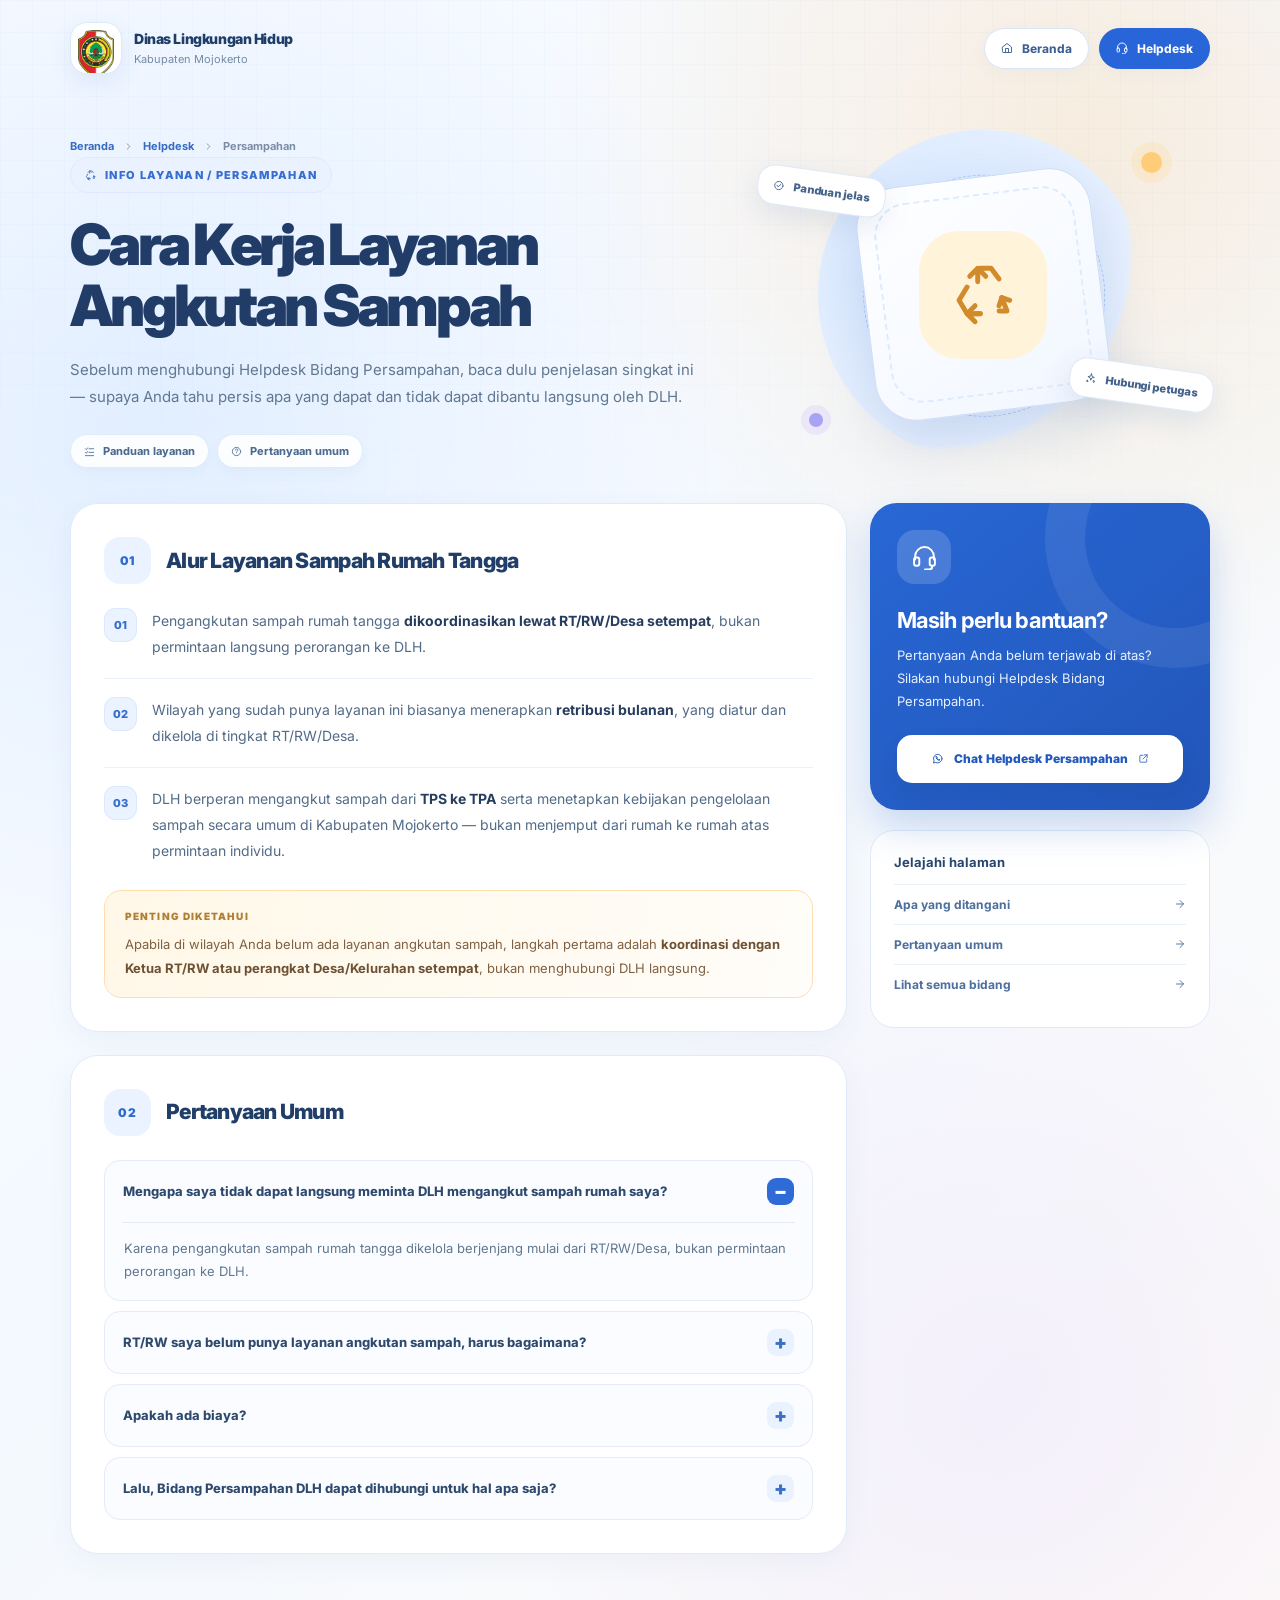
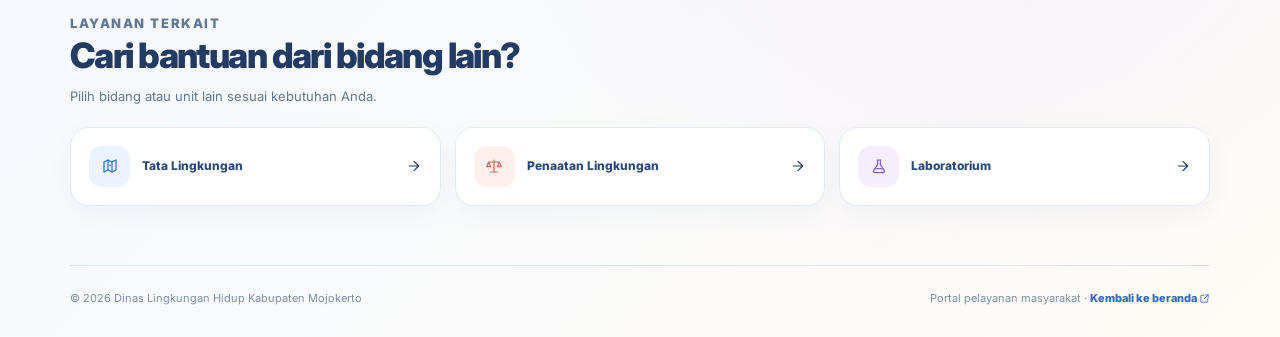
<file: layanan-sampah.html>
<!doctype html>
<html lang="id">
<head>
<meta charset="utf-8">
<meta name="viewport" content="width=device-width, initial-scale=1">
<meta name="theme-color" content="#f4f9ff">
<title>Cara Kerja Layanan Angkutan Sampah — DLH Kabupaten Mojokerto</title>
<meta name="description" content="Sebelum menghubungi Helpdesk Bidang Persampahan, baca dulu penjelasan singkat ini — supaya Anda tahu persis apa yang dapat dan tidak dapat dibantu langsung">
<link rel="icon" type="image/png" href="logo.png">
<link rel="preconnect" href="https://fonts.googleapis.com">
<link rel="preconnect" href="https://fonts.gstatic.com" crossorigin>
<link href="https://fonts.googleapis.com/css2?family=Inter:wght@400;500;600;700;800;900&display=swap" rel="stylesheet">
<link rel="stylesheet" href="public-pages.css">
</head>
<body><svg aria-hidden="true" xmlns="http://www.w3.org/2000/svg" style="position:absolute;width:0;height:0;overflow:hidden" focusable="false"><symbol id="i-arrow-right" viewBox="0 0 24 24"><path d="M5 12h14m-7-7 7 7-7 7"/></symbol><symbol id="i-arrow-up-right-from-square" viewBox="0 0 24 24"><path d="M14 4h6v6m0-6-9 9"/><path d="M19 13v6a1 1 0 0 1-1 1H5a1 1 0 0 1-1-1V6a1 1 0 0 1 1-1h6"/></symbol><symbol id="i-chevron-right" viewBox="0 0 24 24"><path d="m9 18 6-6-6-6"/></symbol><symbol id="i-circle-check" viewBox="0 0 24 24"><circle cx="12" cy="12" r="9"/><path d="m8 12 3 3 5-6"/></symbol><symbol id="i-circle-question" viewBox="0 0 24 24"><circle cx="12" cy="12" r="9"/><path d="M9.5 9a2.7 2.7 0 1 1 4.4 2.1c-1.2.9-1.9 1.3-1.9 3"/><circle cx="12" cy="17" r=".8" fill="currentColor" stroke="none"/></symbol><symbol id="i-comments" viewBox="0 0 24 24"><path d="M4 16a7 7 0 0 1-2-5 7 7 0 0 1 7-7h5a7 7 0 0 1 7 7 7 7 0 0 1-7 7H9l-4 3v-5z"/><path d="M8 11h.1m3.9 0h.1m3.9 0h.1"/></symbol><symbol id="i-flask-vial" viewBox="0 0 24 24"><path d="M9 3h6M10 3v7l-5.8 8.7A2.2 2.2 0 0 0 6 22h12a2.2 2.2 0 0 0 1.8-3.3L14 10V3"/><path d="M7 16h10"/></symbol><symbol id="i-headset" viewBox="0 0 24 24"><path d="M3 14v-3a9 9 0 0 1 18 0v3"/><rect x="2" y="12" width="5" height="8" rx="2"/><rect x="17" y="12" width="5" height="8" rx="2"/><path d="M19.5 20v.5a3 3 0 0 1-3 3h-4"/></symbol><symbol id="i-house" viewBox="0 0 24 24"><path d="m3 10 9-7 9 7v10a1 1 0 0 1-1 1H4a1 1 0 0 1-1-1z"/><path d="M9 21v-8h6v8"/></symbol><symbol id="i-list-check" viewBox="0 0 24 24"><path d="m3 6 2 2 3-4M11 6h10M3 14l2 2 3-4m3 2h10M3 21h18"/></symbol><symbol id="i-map-marked-alt" viewBox="0 0 24 24"><path d="M3 6 9 3l6 3 6-3v15l-6 3-6-3-6 3z"/><path d="M9 3v15m6-12v15"/><circle cx="12" cy="11" r="1.3" fill="currentColor" stroke="none"/></symbol><symbol id="i-recycle" viewBox="0 0 24 24"><path d="m7 5 3-3 3 3M10 2v5M6 9 3 14l3 5h5"/><path d="m9 22-3-3 3-3M6 19h5M18 18h3l-2-5"/><path d="m22 14-3-1-1 3M18 6l-3-4h-4"/></symbol><symbol id="i-scale-balanced" viewBox="0 0 24 24"><path d="M12 3v18M4 6h16M4 6l-3 7h6zM20 6l-3 7h6zM7 21h10"/></symbol><symbol id="i-sparkles" viewBox="0 0 24 24"><path d="m12 2 1.8 5.2L19 9l-5.2 1.8L12 16l-1.8-5.2L5 9l5.2-1.8zM5 17l.7 1.3L7 19l-1.3.7L5 21l-.7-1.3L3 19l1.3-.7zM19 16l.7 1.3L21 18l-1.3.7L19 20l-.7-1.3L17 18l1.3-.7z"/></symbol><symbol id="i-whatsapp" viewBox="0 0 24 24"><path d="M20 11.5a8.5 8.5 0 0 1-12.5 7.4L3 20l1.2-4.5A8.5 8.5 0 1 1 20 11.5z"/><path d="M8 8c0 3.4 3.4 6.8 6.8 6.8l1.2-1.2-2-1.4-1.2 1c-1.5-.6-2.6-1.7-3.3-3.2l1-1.2-1.3-1.9z"/></symbol></svg>
<header class="site-header"><div class="wrap header-inner">
<a href="index.html" class="brand" aria-label="Ke Beranda DLH Kabupaten Mojokerto">
 <span class="brand-emblem"><img src="logo.png" alt="Logo DLH" onerror="this.style.display='none'"></span>
 <span class="brand-copy"><strong>Dinas Lingkungan Hidup</strong><small>Kabupaten Mojokerto</small></span>
</a>
<nav class="header-actions" aria-label="Navigasi utama">
 <a class="header-link secondary" href="index.html"><svg class="ui-icon" aria-hidden="true"><use href="#i-house"></use></svg> Beranda</a>
 <a class="header-link primary" href="helpdesk.html"><svg class="ui-icon" aria-hidden="true"><use href="#i-headset"></use></svg> Helpdesk</a>
</nav>
</div></header>
<main><section class="wrap hero detail-hero">
 <div class="hero-copy"><div class="breadcrumb"><a href="index.html">Beranda</a><svg class="ui-icon" aria-hidden="true"><use href="#i-chevron-right"></use></svg><a href="helpdesk.html">Helpdesk</a><svg class="ui-icon" aria-hidden="true"><use href="#i-chevron-right"></use></svg><span>Persampahan</span></div>
 <span class="eyebrow"><svg class="ui-icon" aria-hidden="true"><use href="#i-recycle"></use></svg> Info layanan / Persampahan</span>
 <h1>Cara Kerja Layanan Angkutan Sampah</h1><p class="hero-lede">Sebelum menghubungi Helpdesk Bidang Persampahan, baca dulu penjelasan singkat ini — supaya Anda tahu persis apa yang dapat dan tidak dapat dibantu langsung oleh DLH.</p>
 <div class="hero-pills"><a class="hero-pill" href="#panduan"><svg class="ui-icon" aria-hidden="true"><use href="#i-list-check"></use></svg> Panduan layanan</a><a class="hero-pill" href="#tanya-jawab"><svg class="ui-icon" aria-hidden="true"><use href="#i-circle-question"></use></svg> Pertanyaan umum</a></div></div>
 <div class="hero-art tone-yellow" aria-hidden="true"><div class="art-halo"></div><div class="art-orbit"></div><div class="art-orbit two"></div>
 <div class="art-panel"><div class="art-icon"><svg class="ui-icon" aria-hidden="true"><use href="#i-recycle"></use></svg></div></div>
 <div class="art-sticker left"><svg class="ui-icon" aria-hidden="true"><use href="#i-circle-check"></use></svg>Panduan jelas</div>
 <div class="art-sticker right"><svg class="ui-icon" aria-hidden="true"><use href="#i-sparkles"></use></svg>Hubungi petugas</div></div>
</section>
<section class="wrap detail-layout" aria-label="Informasi lengkap layanan">
 <div class="content-stack">
  <article id="panduan" class="info-card"><div class="card-head"><span class="section-number">01</span><h2>Alur Layanan Sampah Rumah Tangga</h2></div>
   <ol class="steps"><li><div>Pengangkutan sampah rumah tangga <b>dikoordinasikan lewat RT/RW/Desa setempat</b>, bukan permintaan langsung perorangan ke DLH.</div></li><li><div>Wilayah yang sudah punya layanan ini biasanya menerapkan <b>retribusi bulanan</b>, yang diatur dan dikelola di tingkat RT/RW/Desa.</div></li><li><div>DLH berperan mengangkut sampah dari <b>TPS ke TPA</b> serta menetapkan kebijakan pengelolaan sampah secara umum di Kabupaten Mojokerto &mdash; bukan menjemput dari rumah ke rumah atas permintaan individu.</div></li></ol><div class="callout">
      Apabila di wilayah Anda belum ada layanan angkutan sampah, langkah pertama adalah <b>koordinasi dengan Ketua RT/RW atau perangkat Desa/Kelurahan setempat</b>, bukan menghubungi DLH langsung.
    </div>
  </article>
  <section id="tanya-jawab" class="info-card" aria-labelledby="faq-heading"><div class="card-head"><span class="section-number">02</span><h2 id="faq-heading">Pertanyaan Umum</h2></div>
   <div class="faq-list"><details class="faq" open><summary>Mengapa saya tidak dapat langsung meminta DLH mengangkut sampah rumah saya?</summary><div class="answer">Karena pengangkutan sampah rumah tangga dikelola berjenjang mulai dari RT/RW/Desa, bukan permintaan perorangan ke DLH.</div></details><details class="faq"><summary>RT/RW saya belum punya layanan angkutan sampah, harus bagaimana?</summary><div class="answer">Sampaikan ke Ketua RT/RW atau perangkat Desa/Kelurahan agar mereka yang berkoordinasi dengan DLH untuk pengadaan layanan di wilayah tersebut.</div></details><details class="faq"><summary>Apakah ada biaya?</summary><div class="answer">Umumnya ada retribusi bulanan yang besarannya diatur di tingkat RT/RW/Desa masing-masing.</div></details><details class="faq"><summary>Lalu, Bidang Persampahan DLH dapat dihubungi untuk hal apa saja?</summary><div class="answer">Untuk hal di luar permintaan angkut sampah perorangan &mdash; misalnya koordinasi tingkat RT/RW/Desa, retribusi sampah di wilayah yang sudah terlayani, atau pertanyaan lain seputar pengelolaan sampah dan TPS/TPA.</div></details></div>
  </section>
 </div>
 <aside class="sidebar" aria-label="Kontak dan navigasi">
  <div class="help-card"><div class="help-icon"><svg class="ui-icon" aria-hidden="true"><use href="#i-headset"></use></svg></div><h2>Masih perlu bantuan?</h2><p>Pertanyaan Anda belum terjawab di atas? Silakan hubungi Helpdesk Bidang Persampahan.</p>
   <a class="whatsapp" href="https://wa.me/6281259065456?text=Halo%20Bapak/Ibu.%0A%0APerkenalkan%2C%20saya%3A%0A%0ANama%3A%20%5BNama%5D%0AAlamat%3A%20%5BAlamat%5D%0A%0ASaya%20sudah%20membaca%20info%20layanan%20sampah%2C%20dan%20ingin%20menanyakan%3A%0A%0A%5BPertanyaan%20Anda%5D%0A%0ATerima%20kasih." target="_blank" rel="noopener noreferrer"><svg class="ui-icon" aria-hidden="true"><use href="#i-whatsapp"></use></svg>Chat Helpdesk Persampahan <svg class="ui-icon" aria-hidden="true" style="font-size:11px;color:#2866ce"><use href="#i-arrow-up-right-from-square"></use></svg></a>
  </div>
  <div class="tiny-nav"><h3>Jelajahi halaman</h3><a href="#panduan">Apa yang ditangani <svg class="ui-icon" aria-hidden="true"><use href="#i-arrow-right"></use></svg></a><a href="#tanya-jawab">Pertanyaan umum <svg class="ui-icon" aria-hidden="true"><use href="#i-arrow-right"></use></svg></a><a href="helpdesk.html">Lihat semua bidang <svg class="ui-icon" aria-hidden="true"><use href="#i-arrow-right"></use></svg></a></div>
 </aside>
</section>
<section class="wrap more-services" aria-labelledby="other-title"><div class="section-heading"><div><p class="section-kicker">Layanan terkait</p><h2 id="other-title">Cari bantuan dari bidang lain?</h2><p>Pilih bidang atau unit lain sesuai kebutuhan Anda.</p></div></div>
<div class="quick-grid"><a class="quick-card tone-sky" href="layanan-tata-lingkungan.html"><span class="quick-icon"><svg class="ui-icon" aria-hidden="true"><use href="#i-map-marked-alt"></use></svg></span><span class="quick-name">Tata Lingkungan</span><svg class="ui-icon" aria-hidden="true"><use href="#i-arrow-right"></use></svg></a><a class="quick-card tone-coral" href="layanan-penaatan.html"><span class="quick-icon"><svg class="ui-icon" aria-hidden="true"><use href="#i-scale-balanced"></use></svg></span><span class="quick-name">Penaatan Lingkungan</span><svg class="ui-icon" aria-hidden="true"><use href="#i-arrow-right"></use></svg></a><a class="quick-card tone-purple" href="layanan-lab.html"><span class="quick-icon"><svg class="ui-icon" aria-hidden="true"><use href="#i-flask-vial"></use></svg></span><span class="quick-name">Laboratorium</span><svg class="ui-icon" aria-hidden="true"><use href="#i-arrow-right"></use></svg></a></div></section>
</main>
<footer class="wrap footer"><span>© 2026 Dinas Lingkungan Hidup Kabupaten Mojokerto</span><span>Portal pelayanan masyarakat · <a href="index.html">Kembali ke beranda <svg class="ui-icon" aria-hidden="true"><use href="#i-arrow-up-right-from-square"></use></svg></a></span></footer>
</body></html>
</file>
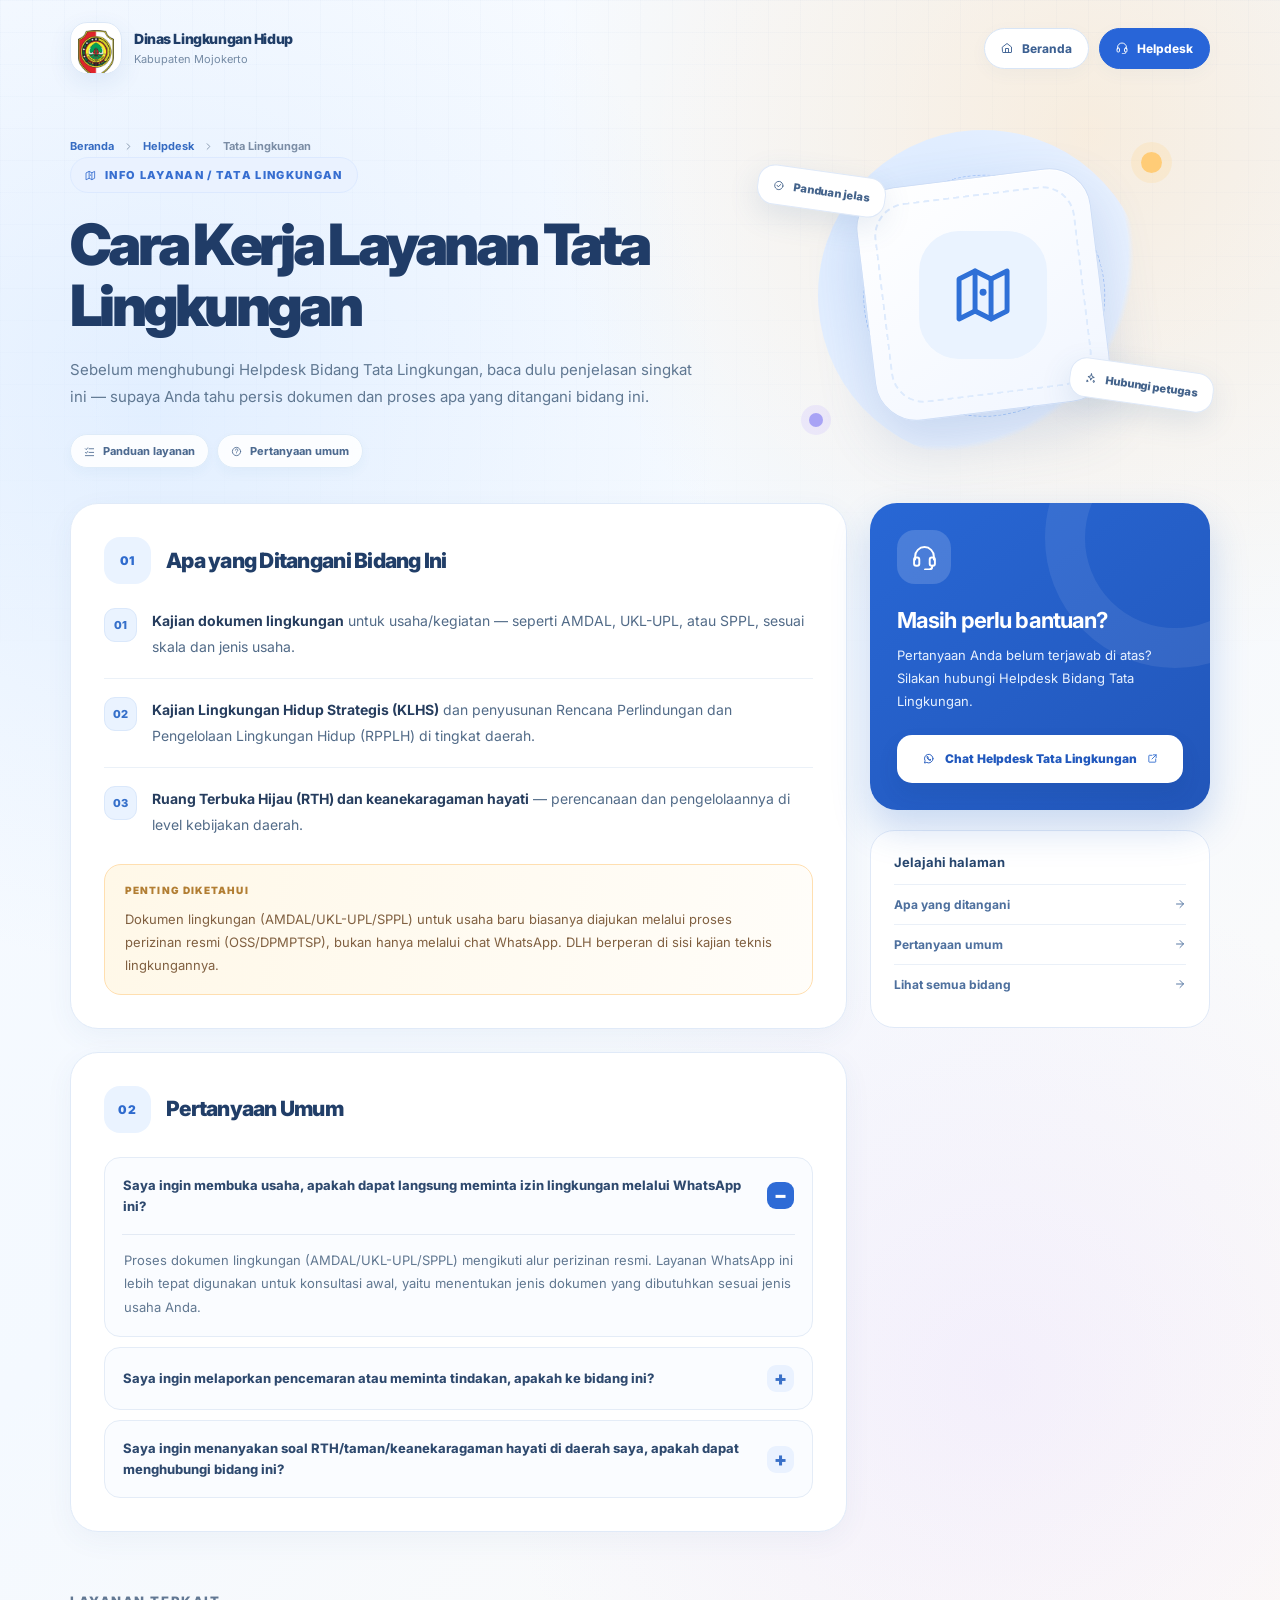
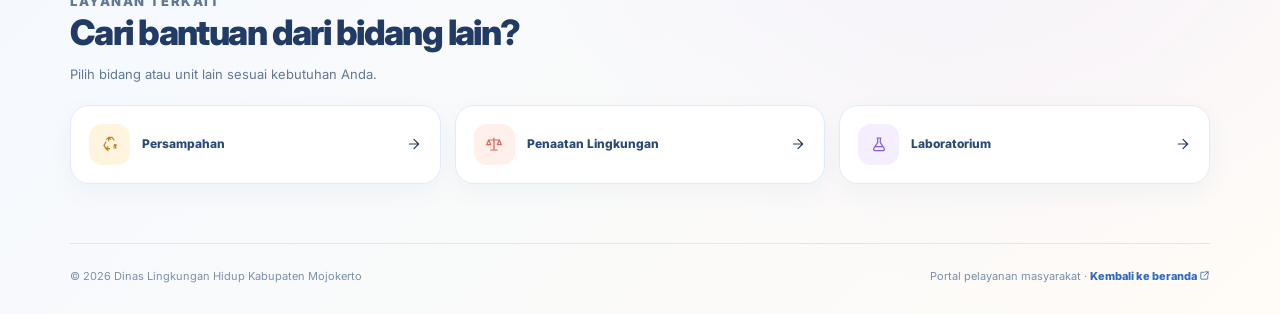
<file: layanan-tata-lingkungan.html>
<!doctype html>
<html lang="id">
<head>
<meta charset="utf-8">
<meta name="viewport" content="width=device-width, initial-scale=1">
<meta name="theme-color" content="#f4f9ff">
<title>Cara Kerja Layanan Tata Lingkungan — DLH Kabupaten Mojokerto</title>
<meta name="description" content="Sebelum menghubungi Helpdesk Bidang Tata Lingkungan, baca dulu penjelasan singkat ini — supaya Anda tahu persis dokumen dan proses apa yang ditangani bidan">
<link rel="icon" type="image/png" href="logo.png">
<link rel="preconnect" href="https://fonts.googleapis.com">
<link rel="preconnect" href="https://fonts.gstatic.com" crossorigin>
<link href="https://fonts.googleapis.com/css2?family=Inter:wght@400;500;600;700;800;900&display=swap" rel="stylesheet">
<link rel="stylesheet" href="public-pages.css">
</head>
<body><svg aria-hidden="true" xmlns="http://www.w3.org/2000/svg" style="position:absolute;width:0;height:0;overflow:hidden" focusable="false"><symbol id="i-arrow-right" viewBox="0 0 24 24"><path d="M5 12h14m-7-7 7 7-7 7"/></symbol><symbol id="i-arrow-up-right-from-square" viewBox="0 0 24 24"><path d="M14 4h6v6m0-6-9 9"/><path d="M19 13v6a1 1 0 0 1-1 1H5a1 1 0 0 1-1-1V6a1 1 0 0 1 1-1h6"/></symbol><symbol id="i-chevron-right" viewBox="0 0 24 24"><path d="m9 18 6-6-6-6"/></symbol><symbol id="i-circle-check" viewBox="0 0 24 24"><circle cx="12" cy="12" r="9"/><path d="m8 12 3 3 5-6"/></symbol><symbol id="i-circle-question" viewBox="0 0 24 24"><circle cx="12" cy="12" r="9"/><path d="M9.5 9a2.7 2.7 0 1 1 4.4 2.1c-1.2.9-1.9 1.3-1.9 3"/><circle cx="12" cy="17" r=".8" fill="currentColor" stroke="none"/></symbol><symbol id="i-comments" viewBox="0 0 24 24"><path d="M4 16a7 7 0 0 1-2-5 7 7 0 0 1 7-7h5a7 7 0 0 1 7 7 7 7 0 0 1-7 7H9l-4 3v-5z"/><path d="M8 11h.1m3.9 0h.1m3.9 0h.1"/></symbol><symbol id="i-flask-vial" viewBox="0 0 24 24"><path d="M9 3h6M10 3v7l-5.8 8.7A2.2 2.2 0 0 0 6 22h12a2.2 2.2 0 0 0 1.8-3.3L14 10V3"/><path d="M7 16h10"/></symbol><symbol id="i-headset" viewBox="0 0 24 24"><path d="M3 14v-3a9 9 0 0 1 18 0v3"/><rect x="2" y="12" width="5" height="8" rx="2"/><rect x="17" y="12" width="5" height="8" rx="2"/><path d="M19.5 20v.5a3 3 0 0 1-3 3h-4"/></symbol><symbol id="i-house" viewBox="0 0 24 24"><path d="m3 10 9-7 9 7v10a1 1 0 0 1-1 1H4a1 1 0 0 1-1-1z"/><path d="M9 21v-8h6v8"/></symbol><symbol id="i-list-check" viewBox="0 0 24 24"><path d="m3 6 2 2 3-4M11 6h10M3 14l2 2 3-4m3 2h10M3 21h18"/></symbol><symbol id="i-map-marked-alt" viewBox="0 0 24 24"><path d="M3 6 9 3l6 3 6-3v15l-6 3-6-3-6 3z"/><path d="M9 3v15m6-12v15"/><circle cx="12" cy="11" r="1.3" fill="currentColor" stroke="none"/></symbol><symbol id="i-recycle" viewBox="0 0 24 24"><path d="m7 5 3-3 3 3M10 2v5M6 9 3 14l3 5h5"/><path d="m9 22-3-3 3-3M6 19h5M18 18h3l-2-5"/><path d="m22 14-3-1-1 3M18 6l-3-4h-4"/></symbol><symbol id="i-scale-balanced" viewBox="0 0 24 24"><path d="M12 3v18M4 6h16M4 6l-3 7h6zM20 6l-3 7h6zM7 21h10"/></symbol><symbol id="i-sparkles" viewBox="0 0 24 24"><path d="m12 2 1.8 5.2L19 9l-5.2 1.8L12 16l-1.8-5.2L5 9l5.2-1.8zM5 17l.7 1.3L7 19l-1.3.7L5 21l-.7-1.3L3 19l1.3-.7zM19 16l.7 1.3L21 18l-1.3.7L19 20l-.7-1.3L17 18l1.3-.7z"/></symbol><symbol id="i-whatsapp" viewBox="0 0 24 24"><path d="M20 11.5a8.5 8.5 0 0 1-12.5 7.4L3 20l1.2-4.5A8.5 8.5 0 1 1 20 11.5z"/><path d="M8 8c0 3.4 3.4 6.8 6.8 6.8l1.2-1.2-2-1.4-1.2 1c-1.5-.6-2.6-1.7-3.3-3.2l1-1.2-1.3-1.9z"/></symbol></svg>
<header class="site-header"><div class="wrap header-inner">
<a href="index.html" class="brand" aria-label="Ke Beranda DLH Kabupaten Mojokerto">
 <span class="brand-emblem"><img src="logo.png" alt="Logo DLH" onerror="this.style.display='none'"></span>
 <span class="brand-copy"><strong>Dinas Lingkungan Hidup</strong><small>Kabupaten Mojokerto</small></span>
</a>
<nav class="header-actions" aria-label="Navigasi utama">
 <a class="header-link secondary" href="index.html"><svg class="ui-icon" aria-hidden="true"><use href="#i-house"></use></svg> Beranda</a>
 <a class="header-link primary" href="helpdesk.html"><svg class="ui-icon" aria-hidden="true"><use href="#i-headset"></use></svg> Helpdesk</a>
</nav>
</div></header>
<main><section class="wrap hero detail-hero">
 <div class="hero-copy"><div class="breadcrumb"><a href="index.html">Beranda</a><svg class="ui-icon" aria-hidden="true"><use href="#i-chevron-right"></use></svg><a href="helpdesk.html">Helpdesk</a><svg class="ui-icon" aria-hidden="true"><use href="#i-chevron-right"></use></svg><span>Tata Lingkungan</span></div>
 <span class="eyebrow"><svg class="ui-icon" aria-hidden="true"><use href="#i-map-marked-alt"></use></svg> Info layanan / Tata Lingkungan</span>
 <h1>Cara Kerja Layanan Tata Lingkungan</h1><p class="hero-lede">Sebelum menghubungi Helpdesk Bidang Tata Lingkungan, baca dulu penjelasan singkat ini — supaya Anda tahu persis dokumen dan proses apa yang ditangani bidang ini.</p>
 <div class="hero-pills"><a class="hero-pill" href="#panduan"><svg class="ui-icon" aria-hidden="true"><use href="#i-list-check"></use></svg> Panduan layanan</a><a class="hero-pill" href="#tanya-jawab"><svg class="ui-icon" aria-hidden="true"><use href="#i-circle-question"></use></svg> Pertanyaan umum</a></div></div>
 <div class="hero-art tone-sky" aria-hidden="true"><div class="art-halo"></div><div class="art-orbit"></div><div class="art-orbit two"></div>
 <div class="art-panel"><div class="art-icon"><svg class="ui-icon" aria-hidden="true"><use href="#i-map-marked-alt"></use></svg></div></div>
 <div class="art-sticker left"><svg class="ui-icon" aria-hidden="true"><use href="#i-circle-check"></use></svg>Panduan jelas</div>
 <div class="art-sticker right"><svg class="ui-icon" aria-hidden="true"><use href="#i-sparkles"></use></svg>Hubungi petugas</div></div>
</section>
<section class="wrap detail-layout" aria-label="Informasi lengkap layanan">
 <div class="content-stack">
  <article id="panduan" class="info-card"><div class="card-head"><span class="section-number">01</span><h2>Apa yang Ditangani Bidang Ini</h2></div>
   <ol class="steps"><li><div><b>Kajian dokumen lingkungan</b> untuk usaha/kegiatan &mdash; seperti AMDAL, UKL-UPL, atau SPPL, sesuai skala dan jenis usaha.</div></li><li><div><b>Kajian Lingkungan Hidup Strategis (KLHS)</b> dan penyusunan Rencana Perlindungan dan Pengelolaan Lingkungan Hidup (RPPLH) di tingkat daerah.</div></li><li><div><b>Ruang Terbuka Hijau (RTH) dan keanekaragaman hayati</b> &mdash; perencanaan dan pengelolaannya di level kebijakan daerah.</div></li></ol><div class="callout">
      Dokumen lingkungan (AMDAL/UKL-UPL/SPPL) untuk usaha baru biasanya diajukan melalui proses perizinan resmi (OSS/DPMPTSP), bukan hanya melalui chat WhatsApp. DLH berperan di sisi kajian teknis lingkungannya.
    </div>
  </article>
  <section id="tanya-jawab" class="info-card" aria-labelledby="faq-heading"><div class="card-head"><span class="section-number">02</span><h2 id="faq-heading">Pertanyaan Umum</h2></div>
   <div class="faq-list"><details class="faq" open><summary>Saya ingin membuka usaha, apakah dapat langsung meminta izin lingkungan melalui WhatsApp ini?</summary><div class="answer">Proses dokumen lingkungan (AMDAL/UKL-UPL/SPPL) mengikuti alur perizinan resmi. Layanan WhatsApp ini lebih tepat digunakan untuk konsultasi awal, yaitu menentukan jenis dokumen yang dibutuhkan sesuai jenis usaha Anda.</div></details><details class="faq"><summary>Saya ingin melaporkan pencemaran atau meminta tindakan, apakah ke bidang ini?</summary><div class="answer">Untuk pengaduan pencemaran dan penegakan hukum lingkungan, hal tersebut merupakan ranah <b>Bidang Penaatan dan Pengawasan Lingkungan Hidup</b>, bukan Bidang Tata Lingkungan.</div></details><details class="faq"><summary>Saya ingin menanyakan soal RTH/taman/keanekaragaman hayati di daerah saya, apakah dapat menghubungi bidang ini?</summary><div class="answer">Bisa &mdash; ini termasuk cakupan Bidang Tata Lingkungan di level kebijakan dan perencanaan daerah.</div></details></div>
  </section>
 </div>
 <aside class="sidebar" aria-label="Kontak dan navigasi">
  <div class="help-card"><div class="help-icon"><svg class="ui-icon" aria-hidden="true"><use href="#i-headset"></use></svg></div><h2>Masih perlu bantuan?</h2><p>Pertanyaan Anda belum terjawab di atas? Silakan hubungi Helpdesk Bidang Tata Lingkungan.</p>
   <a class="whatsapp" href="https://wa.me/628213649614?text=Halo%20Bapak/Ibu.%0A%0APerkenalkan%2C%20saya%3A%0A%0ANama%3A%20%5BNama%5D%0AInstansi/Perusahaan%3A%20%5BNama%20Instansi/Perusahaan%2C%20jika%20ada%5D%0A%0ASaya%20sudah%20membaca%20info%20layanan%20tata%20lingkungan%2C%20dan%20ingin%20menanyakan%3A%0A%0A%5BPertanyaan%20Anda%5D%0A%0ATerima%20kasih." target="_blank" rel="noopener noreferrer"><svg class="ui-icon" aria-hidden="true"><use href="#i-whatsapp"></use></svg>Chat Helpdesk Tata Lingkungan <svg class="ui-icon" aria-hidden="true" style="font-size:11px;color:#2866ce"><use href="#i-arrow-up-right-from-square"></use></svg></a>
  </div>
  <div class="tiny-nav"><h3>Jelajahi halaman</h3><a href="#panduan">Apa yang ditangani <svg class="ui-icon" aria-hidden="true"><use href="#i-arrow-right"></use></svg></a><a href="#tanya-jawab">Pertanyaan umum <svg class="ui-icon" aria-hidden="true"><use href="#i-arrow-right"></use></svg></a><a href="helpdesk.html">Lihat semua bidang <svg class="ui-icon" aria-hidden="true"><use href="#i-arrow-right"></use></svg></a></div>
 </aside>
</section>
<section class="wrap more-services" aria-labelledby="other-title"><div class="section-heading"><div><p class="section-kicker">Layanan terkait</p><h2 id="other-title">Cari bantuan dari bidang lain?</h2><p>Pilih bidang atau unit lain sesuai kebutuhan Anda.</p></div></div>
<div class="quick-grid"><a class="quick-card tone-yellow" href="layanan-sampah.html"><span class="quick-icon"><svg class="ui-icon" aria-hidden="true"><use href="#i-recycle"></use></svg></span><span class="quick-name">Persampahan</span><svg class="ui-icon" aria-hidden="true"><use href="#i-arrow-right"></use></svg></a><a class="quick-card tone-coral" href="layanan-penaatan.html"><span class="quick-icon"><svg class="ui-icon" aria-hidden="true"><use href="#i-scale-balanced"></use></svg></span><span class="quick-name">Penaatan Lingkungan</span><svg class="ui-icon" aria-hidden="true"><use href="#i-arrow-right"></use></svg></a><a class="quick-card tone-purple" href="layanan-lab.html"><span class="quick-icon"><svg class="ui-icon" aria-hidden="true"><use href="#i-flask-vial"></use></svg></span><span class="quick-name">Laboratorium</span><svg class="ui-icon" aria-hidden="true"><use href="#i-arrow-right"></use></svg></a></div></section>
</main>
<footer class="wrap footer"><span>© 2026 Dinas Lingkungan Hidup Kabupaten Mojokerto</span><span>Portal pelayanan masyarakat · <a href="index.html">Kembali ke beranda <svg class="ui-icon" aria-hidden="true"><use href="#i-arrow-up-right-from-square"></use></svg></a></span></footer>
</body></html>
</file>
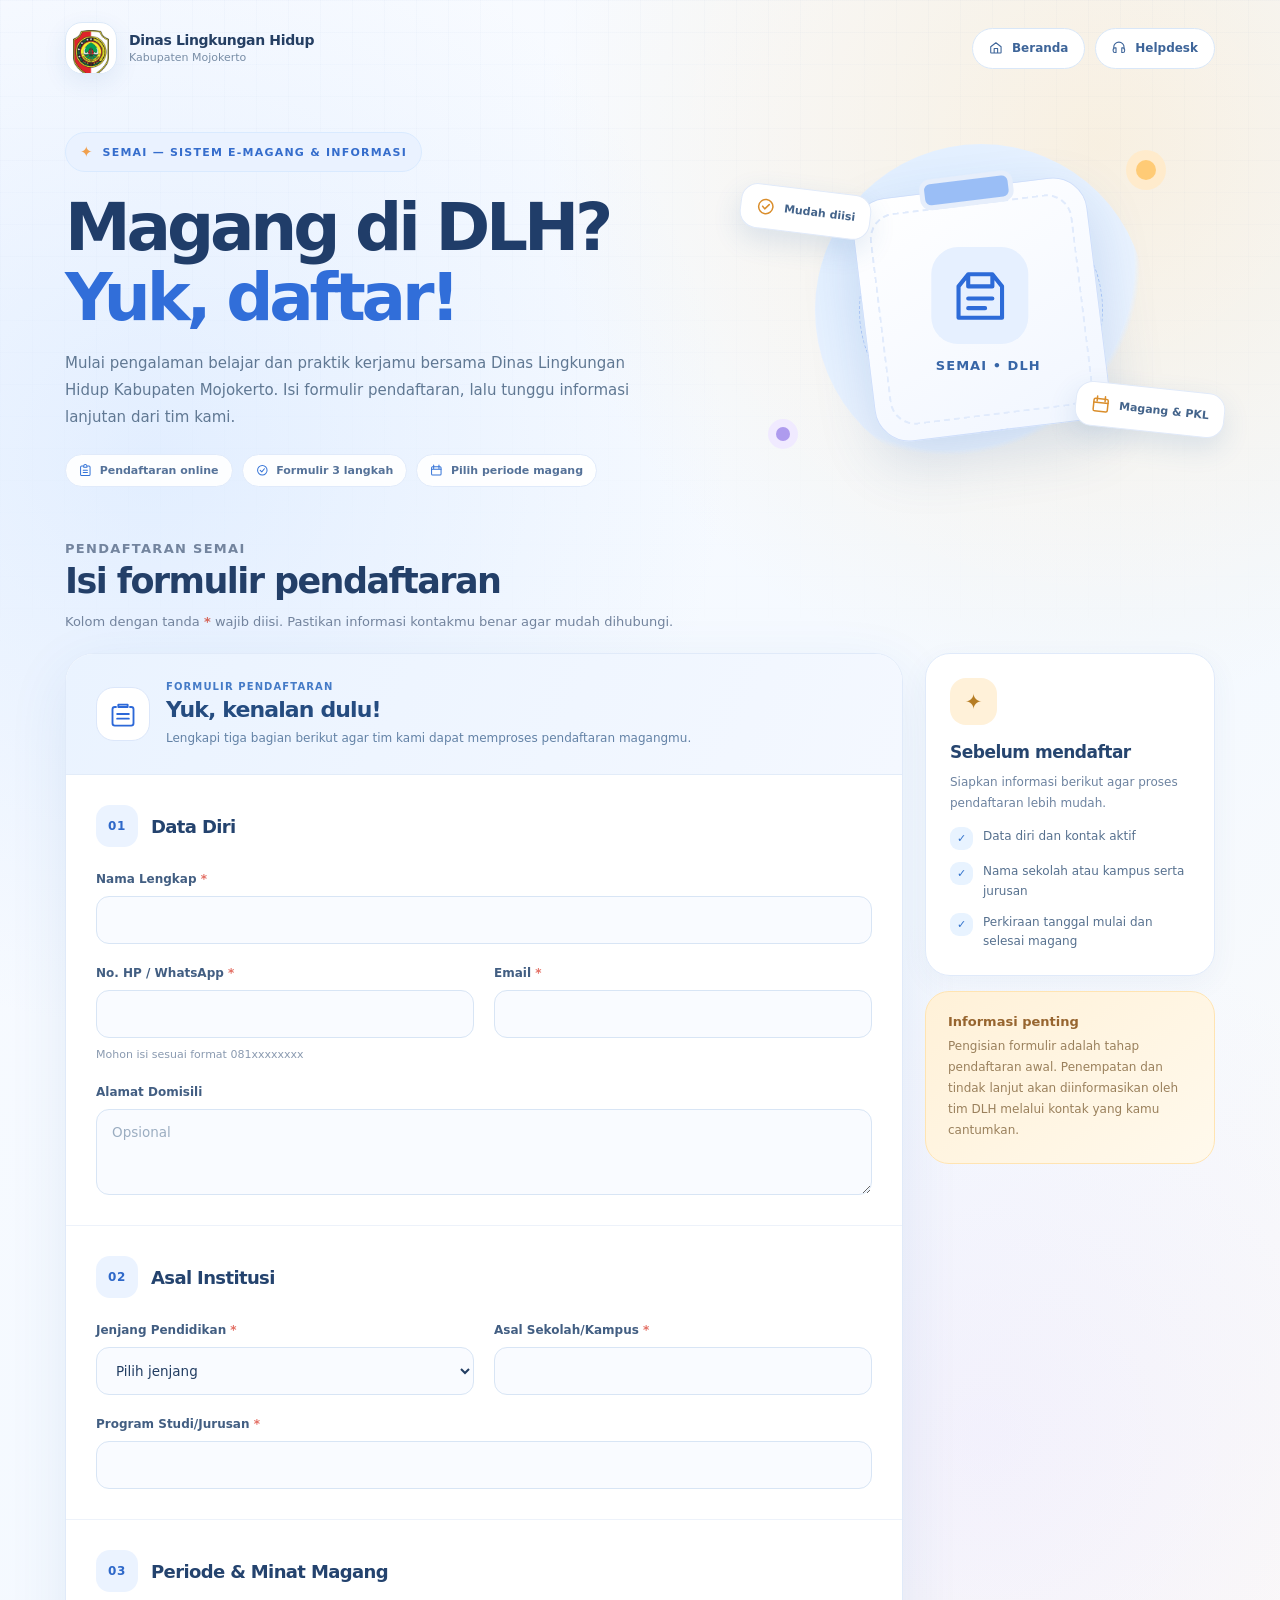
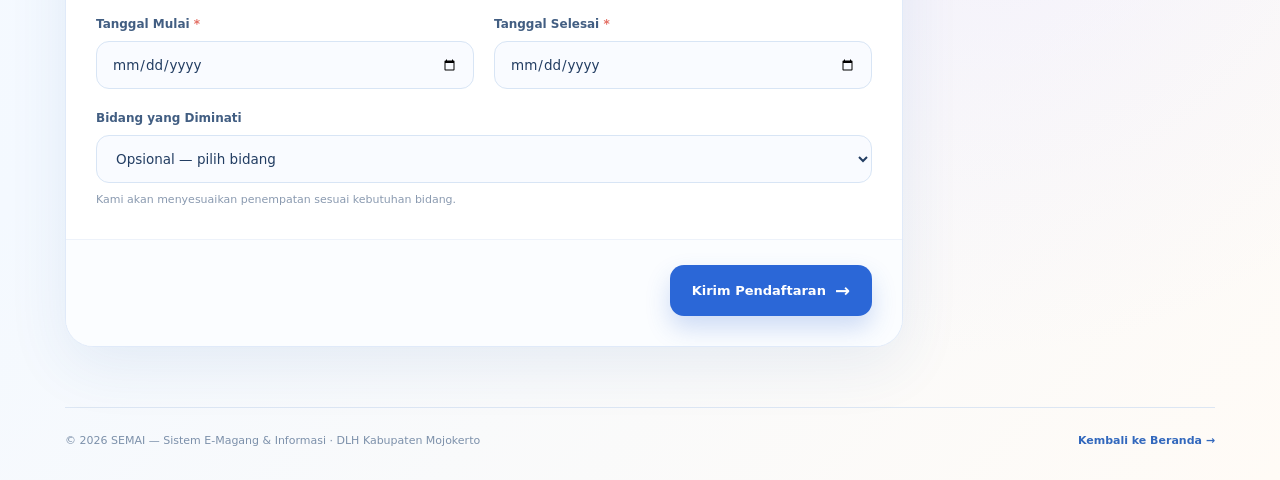
<file: magang.html>
<!doctype html>
<html lang="id">
<head>
<meta charset="utf-8">
<meta name="viewport" content="width=device-width,initial-scale=1">
<meta name="theme-color" content="#f4f9ff">
<meta name="description" content="SEMAI — Pendaftaran magang dan praktik kerja lapangan di Dinas Lingkungan Hidup Kabupaten Mojokerto.">
<title>SEMAI — Pendaftaran Magang DLH Kabupaten Mojokerto</title>
<link rel="icon" type="image/png" href="logo.png">
<style>
/* SEMAI — DLH Kabupaten Mojokerto | One-file public portal redesign.
   All CSS inline. No stylesheet or icon library required. */
:root{--ink:#253f63;--muted:#657d9b;--blue:#2c68d8;--blue-dark:#2056b4;--line:#dce9f8;
 --bg:#f6faff;--white:#fff;--sky:#eaf3ff;--warm:#ffce79;--coral:#ff897a;--violet:#9984e9;
 --shadow:0 18px 60px rgba(40,93,166,.095)}
*{box-sizing:border-box}html{scroll-behavior:smooth}body{margin:0;min-height:100vh;color:var(--ink);
 font-family:Inter,ui-sans-serif,system-ui,-apple-system,BlinkMacSystemFont,"Segoe UI",sans-serif;
 background:radial-gradient(circle at 86% 7%,rgba(255,208,131,.24),transparent 25%),
 radial-gradient(circle at 12% 22%,rgba(169,205,255,.27),transparent 29%),
 radial-gradient(circle at 77% 69%,rgba(215,199,255,.18),transparent 30%),
 linear-gradient(135deg,#f9fbff 0%,#f4f9ff 54%,#fffbf6 100%);overflow-x:hidden}
body::before{content:"";position:fixed;inset:0;z-index:-1;pointer-events:none;background-image:
 linear-gradient(rgba(67,115,177,.025) 1px,transparent 1px),
 linear-gradient(90deg,rgba(67,115,177,.025) 1px,transparent 1px);background-size:32px 32px;
 mask-image:linear-gradient(to bottom,#000,transparent 75%)}
a{color:inherit;text-decoration:none}button,input,select,textarea{font:inherit}button{cursor:pointer}
a:focus-visible,button:focus-visible,input:focus-visible,select:focus-visible,textarea:focus-visible{outline:3px solid #3875e6;outline-offset:3px}
.wrap{width:min(1150px,calc(100% - 42px));margin:auto}.ui-icon{display:inline-block;width:1.15em;height:1.15em;fill:none;stroke:currentColor;stroke-linecap:round;stroke-linejoin:round;stroke-width:1.9;vertical-align:-.17em}
/* navigation */
.site-header{padding:22px 0 10px}.nav-inner{display:flex;align-items:center;justify-content:space-between;gap:20px}
.brand{display:flex;gap:12px;align-items:center;min-width:0}.brand-mark{width:52px;height:52px;flex:none;border-radius:17px;border:1px solid var(--line);background:white;
 display:grid;place-items:center;padding:7px;box-shadow:0 8px 24px rgba(33,87,171,.09);overflow:hidden;position:relative}
.brand-mark img{width:100%;height:100%;object-fit:contain;position:relative;z-index:1;background:#fff}
.brand-mark::before{content:"DLH";color:#2d69ce;font-weight:900;font-size:12px;position:absolute}
.brand strong{font-size:14px;font-weight:850;letter-spacing:-.025em;display:block}.brand small{display:block;color:#788da6;font-size:11px;margin-top:3px}
.top-actions{display:flex;align-items:center;gap:10px}.top-actions a{min-height:41px;display:inline-flex;align-items:center;gap:9px;padding:0 16px;
 background:#fff;border:1px solid #d9e7f8;color:#3e6599;border-radius:100px;font-weight:750;font-size:12px;transition:.2s}
.top-actions a:hover{background:#eaf3ff;transform:translateY(-2px)}.top-actions .active{background:#2d68d8;color:white;border-color:#2d68d8}
/* hero */
.hero{display:grid;grid-template-columns:minmax(0,1.16fr) minmax(300px,.84fr);align-items:center;gap:34px;min-height:405px;padding:48px 0 42px}
.hero-copy{min-width:0}.eyebrow{display:inline-flex;align-items:center;gap:10px;font-size:11px;font-weight:850;letter-spacing:.11em;
 text-transform:uppercase;color:#356dcc;background:#eaf2ff;border:1px solid #d9eaff;padding:10px 14px;border-radius:100px;margin:0 0 21px}
.eyebrow::before{content:"✦";color:#f0a04e;font-size:15px;letter-spacing:0}
h1{font-weight:900;font-size:clamp(39px,5.3vw,66px);letter-spacing:-.063em;line-height:1.055;color:#203d69;margin:0 0 18px;max-width:790px}
h1 em{font-style:normal;color:#316ed9}.hero-copy p.lede{color:#607893;line-height:1.8;max-width:600px;font-size:15px;margin:0 0 23px}
.hero-facts{display:flex;gap:9px;flex-wrap:wrap}.hero-facts span{border:1px solid #e0eafa;border-radius:100px;padding:9px 13px;
 font-size:11px;font-weight:760;color:#557299;background:rgba(255,255,255,.9);display:inline-flex;align-items:center;gap:8px}
.hero-facts .ui-icon{color:#3473d7}
/* friendly illustration crafted in CSS + inline vectors */
.hero-art{height:335px;position:relative;display:grid;place-items:center;isolation:isolate}
.art-halo{position:absolute;width:332px;height:332px;border-radius:50%;z-index:-1;background:radial-gradient(circle at 40% 36%,#d8eaff,#eaf3ff 64%,transparent 66%)}
.art-halo::after{content:"";position:absolute;inset:44px;border-radius:50%;border:1px dashed #adcafb}
.art-dot{width:20px;height:20px;border-radius:50%;position:absolute;top:18px;right:59px;background:#ffcb76;box-shadow:0 0 0 10px #ffebcc}
.art-dot.alt{width:14px;height:14px;top:auto;bottom:36px;left:30px;right:auto;background:#ae9bee;box-shadow:0 0 0 8px #f0eaff}
.art-board{width:236px;height:245px;border-radius:35px;border:1px solid #d0dffa;box-shadow:0 22px 56px rgba(53,101,169,.17);
 background:linear-gradient(155deg,#fff,#f1f6ff);transform:rotate(-7deg);position:relative;display:flex;flex-direction:column;align-items:center;justify-content:center;gap:14px}
.art-board::before{content:"";position:absolute;inset:15px;border:2px dashed #e1ebfc;border-radius:26px}
.clip-top{position:absolute;top:-14px;left:50%;transform:translateX(-50%);width:94px;height:31px;border:5px solid #e6eefb;background:#9abef6;border-radius:11px}
.art-graphic{display:grid;place-items:center;width:97px;height:97px;border-radius:27px;background:#e6f0ff;color:#2d6bd8;z-index:1;transform:rotate(7deg)}
.art-graphic svg{width:58px;height:58px;fill:none;stroke:currentColor;stroke-width:1.7;stroke-linejoin:round;stroke-linecap:round}
.art-board strong{font-size:13px;color:#3866a7;letter-spacing:.08em;z-index:1;transform:rotate(7deg)}
.art-sticker{position:absolute;display:flex;align-items:center;gap:9px;background:white;padding:12px 15px;border:1px solid #e1eaf9;
 border-radius:17px;box-shadow:0 11px 28px rgba(53,105,169,.14);font-size:11px;font-weight:850;color:#44648b}
.art-sticker svg{width:19px;height:19px;flex:none;color:#da8e2c}.art-sticker.one{top:47px;left:-6px;transform:rotate(7deg)}
.art-sticker.two{bottom:45px;right:-10px;transform:rotate(6deg)}
/* form area */
.section-heading{margin:0 0 20px}.section-kicker{font-size:11px;font-weight:850;text-transform:uppercase;letter-spacing:.1em;color:#3470cb;margin:0 0 9px}
.section-heading h2{font-size:clamp(26px,3vw,35px);font-weight:870;letter-spacing:-.045em;line-height:1.2;margin:0;color:#233f68}
.section-heading p{margin:9px 0 0;font-size:13px;line-height:1.7;color:#73849e}
.form-layout{display:grid;grid-template-columns:minmax(0,1fr) 290px;gap:22px;align-items:start}
.sheet{background:white;border:1px solid #e0eaf9;border-radius:28px;box-shadow:var(--shadow);overflow:hidden;min-width:0}
.form-intro{display:flex;align-items:center;gap:16px;padding:27px 30px;background:linear-gradient(115deg,#eaf3ff,#f4f8ff);border-bottom:1px solid #e2ecf9}
.form-intro-icon{flex:none;display:grid;place-items:center;width:54px;height:54px;border-radius:18px;background:white;border:1px solid #dce7fa;color:var(--blue)}
.form-intro-icon svg{width:28px;height:28px;fill:none;stroke:currentColor;stroke-width:1.6;stroke-linejoin:round;stroke-linecap:round}
.form-intro p{font-size:10px;color:#457bc7;letter-spacing:.11em;font-weight:850;margin:0 0 5px}
.form-intro h2{font-size:22px;font-weight:870;color:#254c80;letter-spacing:-.04em;line-height:1.2;margin:0 0 5px}
.form-intro span{font-size:12px;color:#6382a6;line-height:1.55;display:block}
.section{padding:30px;border-bottom:1px solid #edf2fa}.section-head{display:flex;align-items:center;gap:13px;margin:0 0 23px}
.section-num{display:grid;place-items:center;width:42px;height:42px;flex:none;border-radius:14px;background:#ebf3ff;color:#2e68c9;font-weight:900;font-size:12px;letter-spacing:.05em}
.section-title{color:#24436e;font-size:18px;letter-spacing:-.035em;font-weight:850;line-height:1.3}
.grid{display:grid;grid-template-columns:repeat(2,minmax(0,1fr));gap:20px}.field{display:flex;flex-direction:column;gap:8px;min-width:0}.field.full{grid-column:1/-1}
label{font-size:12px;font-weight:750;color:#425e82;line-height:1.5}label .req{color:#e36d62}
input,select,textarea{background:#f9fbff;width:100%;min-width:0;max-width:100%;border:1.5px solid #d8e5f5;border-radius:13px;
 padding:14px 15px;color:#223d62;font-size:13.5px;min-height:48px;transition:border-color .2s,background .2s,box-shadow .2s}
input::placeholder,textarea::placeholder{color:#9badc1}input:hover,select:hover,textarea:hover{border-color:#b0cbed;background:white}
input:focus,select:focus,textarea:focus{outline:none;border-color:#3b79df;box-shadow:0 0 0 4px rgba(59,121,223,.12);background:white}
select{cursor:pointer}textarea{resize:vertical;min-height:86px}.hint{color:#8a9ab0;font-size:11px;line-height:1.55;margin:0}
.submit-row{display:flex;align-items:center;justify-content:space-between;gap:18px;flex-wrap:wrap;padding:25px 30px 30px;background:#fbfdff}
.submit-note{font-size:12px;color:#c14f42;line-height:1.6;margin:0;flex:1;min-width:150px}
button[type=submit]{border:0;border-radius:14px;background:#2b67d7;color:white;box-shadow:0 12px 24px rgba(44,101,209,.22);
 display:inline-flex;align-items:center;justify-content:center;gap:9px;min-height:51px;padding:0 22px;font-weight:850;font-size:13px;
 transition:transform .2s,box-shadow .2s,background .2s}
button[type=submit]:hover{transform:translateY(-2px);background:#1f58bd;box-shadow:0 16px 27px rgba(44,101,209,.24)}
button[type=submit]::after{content:'→';font-size:18px}button[type=submit]:disabled{cursor:wait;background:#8aa8d5;transform:none;box-shadow:none}
/* helpful sidebar */
.aside{position:sticky;top:24px;display:grid;gap:15px}.tip-card{background:white;border:1px solid #e0eafa;border-radius:25px;padding:24px;box-shadow:0 8px 28px rgba(49,91,150,.055)}
.tip-icon{display:grid;place-items:center;width:47px;height:47px;font-size:21px;background:#fff1d9;color:#b67d24;border-radius:16px;margin-bottom:17px}
.tip-card h3{color:#26456f;font-size:17px;font-weight:850;letter-spacing:-.03em;margin:0 0 10px}
.tip-card p{font-size:12px;color:#6d83a0;line-height:1.75;margin:0}.tip-card ul{list-style:none;padding:0;margin:13px 0 0;display:grid;gap:12px}
.tip-card li{font-size:12px;line-height:1.6;color:#57718f;display:flex;gap:10px;align-items:start}
.tip-card li::before{content:'✓';font-size:11px;font-weight:900;display:grid;place-items:center;flex:none;
 width:23px;height:23px;border-radius:9px;background:#e8f3ff;color:#3373cc}
.aside-callout{background:linear-gradient(140deg,#fff1d8,#fff9ec);border:1px solid #ffe4b2;border-radius:24px;padding:22px}
.aside-callout strong{font-size:13px;display:block;color:#97652f;margin-bottom:7px}
.aside-callout p{font-size:12px;line-height:1.75;color:#9a805c;margin:0}
/* receipt */
.receipt{display:none;background:#fff;border:1px solid #dce8f6;border-radius:27px;padding:50px 28px;text-align:center;box-shadow:var(--shadow)}
.receipt.show{display:block}.sheet.hide{display:none}.receipt .tick{display:grid;place-items:center;width:75px;height:75px;margin:0 auto 19px;border-radius:23px;background:#e9f7f1;border:1px solid #cbeadd}
.receipt .tick svg{width:38px;height:38px}.receipt h2{font-weight:850;letter-spacing:-.04em;font-size:29px;color:#24466f;margin:0 0 12px}
.receipt p{color:#667e9b;font-size:14px;line-height:1.75;max-width:460px;margin:0 auto}.receipt .ref{display:inline-block;margin-top:23px;
 background:#edf5ff;color:#2f67c1;border-radius:100px;padding:12px 17px;font-size:12px;font-weight:820;letter-spacing:.02em}
.footer{border-top:1px solid #dce6f3;margin-top:60px;padding:24px 0 30px;color:#7c90aa;font-size:11px;display:flex;justify-content:space-between;gap:12px;line-height:1.7}
.footer a{font-weight:800;color:#3268bd}
@media(max-width:950px){.hero{gap:10px;grid-template-columns:minmax(0,1.1fr) minmax(240px,.9fr)}.art-halo{width:270px;height:270px}
 .art-halo::after{inset:35px}.art-board{width:205px;height:225px}.art-sticker.one{left:-12px}.art-sticker.two{right:-12px}
 .form-layout{grid-template-columns:minmax(0,1fr) 255px}}
@media(max-width:760px){.wrap{width:calc(100% - 32px)}.site-header{padding:16px 0 8px}.brand-mark{width:44px;height:44px;border-radius:14px}
 .brand strong{font-size:12px}.brand small{font-size:10px}.top-actions{gap:5px}.top-actions a{padding:0 11px;font-size:11px;min-height:38px}.top-actions a.secondary{display:none}
 .hero{grid-template-columns:1fr;padding:36px 0 35px;gap:8px;min-height:0}.hero h1{font-size:clamp(36px,8.7vw,51px)}.hero-copy p.lede{font-size:13px}
 .hero-art{height:220px;margin-top:5px}.art-halo{width:207px;height:207px}.art-halo::after{inset:28px}
 .art-board{width:150px;height:168px;border-radius:26px}.art-board::before{inset:11px;border-radius:19px}.art-graphic{width:70px;height:70px;border-radius:20px}
 .art-graphic svg{width:43px;height:43px}.art-board strong{font-size:11px}.clip-top{width:65px;height:22px;top:-11px;border-width:3px}
 .art-dot{right:22%;top:5px}.art-dot.alt{left:20%;bottom:10px}.art-sticker{font-size:10px;padding:9px 10px;border-radius:12px}
 .art-sticker.one{top:20px;left:5%}.art-sticker.two{bottom:26px;right:5%}.art-sticker svg{width:15px;height:15px}
 .form-layout{grid-template-columns:1fr}.aside{position:static;grid-template-columns:repeat(2,minmax(0,1fr))}.tip-card,.aside-callout{padding:19px}
 .sheet{border-radius:23px}.section{padding:25px}.form-intro{padding:23px}.section-heading h2{font-size:28px}}
@media(max-width:600px){.grid{grid-template-columns:1fr;gap:17px}.field.full{grid-column:auto}.section-head{margin-bottom:20px}.section{padding:23px 20px}
 .form-intro{padding:22px 19px;gap:11px}.form-intro-icon{width:47px;height:47px;border-radius:15px}.form-intro h2{font-size:19px}
 .form-intro span{font-size:11px}.section-title{font-size:16px}.section-num{height:39px;width:39px}
 .aside{grid-template-columns:1fr}.submit-row{padding:22px 20px 25px;flex-direction:column-reverse;align-items:stretch}
 .submit-note{min-width:0;text-align:center}button[type=submit]{width:100%}.footer{flex-direction:column;margin-top:40px;gap:5px}}
@media(prefers-reduced-motion:reduce){*,*::before,*::after{animation:none!important;transition:none!important;scroll-behavior:auto!important}}
</style>
</head>
<body>
<svg aria-hidden="true" style="position:absolute;width:0;height:0;overflow:hidden" xmlns="http://www.w3.org/2000/svg"><symbol id="i-home" viewBox="0 0 24 24"><path d="m3 10 9-7 9 7v10a1 1 0 0 1-1 1H4a1 1 0 0 1-1-1V10zM9 21v-8h6v8"/></symbol><symbol id="i-headset" viewBox="0 0 24 24"><path d="M3 14v-3a9 9 0 0 1 18 0v3M7 12H5a3 3 0 0 0-3 3v2a3 3 0 0 0 3 3h2zM17 12h2a3 3 0 0 1 3 3v2a3 3 0 0 1-3 3h-2z"/></symbol><symbol id="i-clipboard" viewBox="0 0 24 24"><path d="M9 4H5a2 2 0 0 0-2 2v14a2 2 0 0 0 2 2h14a2 2 0 0 0 2-2V6a2 2 0 0 0-2-2h-4M9 4v2h6V4a3 3 0 0 0-6 0zM8 12h8M8 16h8"/></symbol><symbol id="i-check" viewBox="0 0 24 24"><circle cx="12" cy="12" r="9"/><path d="m8 12 3 3 5-6"/></symbol><symbol id="i-calendar" viewBox="0 0 24 24"><rect x="3" y="5" width="18" height="16" rx="2"/><path d="M7 2v6M17 2v6M3 10h18"/></symbol></svg>
<header class="site-header"><div class="wrap nav-inner">
<a href="index.html" class="brand" aria-label="Kembali ke Beranda DLH"><span class="brand-mark"><img src="logo.png" alt="Logo DLH" onerror="this.style.display='none'"></span><span><strong>Dinas Lingkungan Hidup</strong><small>Kabupaten Mojokerto</small></span></a>
<nav class="top-actions" aria-label="Navigasi"><a class="secondary" href="index.html"><svg class="ui-icon" aria-hidden="true"><use href="#i-home"/></svg>Beranda</a><a href="helpdesk.html"><svg class="ui-icon" aria-hidden="true"><use href="#i-headset"/></svg>Helpdesk</a></nav>
</div></header>
<main>
<div class="wrap hero">
 <div class="hero-copy"><div class="eyebrow">SEMAI — Sistem E-Magang &amp; Informasi</div>
 <h1>Magang di DLH? <em>Yuk, daftar!</em></h1>
 <p class="lede">Mulai pengalaman belajar dan praktik kerjamu bersama Dinas Lingkungan Hidup Kabupaten Mojokerto. Isi formulir pendaftaran, lalu tunggu informasi lanjutan dari tim kami.</p>
 <div class="hero-facts"><span><svg class="ui-icon" aria-hidden="true"><use href="#i-clipboard"/></svg> Pendaftaran online</span><span><svg class="ui-icon" aria-hidden="true"><use href="#i-check"/></svg> Formulir 3 langkah</span><span><svg class="ui-icon" aria-hidden="true"><use href="#i-calendar"/></svg> Pilih periode magang</span></div>
 </div>
 <div class="hero-art" aria-hidden="true"><div class="art-halo"></div><div class="art-dot"></div><div class="art-dot alt"></div>
  <div class="art-board"><div class="clip-top"></div><div class="art-graphic"><svg viewBox="0 0 24 24"><path d="M7 3h10l4 5v13H3V8l4-5zM7 3v5h10V3M7 13h10M7 17h7"/></svg></div><strong>SEMAI • DLH</strong></div>
  <div class="art-sticker one"><svg class="ui-icon"><use href="#i-check"/></svg> Mudah diisi</div><div class="art-sticker two"><svg class="ui-icon"><use href="#i-calendar"/></svg> Magang &amp; PKL</div>
 </div>
</div>
<div class="wrap" id="form-daftar"><div class="section-heading"><p class="section-kicker">Pendaftaran SEMAI</p><h2>Isi formulir pendaftaran</h2><p>Kolom dengan tanda <strong style="color:#d56559">*</strong> wajib diisi. Pastikan informasi kontakmu benar agar mudah dihubungi.</p></div>
<div class="form-layout"><div class="form-main">
 <form class="sheet" id="magangForm" novalidate="">
<div class="form-intro"><div aria-hidden="true" class="form-intro-icon"><svg viewbox="0 0 24 24"><path d="M8 4h8m-8 0v2h8V4M6 6H5a2 2 0 0 0-2 2v12a2 2 0 0 0 2 2h14a2 2 0 0 0 2-2V8a2 2 0 0 0-2-2h-1M7 12h10M7 16h10"></path></svg></div><div><p>FORMULIR PENDAFTARAN</p><h2>Yuk, kenalan dulu!</h2><span>Lengkapi tiga bagian berikut agar tim kami dapat memproses pendaftaran magangmu.</span></div></div>
<div class="section">
<div class="section-head">
<span class="section-num">01</span>
<span class="section-title">Data Diri</span>
</div>
<div class="grid">
<div class="field full">
<label for="field-nama">Nama Lengkap <span class="req">*</span></label>
<input autocomplete="name" id="field-nama" name="nama" required="" type="text"/>
</div>
<div class="field">
<label for="field-hp">No. HP / WhatsApp <span class="req">*</span></label>
<input autocomplete="tel" id="field-hp" name="hp" required="" type="tel"/>
<p class="hint">Mohon isi sesuai format 081xxxxxxxx</p>
</div>
<div class="field">
<label for="field-email">Email <span class="req">*</span></label>
<input autocomplete="email" id="field-email" name="email" required="" type="email"/>
</div>
<div class="field full">
<label for="field-alamat">Alamat Domisili</label>
<textarea id="field-alamat" name="alamat" placeholder="Opsional"></textarea>
</div>
</div>
</div>
<div class="section">
<div class="section-head">
<span class="section-num">02</span>
<span class="section-title">Asal Institusi</span>
</div>
<div class="grid">
<div class="field">
<label for="field-jenjang">Jenjang Pendidikan <span class="req">*</span></label>
<select id="field-jenjang" name="jenjang" required="">
<option disabled="" selected="" value="">Pilih jenjang</option>
<option>SMA/SMK</option>
<option>D3</option>
<option>D4/S1</option>
<option>S2</option>
</select>
</div>
<div class="field">
<label for="field-institusi">Asal Sekolah/Kampus <span class="req">*</span></label>
<input id="field-institusi" name="institusi" required="" type="text"/>
</div>
<div class="field full">
<label for="field-jurusan">Program Studi/Jurusan <span class="req">*</span></label>
<input id="field-jurusan" name="jurusan" required="" type="text"/>
</div>
</div>
</div>
<div class="section">
<div class="section-head">
<span class="section-num">03</span>
<span class="section-title">Periode &amp; Minat Magang</span>
</div>
<div class="grid">
<div class="field">
<label for="field-mulai">Tanggal Mulai <span class="req">*</span></label>
<input aria-label="Tanggal mulai magang" id="field-mulai" name="mulai" required="" type="date"/>
</div>
<div class="field">
<label for="field-selesai">Tanggal Selesai <span class="req">*</span></label>
<input aria-label="Tanggal selesai magang" id="field-selesai" name="selesai" required="" type="date"/>
</div>
<div class="field full">
<label for="field-bidang">Bidang yang Diminati</label>
<select id="field-bidang" name="bidang">
<option disabled="" selected="" value="">Opsional — pilih bidang</option>
<option>Bidang Penaatan dan Peningkatan Kapasitas Lingkungan Hidup</option>
<option>Bidang Tata Lingkungan</option>
<option>Bidang Pengendalian Pencemaran dan Kerusakan Lingkungan Hidup</option>
<option>Bidang Pengelolaan Sampah, Limbah Bahan Berbahaya dan Beracun</option>
<option>Sekretariat</option>
<option>UPTD Laboratorium Lingkungan</option>
<option>Belum tahu / fleksibel</option>
</select>
<p class="hint">Kami akan menyesuaikan penempatan sesuai kebutuhan bidang.</p>
</div>
</div>
</div>
<div class="submit-row">
<p class="submit-note" id="errorMsg"></p>
<button id="submitBtn" type="submit">Kirim Pendaftaran</button>
</div>
</form>
  <div class="receipt" id="receipt">
    <div class="tick">
      <svg width="22" height="22" viewBox="0 0 24 24" fill="none"><path d="M4 12.5L9.5 18L20 6" stroke="#2F4A3C" stroke-width="2.2" stroke-linecap="round" stroke-linejoin="round"/></svg>
    </div>
    <h2>Pendaftaran Diterima</h2>
    <p>Terima kasih, data Anda sudah tercatat. Tim DLH Kabupaten Mojokerto akan menghubungi melalui WhatsApp atau email yang Anda isi.</p>
    <p class="ref" id="refCode"></p>
  </div>

  </div><aside class="aside" aria-label="Informasi pendaftaran">
<div class="tip-card"><div class="tip-icon" aria-hidden="true">✦</div><h3>Sebelum mendaftar</h3><p>Siapkan informasi berikut agar proses pendaftaran lebih mudah.</p><ul><li>Data diri dan kontak aktif</li><li>Nama sekolah atau kampus serta jurusan</li><li>Perkiraan tanggal mulai dan selesai magang</li></ul></div>
<div class="aside-callout"><strong>Informasi penting</strong><p>Pengisian formulir adalah tahap pendaftaran awal. Penempatan dan tindak lanjut akan diinformasikan oleh tim DLH melalui kontak yang kamu cantumkan.</p></div>
</aside></div></div>
</main>
<footer class="wrap footer"><span>© 2026 SEMAI — Sistem E-Magang &amp; Informasi · DLH Kabupaten Mojokerto</span><a href="index.html">Kembali ke Beranda →</a></footer>
<script>
  // GANTI URL DI BAWAH INI dengan URL Web App dari Google Apps Script (lihat panduan setup)
  const SCRIPT_URL = "https://script.google.com/macros/s/AKfycbzgwSRmtx39xcM8clb3e6uoUNEbdKOxA4y0TaNiSPxzYghzEEGr6tfhsd5ZW2qHhCcJtw/exec";

  const form = document.getElementById('magangForm');
  const btn = document.getElementById('submitBtn');
  const errorMsg = document.getElementById('errorMsg');
  const sheet = document.querySelector('.sheet');
  const receipt = document.getElementById('receipt');
  const refCode = document.getElementById('refCode');

  form.addEventListener('submit', async function(e){
    e.preventDefault();
    errorMsg.textContent = '';

    if (SCRIPT_URL.includes('PASTE_URL')) {
      errorMsg.textContent = 'URL Google Apps Script belum dipasang. Lihat panduan setup.';
      return;
    }

    const data = Object.fromEntries(new FormData(form).entries());
    const required = ['nama','hp','email','jenjang','institusi','jurusan','mulai','selesai'];
    const missing = required.filter(k => !data[k]);
    if (missing.length){
      errorMsg.textContent = 'Mohon lengkapi semua kolom bertanda *.';
      return;
    }

    btn.disabled = true;
    btn.textContent = 'Mengirim...';

    try {
      await fetch(SCRIPT_URL, {
        method: 'POST',
        mode: 'no-cors',
        headers: {'Content-Type':'application/json'},
        body: JSON.stringify(data)
      });

      sheet.classList.add('hide');
      receipt.classList.add('show');
      const now = new Date();
      refCode.textContent = 'REF: MGD-' + now.getFullYear() + String(now.getMonth()+1).padStart(2,'0') + String(now.getDate()).padStart(2,'0') + '-' + Math.floor(Math.random()*900+100);
    } catch (err) {
      errorMsg.textContent = 'Gagal mengirim. Periksa koneksi internet dan coba lagi.';
      btn.disabled = false;
      btn.textContent = 'Kirim Pendaftaran';
    }
  });
</script>
</body>
</html>
</file>
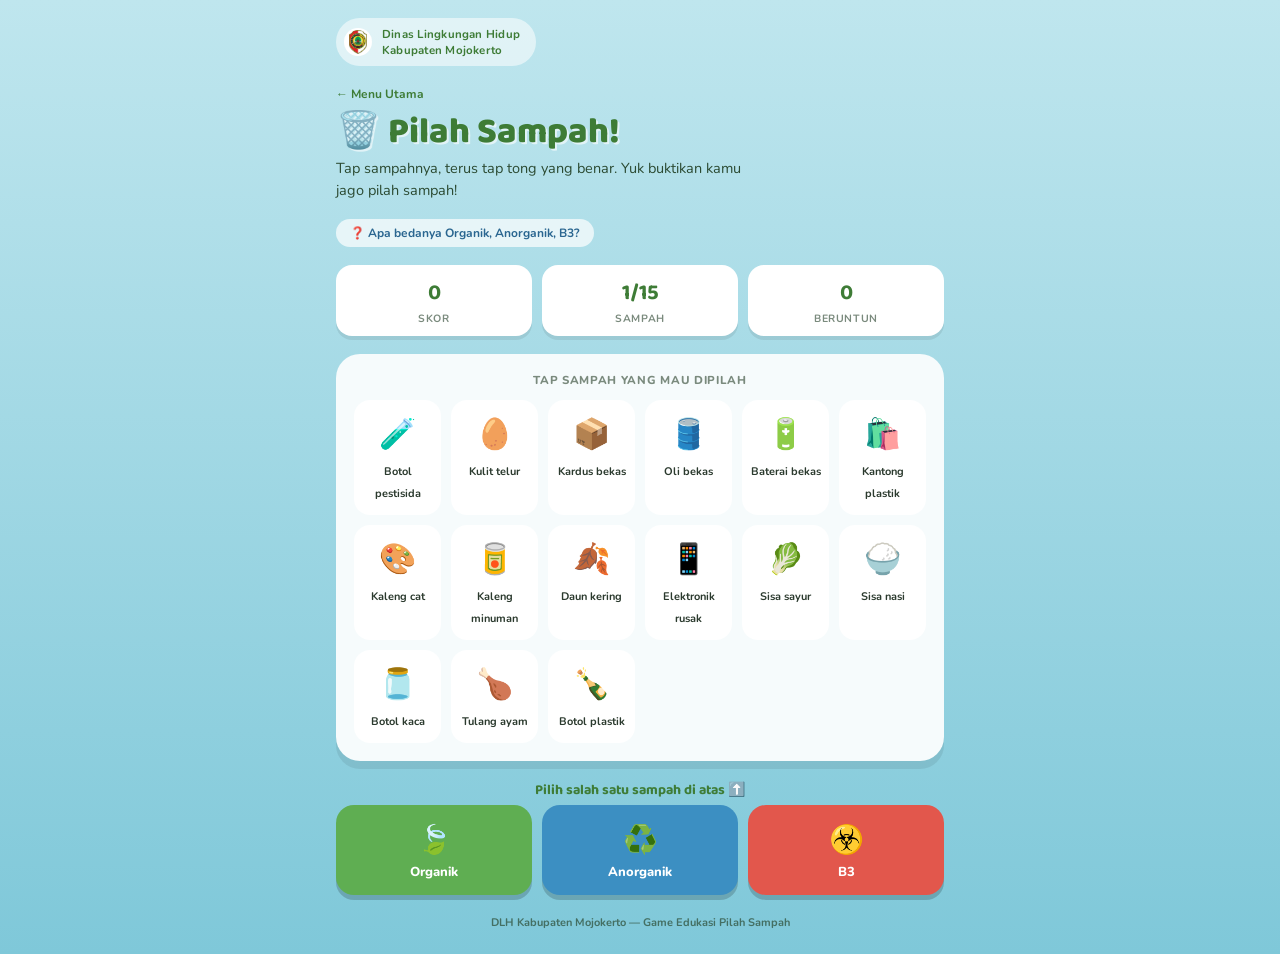
<file: pilah-sampah.html>
<!DOCTYPE html>
<html lang="id">
<head>
<meta charset="UTF-8">
<meta name="viewport" content="width=device-width, initial-scale=1.0">
<title>Pilah Sampah — Game Edukasi DLH Kabupaten Mojokerto</title>
<link rel="icon" type="image/png" href="logo.png" />
<link rel="preconnect" href="https://fonts.googleapis.com">
<link rel="preconnect" href="https://fonts.gstatic.com" crossorigin>
<link href="https://fonts.googleapis.com/css2?family=Baloo+2:wght@500;600;700;800&family=Nunito:wght@400;600;700;800&display=swap" rel="stylesheet">
<style>
  :root{
    --sky:#BFE6EE;
    --sky-deep:#7FC8D9;
    --organik:#5FAE52;
    --organik-dark:#3E7C36;
    --anorganik:#3C8FC2;
    --anorganik-dark:#2A6690;
    --b3:#E2574C;
    --b3-dark:#A83A31;
    --sun:#FFC93C;
    --ink:#2B3A2E;
    --white:#FFFFFF;
    --cloud:#F6FBFC;
  }
  *{box-sizing:border-box;}
  html,body{margin:0;padding:0;overflow-x:hidden;}
  body{
    font-family:'Nunito', sans-serif;
    color:var(--ink);
    background:linear-gradient(180deg, var(--sky) 0%, var(--sky-deep) 100%);
    min-height:100vh;
  }
  .wrap{max-width:640px;margin:0 auto;padding:18px 16px 24px;}

  .masthead{
    display:flex;align-items:center;gap:10px;
    background:rgba(255,255,255,0.55);
    border-radius:999px;
    padding:8px 16px 8px 8px;
    margin-bottom:16px;
    width:fit-content;
  }
  .masthead img{width:28px;height:28px;object-fit:contain;border-radius:50%;background:var(--white);padding:2px;}
  .masthead span{font-size:11.5px;font-weight:700;color:var(--organik-dark);letter-spacing:.02em;}

  h1{
    font-family:'Baloo 2', sans-serif;
    font-weight:800;
    font-size:clamp(26px,7vw,36px);
    line-height:1.05;
    margin:0 0 6px;
    color:var(--organik-dark);
    text-shadow:2px 2px 0 rgba(255,255,255,.6);
  }
  .lede{font-size:14.5px;color:#2B4A32;line-height:1.5;margin:0 0 18px;max-width:46ch;}

  .hud{
    display:flex;gap:10px;margin-bottom:18px;
  }
  .hud-chip{
    background:var(--white);
    border-radius:16px;
    padding:10px 14px;
    flex:1;
    text-align:center;
    box-shadow:0 4px 0 rgba(0,0,0,0.08);
  }
  .hud-chip .num{font-family:'Baloo 2', sans-serif;font-weight:700;font-size:22px;color:var(--organik-dark);}
  .hud-chip .lbl{font-size:10.5px;font-weight:700;text-transform:uppercase;letter-spacing:.06em;color:#7A8A7D;}

  .board{
    background:var(--cloud);
    border-radius:24px;
    padding:18px;
    box-shadow:0 8px 0 rgba(0,0,0,0.08);
    margin-bottom:18px;
    min-height:220px;
  }
  .board-title{
    font-size:11.5px;font-weight:800;text-transform:uppercase;letter-spacing:.06em;
    color:#7A8A7D;margin:0 0 12px;text-align:center;
  }
  .items{
    display:grid;
    grid-template-columns:repeat(auto-fill, minmax(84px,1fr));
    gap:10px;
  }
  .item{
    background:var(--white);
    border:2px solid transparent;
    border-radius:16px;
    padding:12px 6px 10px;
    text-align:center;
    cursor:pointer;
    transition:transform .12s ease, border-color .12s ease;
    user-select:none;
    -webkit-tap-highlight-color:transparent;
  }
  .item .emoji{font-size:30px;display:block;margin-bottom:4px;}
  .item .label{font-size:11px;font-weight:700;color:var(--ink);line-height:1.2;}
  .item:active{transform:scale(0.94);}
  .item.selected{
    border-color:var(--sun);
    transform:translateY(-4px);
    box-shadow:0 6px 0 rgba(255,201,60,0.5);
  }
  .item.wrong{animation:shake .35s ease;}
  @keyframes shake{
    0%,100%{transform:translateX(0);}
    25%{transform:translateX(-6px);}
    75%{transform:translateX(6px);}
  }
  .item.gone{display:none;}

  .bins{
    display:grid;
    grid-template-columns:1fr 1fr 1fr;
    gap:10px;
  }
  .bin{
    border:none;
    border-radius:18px;
    padding:16px 8px 14px;
    text-align:center;
    cursor:pointer;
    color:var(--white);
    font-family:'Nunito', sans-serif;
    transition:transform .12s ease;
    box-shadow:0 5px 0 rgba(0,0,0,0.18);
  }
  .bin:active{transform:translateY(3px);box-shadow:0 2px 0 rgba(0,0,0,0.18);}
  .bin .icon{font-size:28px;display:block;margin-bottom:4px;}
  .bin .name{font-weight:800;font-size:13px;}
  .bin.organik{background:var(--organik);}
  .bin.anorganik{background:var(--anorganik);}
  .bin.b3{background:var(--b3);}
  .bin.bump{animation:bump .3s ease;}
  @keyframes bump{
    0%{transform:scale(1);}
    40%{transform:scale(1.08);}
    100%{transform:scale(1);}
  }

  .toast{
    text-align:center;
    font-family:'Baloo 2', sans-serif;
    font-weight:700;
    font-size:14px;
    min-height:22px;
    margin:12px 0 4px;
    color:var(--organik-dark);
  }
  .toast.wrong-msg{color:var(--b3-dark);}

  .info-toggle{
    display:inline-block;
    background:rgba(255,255,255,0.7);
    border-radius:999px;
    padding:6px 14px;
    font-size:12px;
    font-weight:700;
    color:var(--anorganik-dark);
    cursor:pointer;
    margin-bottom:18px;
    -webkit-tap-highlight-color:transparent;
  }
  .info-panel{
    display:none;
    background:var(--white);
    border-radius:16px;
    padding:16px;
    margin:-10px 0 18px;
    font-size:13px;
    line-height:1.6;
  }
  .info-panel.show{display:block;}
  .info-panel b{color:var(--organik-dark);}

  .end-screen{
    display:none;
    background:var(--white);
    border-radius:24px;
    padding:32px 24px;
    text-align:center;
    box-shadow:0 8px 0 rgba(0,0,0,0.08);
  }
  .end-screen.show{display:block;}
  .end-screen .medal{font-size:56px;margin-bottom:8px;}
  .end-screen h2{font-family:'Baloo 2', sans-serif;font-weight:800;font-size:24px;color:var(--organik-dark);margin:0 0 6px;}
  .end-screen p{font-size:14px;color:#4A5A4E;line-height:1.6;margin:0 0 22px;}
  .end-screen button{
    font-family:'Baloo 2', sans-serif;
    font-weight:700;font-size:14px;
    background:var(--organik);color:var(--white);
    border:none;border-radius:999px;
    padding:12px 28px;cursor:pointer;
    box-shadow:0 5px 0 var(--organik-dark);
  }
  .end-screen button:active{transform:translateY(3px);box-shadow:0 2px 0 var(--organik-dark);}

  .game-area{display:block;}
  .game-area.hidden{display:none;}

  footer{
    text-align:center;font-size:11px;color:#2B4A32;
    opacity:.7;margin-top:20px;font-weight:700;
  }
</style>
</head>
<body>
<div class="wrap">

  <div class="masthead">
    <img src="logo.png" alt="Logo DLH">
    <span>Dinas Lingkungan Hidup<br>Kabupaten Mojokerto</span>
  </div>

  <a href="index.html" style="display:inline-flex;align-items:center;gap:6px;font-family:'Nunito', sans-serif;font-weight:700;font-size:12px;color:var(--organik-dark);text-decoration:none;margin-bottom:12px;">&larr; Menu Utama</a>
  <br>

  <h1>🗑️ Pilah Sampah!</h1>
  <p class="lede">Tap sampahnya, terus tap tong yang benar. Yuk buktikan kamu jago pilah sampah!</p>

  <div class="info-toggle" id="infoToggle">❓ Apa bedanya Organik, Anorganik, B3?</div>
  <div class="info-panel" id="infoPanel">
    <p><b>🟢 Organik</b> — sampah sisa makhluk hidup yang bisa terurai alami, misalnya sisa makanan, daun, dan kulit buah.</p>
    <p><b>🔵 Anorganik</b> — sampah yang sulit terurai tapi bisa didaur ulang, misalnya plastik, kertas, kaca, dan kaleng.</p>
    <p><b>🔴 B3 (Bahan Berbahaya &amp; Beracun)</b> — sampah yang berbahaya bagi lingkungan dan kesehatan, misalnya baterai, lampu bekas, dan oli bekas. Harus dibuang terpisah, tidak boleh dicampur sampah biasa.</p>
  </div>

  <div class="game-area" id="gameArea">
    <div class="hud">
      <div class="hud-chip"><div class="num" id="scoreNum">0</div><div class="lbl">Skor</div></div>
      <div class="hud-chip"><div class="num" id="roundNum">1/15</div><div class="lbl">Sampah</div></div>
      <div class="hud-chip"><div class="num" id="streakNum">0</div><div class="lbl">Beruntun</div></div>
    </div>

    <div class="board">
      <p class="board-title">Tap sampah yang mau dipilah</p>
      <div class="items" id="itemsGrid"></div>
    </div>

    <p class="toast" id="toast">Pilih salah satu sampah di atas ⬆️</p>

    <div class="bins">
      <button class="bin organik" data-bin="organik"><span class="icon">🍃</span><span class="name">Organik</span></button>
      <button class="bin anorganik" data-bin="anorganik"><span class="icon">♻️</span><span class="name">Anorganik</span></button>
      <button class="bin b3" data-bin="b3"><span class="icon">☣️</span><span class="name">B3</span></button>
    </div>
  </div>

  <div class="end-screen" id="endScreen">
    <div class="medal" id="endMedal">🏆</div>
    <h2 id="endTitle">Mantap!</h2>
    <p id="endDesc">Kamu berhasil memilah sampah dengan baik.</p>
    <button id="restartBtn">Main Lagi</button>
  </div>

  <footer>DLH Kabupaten Mojokerto — Game Edukasi Pilah Sampah</footer>
</div>

<script>
  const ALL_ITEMS = [
    {emoji:'🍌', label:'Kulit pisang', bin:'organik'},
    {emoji:'🍚', label:'Sisa nasi', bin:'organik'},
    {emoji:'🍂', label:'Daun kering', bin:'organik'},
    {emoji:'🍗', label:'Tulang ayam', bin:'organik'},
    {emoji:'🥚', label:'Kulit telur', bin:'organik'},
    {emoji:'🥬', label:'Sisa sayur', bin:'organik'},
    {emoji:'🍾', label:'Botol plastik', bin:'anorganik'},
    {emoji:'🥫', label:'Kaleng minuman', bin:'anorganik'},
    {emoji:'📦', label:'Kardus bekas', bin:'anorganik'},
    {emoji:'📰', label:'Kertas koran', bin:'anorganik'},
    {emoji:'🛍️', label:'Kantong plastik', bin:'anorganik'},
    {emoji:'🫙', label:'Botol kaca', bin:'anorganik'},
    {emoji:'🔋', label:'Baterai bekas', bin:'b3'},
    {emoji:'💡', label:'Lampu bekas', bin:'b3'},
    {emoji:'🧪', label:'Botol pestisida', bin:'b3'},
    {emoji:'🎨', label:'Kaleng cat', bin:'b3'},
    {emoji:'📱', label:'Elektronik rusak', bin:'b3'},
    {emoji:'🛢️', label:'Oli bekas', bin:'b3'},
  ];

  const ROUND_SIZE = 15;
  let roundItems = [];
  let selectedIndex = null;
  let score = 0;
  let streak = 0;
  let answered = 0;

  const itemsGrid = document.getElementById('itemsGrid');
  const scoreNum = document.getElementById('scoreNum');
  const roundNum = document.getElementById('roundNum');
  const streakNum = document.getElementById('streakNum');
  const toast = document.getElementById('toast');
  const gameArea = document.getElementById('gameArea');
  const endScreen = document.getElementById('endScreen');
  const endMedal = document.getElementById('endMedal');
  const endTitle = document.getElementById('endTitle');
  const endDesc = document.getElementById('endDesc');

  function shuffle(arr){
    const a = arr.slice();
    for (let i = a.length - 1; i > 0; i--) {
      const j = Math.floor(Math.random() * (i + 1));
      [a[i], a[j]] = [a[j], a[i]];
    }
    return a;
  }

  function startGame(){
    roundItems = shuffle(ALL_ITEMS).slice(0, ROUND_SIZE);
    score = 0; streak = 0; answered = 0; selectedIndex = null;
    scoreNum.textContent = '0';
    streakNum.textContent = '0';
    roundNum.textContent = '1/' + ROUND_SIZE;
    toast.textContent = 'Pilih salah satu sampah di atas ⬆️';
    toast.classList.remove('wrong-msg');
    gameArea.classList.remove('hidden');
    endScreen.classList.remove('show');
    renderItems();
  }

  function renderItems(){
    itemsGrid.innerHTML = '';
    roundItems.forEach((it, idx) => {
      const div = document.createElement('div');
      div.className = 'item';
      div.dataset.idx = idx;
      div.innerHTML = `<span class="emoji">${it.emoji}</span><span class="label">${it.label}</span>`;
      div.addEventListener('click', () => selectItem(idx, div));
      itemsGrid.appendChild(div);
    });
  }

  function selectItem(idx, el){
    if (el.classList.contains('gone')) return;
    document.querySelectorAll('.item').forEach(i => i.classList.remove('selected'));
    el.classList.add('selected');
    selectedIndex = idx;
    toast.textContent = 'Sekarang tap tong yang benar ⬇️';
    toast.classList.remove('wrong-msg');
  }

  document.querySelectorAll('.bin').forEach(bin => {
    bin.addEventListener('click', () => {
      if (selectedIndex === null) {
        toast.textContent = 'Tap sampahnya dulu ya ⬆️';
        return;
      }
      const item = roundItems[selectedIndex];
      const el = itemsGrid.querySelector(`[data-idx="${selectedIndex}"]`);
      bin.classList.remove('bump');
      void bin.offsetWidth;
      bin.classList.add('bump');

      if (item.bin === bin.dataset.bin) {
        score += 10;
        streak += 1;
        toast.textContent = '✅ Tepat! ' + item.label + ' memang ' + capitalize(item.bin) + '.';
        toast.classList.remove('wrong-msg');
        el.classList.add('gone');
        answered += 1;
      } else {
        streak = 0;
        el.classList.add('wrong');
        setTimeout(() => el.classList.remove('wrong'), 350);
        toast.textContent = '❌ Bukan itu. ' + item.label + ' seharusnya masuk ' + capitalize(item.bin) + '.';
        toast.classList.add('wrong-msg');
      }

      scoreNum.textContent = score;
      streakNum.textContent = streak;
      selectedIndex = null;
      document.querySelectorAll('.item').forEach(i => i.classList.remove('selected'));

      if (answered >= ROUND_SIZE) {
        setTimeout(showEnd, 500);
      } else {
        roundNum.textContent = (answered + 1) + '/' + ROUND_SIZE;
      }
    });
  });

  function capitalize(s){
    if (s === 'b3') return 'B3';
    return s.charAt(0).toUpperCase() + s.slice(1);
  }

  function showEnd(){
    gameArea.classList.add('hidden');
    endScreen.classList.add('show');
    const max = ROUND_SIZE * 10;
    if (score === max) {
      endMedal.textContent = '🏆';
      endTitle.textContent = 'Sempurna!';
      endDesc.textContent = 'Semua sampah berhasil dipilah dengan benar. Kamu jagoan pilah sampah!';
    } else if (score >= max * 0.7) {
      endMedal.textContent = '🌟';
      endTitle.textContent = 'Keren banget!';
      endDesc.textContent = 'Skor kamu ' + score + ' dari ' + max + '. Sedikit lagi sempurna!';
    } else if (score >= max * 0.4) {
      endMedal.textContent = '🌱';
      endTitle.textContent = 'Lumayan!';
      endDesc.textContent = 'Skor kamu ' + score + ' dari ' + max + '. Yuk coba lagi biar makin jago!';
    } else {
      endMedal.textContent = '💪';
      endTitle.textContent = 'Ayo Coba Lagi!';
      endDesc.textContent = 'Skor kamu ' + score + ' dari ' + max + '. Baca dulu penjelasan kategorinya di atas, yuk!';
    }
  }

  document.getElementById('restartBtn').addEventListener('click', startGame);

  document.getElementById('infoToggle').addEventListener('click', () => {
    document.getElementById('infoPanel').classList.toggle('show');
  });

  startGame();
</script>
</body>
</html>
</file>
<file: public-pages.css>
/* PORTAL LAYANAN MASYARAKAT DLH KABUPATEN MOJOKERTO
   Tema: CERAH · biru langit, krem-kuning, coral, violet
   Berlaku hanya untuk helpdesk.html dan empat halaman layanan, bukan halaman game. */
:root{
  --navy:#203a60;--ink:#263e60;--muted:#627893;--blue:#2c65d5;--blue-deep:#1e54bc;
  --line:#dce8f7;--paper:#f4f9ff;--card:#fff;--yellow:#ffcf78;--coral:#ff8878;
  --shadow:0 18px 60px rgba(47,91,147,.10);--radius:26px;
}
*{box-sizing:border-box}
html{scroll-behavior:smooth}
body{margin:0;min-height:100vh;font-family:Inter,ui-sans-serif,system-ui,-apple-system,BlinkMacSystemFont,"Segoe UI",sans-serif;
  color:var(--ink);background:radial-gradient(circle at 85% 7%,rgba(255,201,131,.26),transparent 26%),
  radial-gradient(circle at 12% 21%,rgba(173,209,255,.28),transparent 30%),
  radial-gradient(circle at 78% 72%,rgba(217,195,255,.20),transparent 30%),
  linear-gradient(135deg,#f8fbff,#f4f9ff 44%,#fffbf6 100%);overflow-x:hidden}
body::before{content:"";position:fixed;inset:0;background-image:linear-gradient(rgba(67,115,177,.025) 1px,transparent 1px),
 linear-gradient(90deg,rgba(67,115,177,.025) 1px,transparent 1px);background-size:32px 32px;
 mask-image:linear-gradient(#000,transparent 78%);pointer-events:none;z-index:-1}
button,a{font:inherit}a{color:inherit;text-decoration:none}img{max-width:100%;display:block}
button:focus-visible,a:focus-visible,summary:focus-visible{outline:3px solid #2b6cde;outline-offset:4px}
.wrap{max-width:1140px;width:calc(100% - 44px);margin:0 auto;position:relative}
/* Header */
.site-header{padding:22px 0 10px;position:relative;z-index:10}
.header-inner{display:flex;align-items:center;justify-content:space-between;gap:20px}
.brand{display:flex;align-items:center;gap:12px;min-width:0}
.brand-emblem{width:52px;height:52px;flex:none;border-radius:17px;background:#fff;display:grid;place-items:center;
 border:1px solid #dce8f7;box-shadow:0 8px 24px rgba(33,87,171,.09);overflow:hidden;padding:7px}
.brand-emblem img{width:100%;height:100%;object-fit:contain}
.brand-copy strong{display:block;font-size:14px;font-weight:850;line-height:1.3;letter-spacing:-.03em;color:#1f3d67}
.brand-copy small{display:block;font-size:11px;color:#758ba5;margin-top:4px}
.header-actions{display:flex;gap:10px;align-items:center;flex-wrap:wrap;justify-content:flex-end}
.header-link{border:1px solid #d8e5f6;background:#fff;border-radius:100px;min-height:41px;padding:0 16px;
 display:inline-flex;align-items:center;gap:9px;font-weight:750;font-size:12px;color:#3c6092;box-shadow:0 5px 18px rgba(40,92,160,.04);
 transition:transform .2s,background .2s,border-color .2s}
.header-link:hover{background:#eef5ff;border-color:#b8d1ef;transform:translateY(-2px)}
.header-link.primary{background:#2865d8;color:#fff;border-color:#2865d8}
.header-link.primary:hover{background:#1c54be}
.header-link i{font-size:12px}
/* Hero */
.hero{display:grid;grid-template-columns:minmax(0,1.18fr) minmax(300px,.82fr);align-items:center;min-height:390px;gap:34px;
 padding:52px 0 54px}
.hero-copy{position:relative;z-index:2}
.eyebrow{display:inline-flex;align-items:center;gap:9px;font-size:11px;font-weight:850;letter-spacing:.12em;text-transform:uppercase;color:#376ed0;
 background:#eaf2ff;border:1px solid #dce9ff;border-radius:999px;padding:10px 14px;margin-bottom:22px}
.eyebrow i{color:#f39a60}
h1{font-size:clamp(37px,5.3vw,66px);font-weight:900;letter-spacing:-.065em;line-height:1.065;margin:0 0 20px;color:#203c67;max-width:790px}
h1 .accent{color:#316fd8}
.hero-lede{font-size:15px;line-height:1.8;color:#607892;max-width:640px;margin:0 0 24px}
.hero-pills{display:flex;flex-wrap:wrap;gap:8px}
.hero-pill{display:inline-flex;align-items:center;gap:8px;background:rgba(255,255,255,.86);border:1px solid #deebf8;color:#4d6a90;
 border-radius:100px;padding:9px 13px;font-size:11px;font-weight:750;box-shadow:0 5px 12px rgba(56,111,173,.045)}
.hero-pill i{color:#2d71d9}
/* CSS illustration: works without remote assets */
.hero-art{height:335px;position:relative;display:grid;place-items:center;isolation:isolate}
.art-halo{position:absolute;width:330px;height:330px;border-radius:50%;background:radial-gradient(circle at 40% 35%,#d5e7ff,#e8f1ff 65%,transparent 67%);
 z-index:-1;transform:rotate(-15deg)}
.art-halo::after{content:"";position:absolute;width:240px;height:240px;inset:45px;border-radius:50%;border:1px dashed #a8c8fb}
.art-orbit{position:absolute;border-radius:50%;background:#ffcc77;width:21px;height:21px;top:25px;right:48px;box-shadow:0 0 0 10px rgba(255,218,156,.28)}
.art-orbit.two{background:#a8a3f5;width:14px;height:14px;top:auto;bottom:35px;left:52px;right:auto;box-shadow:0 0 0 8px rgba(201,188,255,.25)}
.art-panel{height:235px;width:236px;border-radius:42px;transform:rotate(-7deg);background:linear-gradient(150deg,#fff,#f1f6ff);
 box-shadow:0 24px 55px rgba(72,112,173,.19),inset 0 1px #fff;border:1px solid #cfdef6;
 position:relative;display:grid;place-items:center}
.art-panel::before{content:"";position:absolute;inset:16px;border:2px dashed #deebfd;border-radius:33px}
.art-icon{width:128px;height:128px;border-radius:40px;display:grid;place-items:center;font-size:64px;
 color:var(--icon-color,#2b68d5);background:var(--icon-bg,#eaf3ff);transform:rotate(7deg);position:relative;z-index:1}
.art-sticker{position:absolute;background:#fff;border:1px solid #dfe9f8;border-radius:17px;padding:12px 15px;
 box-shadow:0 10px 30px rgba(54,101,158,.13);font-size:11px;font-weight:850;display:flex;gap:9px;align-items:center;color:#44638b}
.art-sticker i{font-size:17px;color:#e79b45}
.art-sticker.left{left:0;top:44px;transform:rotate(8deg)}
.art-sticker.right{right:-4px;bottom:57px;transform:rotate(8deg)}
/* Sections */
.section-heading{display:flex;justify-content:space-between;align-items:end;gap:18px;margin:0 0 20px}
.section-kicker{color:#3973ca;font-size:11px;font-weight:850;text-transform:uppercase;letter-spacing:.12em;margin:0 0 10px}
.section-heading h2{color:#213b65;font-size:clamp(25px,3.2vw,35px);letter-spacing:-.045em;line-height:1.15;margin:0;font-weight:850}
.section-heading p{color:var(--muted);font-size:13px;line-height:1.7;margin:10px 0 0;max-width:620px}
.count{background:#edf4ff;border:1px solid #d5e4fb;color:#3269c2;border-radius:100px;padding:10px 15px;
 font-size:11px;font-weight:800;white-space:nowrap}
/* Helpdesk selection */
.service-grid{display:grid;grid-template-columns:repeat(2,minmax(0,1fr));gap:20px;padding-bottom:40px}
.service-card{--tone:#3172dd;--wash:#eaf2ff;display:flex;flex-direction:column;min-height:270px;background:#fff;
 border:1px solid #e0eafa;border-radius:28px;padding:27px;position:relative;overflow:hidden;
 box-shadow:0 8px 26px rgba(48,95,151,.06);transition:transform .22s,box-shadow .22s,border-color .22s}
.service-card:hover{transform:translateY(-5px);box-shadow:0 19px 42px rgba(56,99,161,.14);border-color:#bfd4f3}
.service-card::after{content:"";position:absolute;right:-60px;top:-74px;width:190px;height:190px;border-radius:50%;background:var(--wash);opacity:.68}
.service-top{position:relative;z-index:1;display:flex;justify-content:space-between;align-items:start;gap:16px}
.service-icon{width:62px;height:62px;display:grid;place-items:center;font-size:26px;background:var(--wash);color:var(--tone);border-radius:21px}
.service-count{font-size:11px;font-weight:850;color:#8399b5;letter-spacing:.1em}
.service-tag{margin:23px 0 8px;text-transform:uppercase;letter-spacing:.11em;color:var(--tone);font-size:10px;font-weight:850}
.service-card h3{font-size:23px;letter-spacing:-.045em;color:#243d63;margin:0 0 9px;line-height:1.22}
.service-card p{font-size:13px;color:#697e97;line-height:1.7;margin:0 0 24px;flex:1}
.service-action{font-size:12px;font-weight:850;color:#2865c7;display:flex;justify-content:space-between;align-items:center;
 border-top:1px solid #eaf0f9;padding-top:17px}
.service-action i{font-size:16px;transition:transform .2s}
.service-card:hover .service-action i{transform:translateX(4px)}
.tone-sky{--tone:#2f70d7;--wash:#eaf3ff;--icon-color:#2f70d7;--icon-bg:#eaf3ff}
.tone-yellow{--tone:#c18127;--wash:#fff4de;--icon-color:#d18b2b;--icon-bg:#fff3d9}
.tone-coral{--tone:#de665d;--wash:#fff0eb;--icon-color:#e46f66;--icon-bg:#fff1ec}
.tone-purple{--tone:#8661d4;--wash:#f4eefe;--icon-color:#8661d4;--icon-bg:#f1eaff}
/* Detail page */
.detail-hero{min-height:340px;padding-top:37px;padding-bottom:35px}
.detail-hero h1{font-size:clamp(34px,4.6vw,57px)}
.breadcrumb{display:flex;align-items:center;gap:9px;color:#7b8da5;font-size:11px;font-weight:700;margin:18px 0 4px}
.breadcrumb a{color:#356bc2}.breadcrumb a:hover{text-decoration:underline}
.detail-layout{display:grid;grid-template-columns:minmax(0,1fr) 340px;gap:23px;align-items:start}
.content-stack{min-width:0;display:grid;gap:23px}
.info-card{background:#fff;border:1px solid #e0eaf8;border-radius:28px;padding:33px;
 box-shadow:0 8px 28px rgba(49,91,150,.055)}
.card-head{display:flex;align-items:center;gap:15px;margin-bottom:24px}
.section-number{display:grid;place-items:center;flex:none;width:47px;height:47px;border-radius:16px;background:#eaf3ff;
 font-size:12px;font-weight:900;color:#2f6bce;letter-spacing:.045em}
.card-head h2{font-size:21px;font-weight:850;letter-spacing:-.035em;line-height:1.24;margin:0;color:#213e68}
.steps{margin:0;padding:0;list-style:none;counter-reset:guide}
.steps li{counter-increment:guide;display:grid;grid-template-columns:33px minmax(0,1fr);align-items:start;gap:15px;
 padding:18px 0;border-bottom:1px solid #ebf1f8}
.steps li:first-child{padding-top:0}.steps li:last-child{border-bottom:none;padding-bottom:0}
.steps li::before{content:counter(guide, decimal-leading-zero);background:#eaf3ff;border:1px solid #dae8fb;
 border-radius:11px;min-height:32px;display:grid;place-items:center;color:#3670ca;font-size:11px;font-weight:850}
.steps li div{color:#526b88;font-size:14px;line-height:1.85}
.steps li b{color:#263d5e}
.callout{margin-top:26px;border-radius:17px;border:1px solid #ffdfb0;background:linear-gradient(100deg,#fff8e8,#fffdf9);
 padding:17px 20px;color:#806041;font-size:13px;line-height:1.78}
.callout::before{content:"PENTING DIKETAHUI";display:flex;align-items:center;gap:7px;color:#b27e33;letter-spacing:.11em;
 font-size:10px;font-weight:900;margin-bottom:8px}
.callout b{color:#6e5032}
.faq-list{display:grid;gap:10px}
.faq{border:1px solid #e4ecf7;background:#fafcff;border-radius:16px;overflow:hidden}
.faq summary{padding:17px 18px;display:flex;gap:13px;justify-content:space-between;align-items:center;
 cursor:pointer;list-style:none;color:#2e496e;font-weight:760;font-size:13px;line-height:1.62}
.faq summary::-webkit-details-marker{display:none}
.faq summary::after{font-family:'Font Awesome 6 Free';font-weight:900;content:'\f067';font-size:12px;
 width:27px;height:27px;border-radius:9px;display:grid;place-items:center;flex:none;color:#3970c8;background:#eaf2ff}
.faq[open] summary::after{content:'\f068';background:#2e6bd6;color:#fff}
.faq .answer{font-size:13px;color:#617891;line-height:1.8;margin:0 17px 17px;padding:14px 2px 0;border-top:1px solid #e3eaf4}
.faq .answer b{color:#2f496d}
.sidebar{min-width:0;display:grid;gap:20px;position:sticky;top:20px}
.help-card{background:linear-gradient(142deg,#2867d5,#2256b9);border-radius:27px;color:#fff;padding:27px;
 box-shadow:0 18px 38px rgba(36,98,201,.22);overflow:hidden;position:relative}
.help-card::after{content:"";position:absolute;width:180px;height:180px;border-radius:50%;right:-95px;top:-95px;
 border:40px solid rgba(255,255,255,.08)}
.help-icon{width:54px;height:54px;border-radius:18px;background:rgba(255,255,255,.16);display:grid;place-items:center;font-size:25px;color:#fff}
.help-card h2{position:relative;margin:23px 0 9px;font-size:22px;letter-spacing:-.04em;line-height:1.25}
.help-card p{position:relative;font-size:13px;line-height:1.76;color:#e7f1ff;margin:0 0 22px}
.whatsapp{position:relative;background:#fff;color:#2158bd;display:flex;align-items:center;justify-content:center;gap:10px;
 text-align:center;padding:15px 15px;border-radius:15px;font-size:12px;font-weight:850;line-height:1.5;
 box-shadow:0 10px 20px rgba(20,53,113,.11);transition:transform .2s,box-shadow .2s}
.whatsapp:hover{transform:translateY(-3px);box-shadow:0 16px 24px rgba(20,53,113,.18)}
.whatsapp i{font-size:21px;color:#18ad66}
.tiny-nav{background:#fff;border-radius:24px;border:1px solid #e0e9f7;padding:23px}
.tiny-nav h3{font-size:13px;margin:0 0 14px;color:#28476e}
.tiny-nav a{display:flex;align-items:center;justify-content:space-between;gap:10px;padding:12px 0;
 border-top:1px solid #eaf0f8;font-size:12px;color:#4e709e;font-weight:720;transition:color .2s}
.tiny-nav a:hover{color:#1759c9}
.tiny-nav i{color:#83a1ca}
.more-services{padding:48px 0 35px}
.quick-grid{display:grid;grid-template-columns:repeat(3,minmax(0,1fr));gap:14px}
.quick-card{background:#fff;border:1px solid #e0eafa;border-radius:19px;padding:18px;display:flex;align-items:center;gap:12px;
 box-shadow:0 8px 25px rgba(47,91,147,.05);transition:transform .2s,box-shadow .2s}
.quick-card:hover{transform:translateY(-3px);box-shadow:0 13px 27px rgba(55,102,166,.12)}
.quick-card .quick-icon{width:41px;height:41px;border-radius:13px;display:grid;place-items:center;background:var(--wash);color:var(--tone);flex:none}
.quick-card .quick-name{font-size:12px;line-height:1.4;font-weight:800;flex:1;color:#2b4a76}
.quick-card>i{font-size:11px;color:#6b8ebd}
/* Footer */
.footer{border-top:1px solid #dce6f3;margin-top:24px;padding:23px 0 29px;color:#7c90a9;
 display:flex;justify-content:space-between;gap:20px;align-items:center;font-size:11px;line-height:1.7}
.footer a{color:#3268bd;font-weight:800}
.footer a:hover{text-decoration:underline}
/* Responsive */
@media(max-width:900px){.hero{grid-template-columns:minmax(0,1.2fr) minmax(235px,.8fr);gap:12px}
.hero-art{height:290px}.art-halo{width:250px;height:250px}.art-halo::after{inset:35px;width:180px;height:180px}
.art-panel{width:185px;height:196px;border-radius:30px}.art-icon{width:104px;height:104px;font-size:55px;border-radius:30px}
.art-sticker.left{left:-15px}.art-sticker.right{right:-12px}
.detail-layout{grid-template-columns:1fr}.sidebar{position:static;grid-template-columns:1fr 1fr;align-items:start}.help-card{min-height:100%}
.quick-grid{grid-template-columns:repeat(3,minmax(0,1fr))}}
@media(max-width:670px){.wrap{width:calc(100% - 32px)}.site-header{padding:16px 0 0}
.header-inner{align-items:flex-start}.brand-emblem{width:43px;height:43px;border-radius:13px}.brand-copy strong{font-size:12px}
.brand-copy small{font-size:10px}.header-actions{gap:6px}.header-link{min-height:38px;padding:0 11px;font-size:11px}
.header-link.secondary{display:none}.hero{grid-template-columns:1fr;padding:40px 0 25px;gap:0;min-height:auto}
.hero h1{font-size:clamp(36px,8.5vw,48px);margin-bottom:17px}.eyebrow{margin-bottom:17px}.hero-lede{font-size:13px;line-height:1.78}
.hero-art{height:205px;margin-top:6px}.art-halo{width:200px;height:200px}.art-halo::after{inset:30px;width:140px;height:140px}
.art-panel{width:145px;height:155px;border-radius:26px}.art-panel::before{inset:10px;border-radius:18px}
.art-icon{width:78px;height:78px;border-radius:24px;font-size:39px}.art-sticker{font-size:10px;padding:10px}.art-sticker.left{top:19px;left:8px}.art-sticker.right{right:3px;bottom:13px}.art-orbit{right:19%}
.section-heading{align-items:start}.service-grid{grid-template-columns:1fr;gap:13px}.service-card{min-height:240px;padding:23px}
.detail-hero{padding-bottom:25px}.detail-layout{gap:16px}.info-card{padding:23px 20px;border-radius:22px}.card-head{gap:12px;margin-bottom:20px}
.section-number{width:40px;height:40px}.card-head h2{font-size:18px}.steps li{gap:10px}.steps li div{font-size:13px}
.sidebar{grid-template-columns:1fr;gap:16px}.help-card{padding:24px}.faq summary{font-size:12px}
.quick-grid{grid-template-columns:1fr}.quick-card{padding:14px}.more-services{padding:35px 0 15px}
.footer{flex-direction:column;align-items:flex-start;gap:5px}}
@media(prefers-reduced-motion:reduce){*,*::before,*::after{scroll-behavior:auto!important;transition:none!important;animation:none!important}}

/* Ikon SVG lokal: tidak bergantung pada Font Awesome/CDN. */
.ui-icon{display:inline-block;width:1em;height:1em;stroke:currentColor;stroke-width:1.85;fill:none;stroke-linecap:round;stroke-linejoin:round;vertical-align:-.15em;flex:none}
.faq summary::after{font-family:inherit!important;content:'+'!important;font-size:19px!important;line-height:1}
.faq[open] summary::after{content:'−'!important}

/* Logo fallback apabila file logo.png belum tersedia saat pratinjau. */
.brand-emblem{position:relative;color:#2d69ce;font-weight:900;font-size:14px}
.brand-emblem::before{content:'DLH';position:absolute;inset:0;display:grid;place-items:center;z-index:0}
.brand-emblem img{position:relative;z-index:1;background:#fff}
</file>
